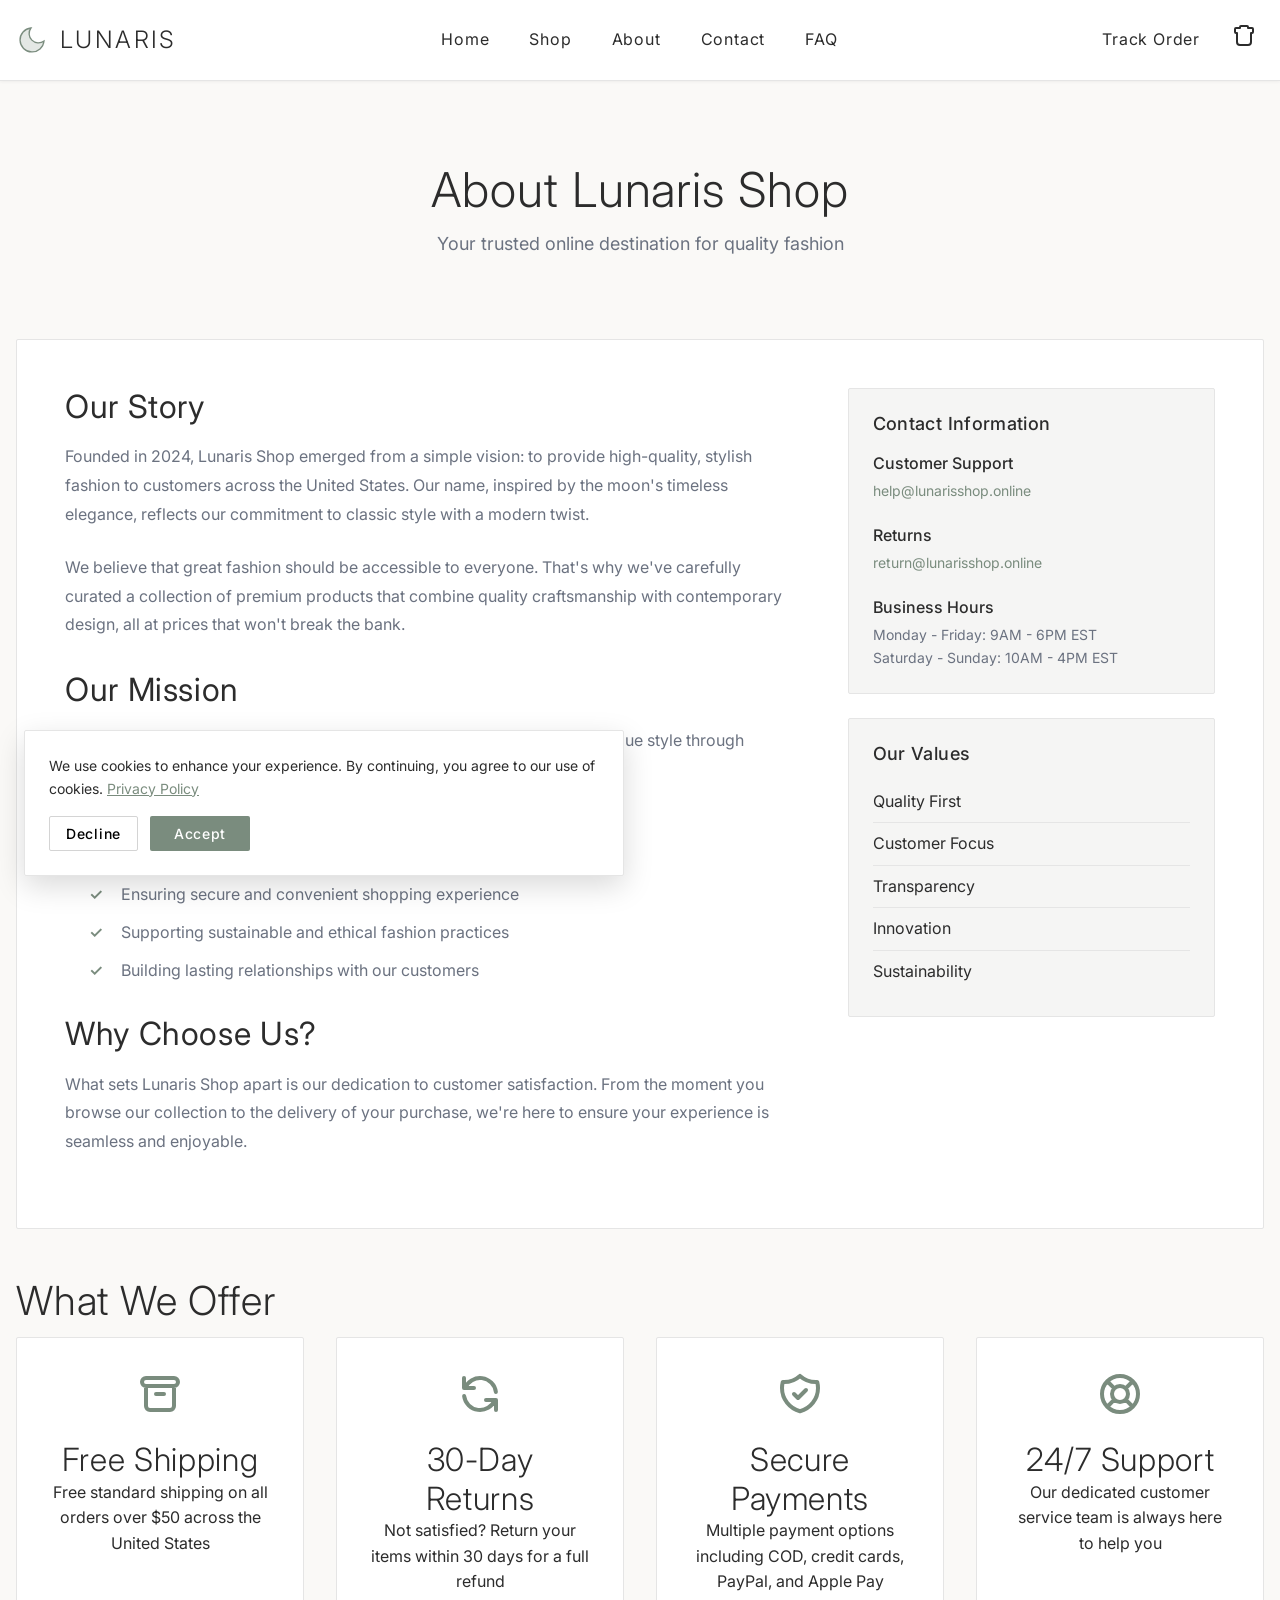
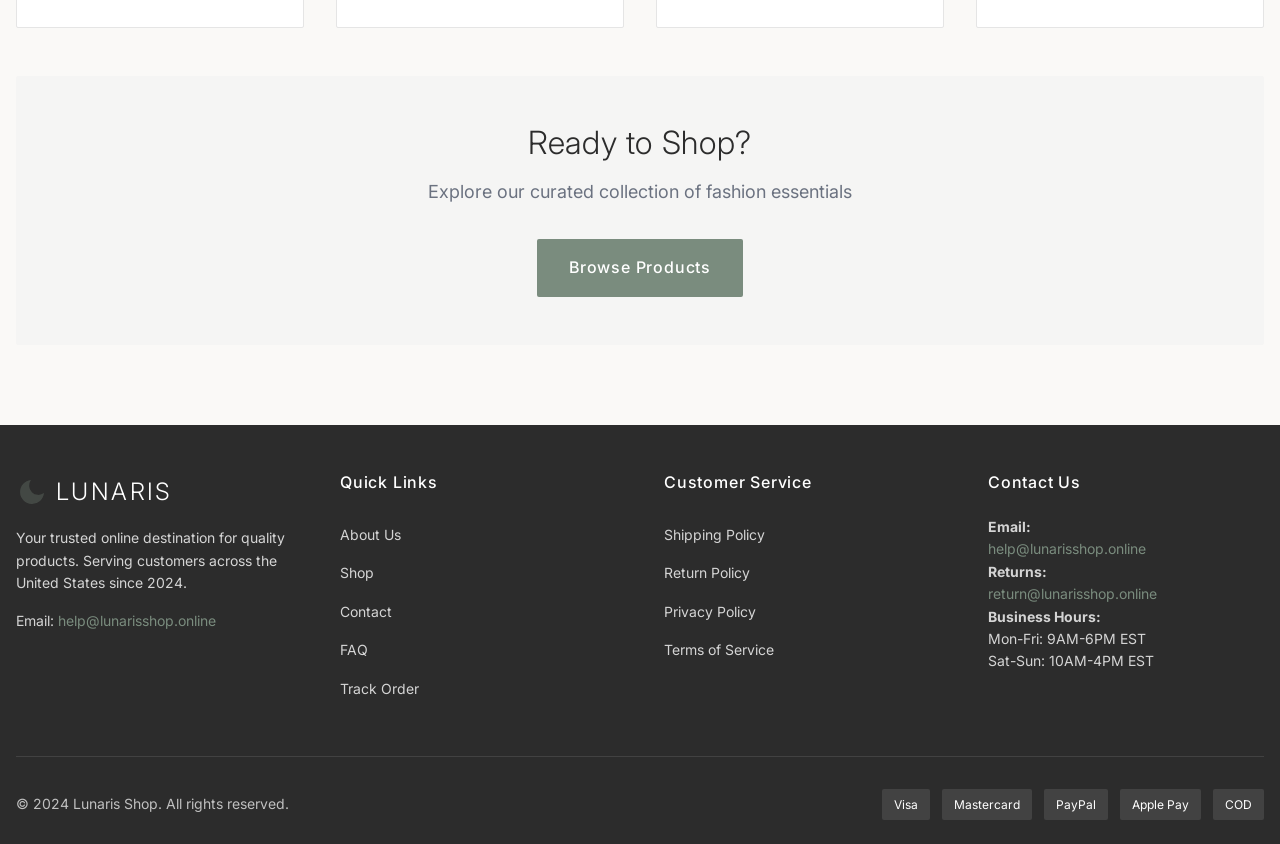
<file: about.html>
<!DOCTYPE html>
<html lang="en">
<head>
    <meta charset="UTF-8">
    <meta name="viewport" content="width=device-width, initial-scale=1.0">
    <meta name="description" content="Learn about Lunaris Shop - Your trusted online fashion destination">
    <title>About Us - Lunaris Shop</title>
    <link rel="stylesheet" href="css/styles.css">
    <link rel="stylesheet" href="css/theme.css">
    <link rel="stylesheet" href="css/pages.css">
    <link href="https://fonts.googleapis.com/css2?family=Inter:wght@300;400;500;600;700&display=swap" rel="stylesheet">
</head>
<body>
    <header id="main-header"></header>

    <main class="page-content">
        <div class="container">
            <!-- Page Header -->
            <div class="page-header">
                <h1 class="page-title">About Lunaris Shop</h1>
                <p class="page-subtitle">Your trusted online destination for quality fashion</p>
            </div>

            <!-- Main Content -->
            <div class="content-section">
                <div class="content-grid">
                    <div class="content-text">
                        <h2>Our Story</h2>
                        <p>Founded in 2024, Lunaris Shop emerged from a simple vision: to provide high-quality, stylish fashion to customers across the United States. Our name, inspired by the moon's timeless elegance, reflects our commitment to classic style with a modern twist.</p>
                        
                        <p>We believe that great fashion should be accessible to everyone. That's why we've carefully curated a collection of premium products that combine quality craftsmanship with contemporary design, all at prices that won't break the bank.</p>

                        <h2>Our Mission</h2>
                        <p>At Lunaris Shop, our mission is to empower individuals to express their unique style through carefully selected fashion pieces. We're committed to:</p>
                        <ul class="check-list">
                            <li>Providing exceptional quality products</li>
                            <li>Offering outstanding customer service</li>
                            <li>Ensuring secure and convenient shopping experience</li>
                            <li>Supporting sustainable and ethical fashion practices</li>
                            <li>Building lasting relationships with our customers</li>
                        </ul>

                        <h2>Why Choose Us?</h2>
                        <p>What sets Lunaris Shop apart is our dedication to customer satisfaction. From the moment you browse our collection to the delivery of your purchase, we're here to ensure your experience is seamless and enjoyable.</p>
                    </div>

                    <div class="content-sidebar">
                        <div class="info-card">
                            <h3>Contact Information</h3>
                            <div class="info-item">
                                <strong>Customer Support</strong>
                                <p><a href="mailto:help@lunarisshop.online">help@lunarisshop.online</a></p>
                            </div>
                            <div class="info-item">
                                <strong>Returns</strong>
                                <p><a href="mailto:return@lunarisshop.online">return@lunarisshop.online</a></p>
                            </div>
                            <div class="info-item">
                                <strong>Business Hours</strong>
                                <p>Monday - Friday: 9AM - 6PM EST<br>
                                Saturday - Sunday: 10AM - 4PM EST</p>
                            </div>
                        </div>

                        <div class="info-card">
                            <h3>Our Values</h3>
                            <ul class="values-list">
                                <li>Quality First</li>
                                <li>Customer Focus</li>
                                <li>Transparency</li>
                                <li>Innovation</li>
                                <li>Sustainability</li>
                            </ul>
                        </div>
                    </div>
                </div>
            </div>

            <!-- Features Section -->
            <div class="features-section">
                <h2 class="section-title">What We Offer</h2>
                <div class="features-grid">
                    <div class="feature-box">
                        <svg class="feature-icon" fill="none" stroke="currentColor" viewBox="0 0 24 24">
                            <path stroke-linecap="round" stroke-linejoin="round" stroke-width="2" d="M5 8h14M5 8a2 2 0 110-4h14a2 2 0 110 4M5 8v10a2 2 0 002 2h10a2 2 0 002-2V8m-9 4h4"></path>
                        </svg>
                        <h3>Free Shipping</h3>
                        <p>Free standard shipping on all orders over $50 across the United States</p>
                    </div>
                    <div class="feature-box">
                        <svg class="feature-icon" fill="none" stroke="currentColor" viewBox="0 0 24 24">
                            <path stroke-linecap="round" stroke-linejoin="round" stroke-width="2" d="M4 4v5h.582m15.356 2A8.001 8.001 0 004.582 9m0 0H9m11 11v-5h-.581m0 0a8.003 8.003 0 01-15.357-2m15.357 2H15"></path>
                        </svg>
                        <h3>30-Day Returns</h3>
                        <p>Not satisfied? Return your items within 30 days for a full refund</p>
                    </div>
                    <div class="feature-box">
                        <svg class="feature-icon" fill="none" stroke="currentColor" viewBox="0 0 24 24">
                            <path stroke-linecap="round" stroke-linejoin="round" stroke-width="2" d="M9 12l2 2 4-4m5.618-4.016A11.955 11.955 0 0112 2.944a11.955 11.955 0 01-8.618 3.04A12.02 12.02 0 003 9c0 5.591 3.824 10.29 9 11.622 5.176-1.332 9-6.03 9-11.622 0-1.042-.133-2.052-.382-3.016z"></path>
                        </svg>
                        <h3>Secure Payments</h3>
                        <p>Multiple payment options including COD, credit cards, PayPal, and Apple Pay</p>
                    </div>
                    <div class="feature-box">
                        <svg class="feature-icon" fill="none" stroke="currentColor" viewBox="0 0 24 24">
                            <path stroke-linecap="round" stroke-linejoin="round" stroke-width="2" d="M18.364 5.636l-3.536 3.536m0 5.656l3.536 3.536M9.172 9.172L5.636 5.636m3.536 9.192l-3.536 3.536M21 12a9 9 0 11-18 0 9 9 0 0118 0zm-5 0a4 4 0 11-8 0 4 4 0 018 0z"></path>
                        </svg>
                        <h3>24/7 Support</h3>
                        <p>Our dedicated customer service team is always here to help you</p>
                    </div>
                </div>
            </div>

            <!-- CTA Section -->
            <div class="cta-section">
                <h2>Ready to Shop?</h2>
                <p>Explore our curated collection of fashion essentials</p>
                <a href="shop.html" class="btn btn-primary">Browse Products</a>
            </div>
        </div>
    </main>

    <footer id="main-footer"></footer>

    <div id="cookie-consent" class="cookie-consent hidden">
        <div class="cookie-content">
            <p class="cookie-text">
                We use cookies to enhance your experience. By continuing, you agree to our use of cookies.
                <a href="privacy-policy.html" class="cookie-link">Privacy Policy</a>
            </p>
            <div class="cookie-buttons">
                <button class="btn btn-outline-sm" id="cookie-decline">Decline</button>
                <button class="btn btn-primary-sm" id="cookie-accept">Accept</button>
            </div>
        </div>
    </div>

    <button id="scroll-to-top" class="scroll-to-top hidden">
        <svg fill="none" stroke="currentColor" viewBox="0 0 24 24" class="scroll-icon">
            <path stroke-linecap="round" stroke-linejoin="round" stroke-width="2" d="M5 10l7-7m0 0l7 7m-7-7v18"></path>
        </svg>
    </button>

    <div id="toast-container" class="toast-container"></div>

    <script src="js/data/products.js"></script>
    <script src="js/cart.js"></script>
    <script src="js/components.js"></script>
    <script src="js/main.js"></script>
</body>
</html>
</file>
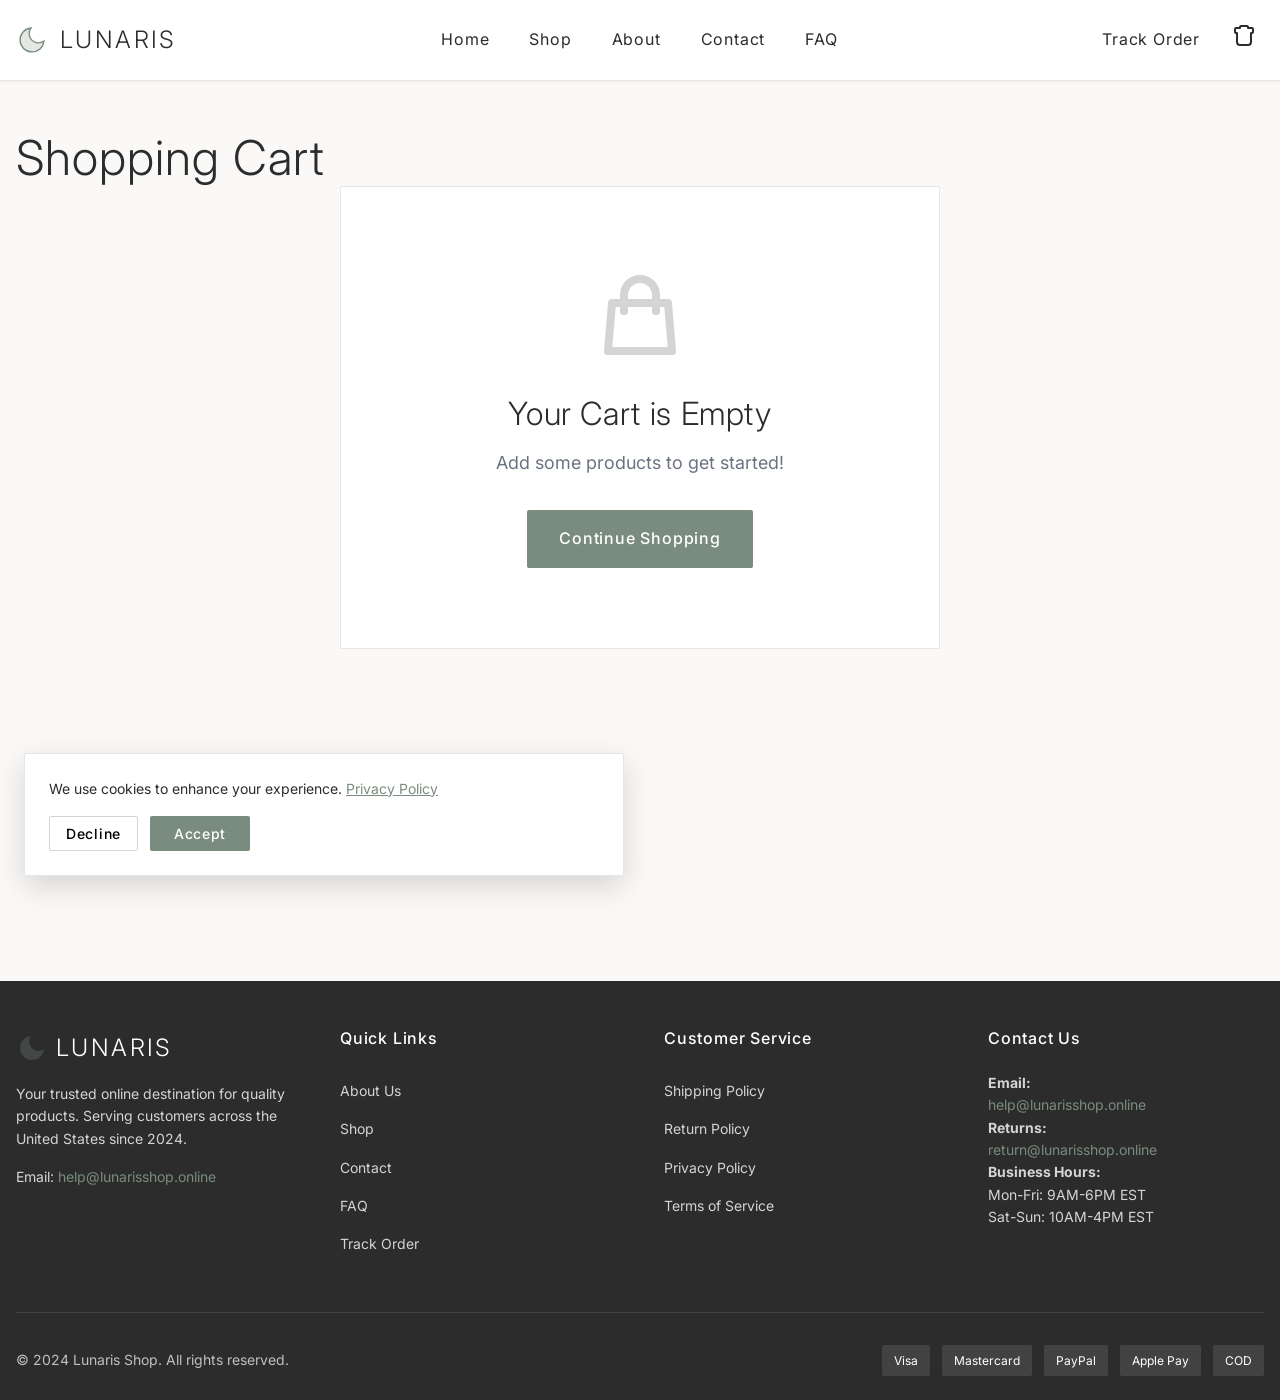
<file: cart.html>
<!DOCTYPE html>
<html lang="en">
<head>
    <meta charset="UTF-8">
    <meta name="viewport" content="width=device-width, initial-scale=1.0">
    <title>Shopping Cart - Lunaris Shop</title>
    <link rel="stylesheet" href="css/styles.css">
    <link rel="stylesheet" href="css/theme.css">
    <link rel="stylesheet" href="css/cart.css">
    <link href="https://fonts.googleapis.com/css2?family=Inter:wght@300;400;500;600;700&display=swap" rel="stylesheet">
</head>
<body>
    <header id="main-header"></header>

    <main class="cart-page">
        <div class="container">
            <h1 class="page-title">Shopping Cart</h1>
            
            <div id="empty-cart" class="empty-cart hidden">
                <svg class="empty-icon" viewBox="0 0 24 24" fill="none" stroke="currentColor">
                    <path stroke-linecap="round" stroke-linejoin="round" stroke-width="2" d="M16 11V7a4 4 0 00-8 0v4M5 9h14l1 12H4L5 9z"></path>
                </svg>
                <h2>Your Cart is Empty</h2>
                <p>Add some products to get started!</p>
                <a href="shop.html" class="btn btn-primary">Continue Shopping</a>
            </div>

            <div id="cart-content" class="cart-layout">
                <!-- Cart Items -->
                <div class="cart-items">
                    <div id="cart-items-list" class="cart-list"></div>
                    <a href="shop.html" class="continue-shopping">← Continue Shopping</a>
                </div>

                <!-- Order Summary -->
                <div class="order-summary-container">
                    <div class="order-summary">
                        <h2>Order Summary</h2>
                        <div class="summary-row">
                            <span>Subtotal</span>
                            <span id="subtotal">$0.00</span>
                        </div>
                        <div class="summary-row">
                            <span>Shipping</span>
                            <span id="shipping">$0.00</span>
                        </div>
                        <div id="shipping-message" class="shipping-message"></div>
                        <div class="summary-row total-row">
                            <span>Total</span>
                            <span id="total">$0.00</span>
                        </div>
                        <a href="checkout.html" class="btn btn-primary checkout-btn">Proceed to Checkout</a>
                        
                        <div class="payment-methods-box">
                            <h3>We Accept</h3>
                            <div class="payment-methods">
                                <span class="payment-badge">Visa</span>
                                <span class="payment-badge">Mastercard</span>
                                <span class="payment-badge">PayPal</span>
                                <span class="payment-badge">Apple Pay</span>
                                <span class="payment-badge">COD</span>
                            </div>
                        </div>
                    </div>
                </div>
            </div>
        </div>
    </main>

    <footer id="main-footer"></footer>
    <div id="cookie-consent" class="cookie-consent hidden">
        <div class="cookie-content">
            <p class="cookie-text">We use cookies to enhance your experience. <a href="privacy-policy.html" class="cookie-link">Privacy Policy</a></p>
            <div class="cookie-buttons">
                <button class="btn btn-outline-sm" id="cookie-decline">Decline</button>
                <button class="btn btn-primary-sm" id="cookie-accept">Accept</button>
            </div>
        </div>
    </div>
    <button id="scroll-to-top" class="scroll-to-top hidden">
        <svg fill="none" stroke="currentColor" viewBox="0 0 24 24" class="scroll-icon">
            <path stroke-linecap="round" stroke-linejoin="round" stroke-width="2" d="M5 10l7-7m0 0l7 7m-7-7v18"></path>
        </svg>
    </button>
    <div id="toast-container" class="toast-container"></div>

    <script src="js/data/products.js"></script>
    <script src="js/cart.js"></script>
    <script src="js/components.js"></script>
    <script src="js/main.js"></script>
    <script src="js/cart-page.js"></script>
</body>
</html>
</file>
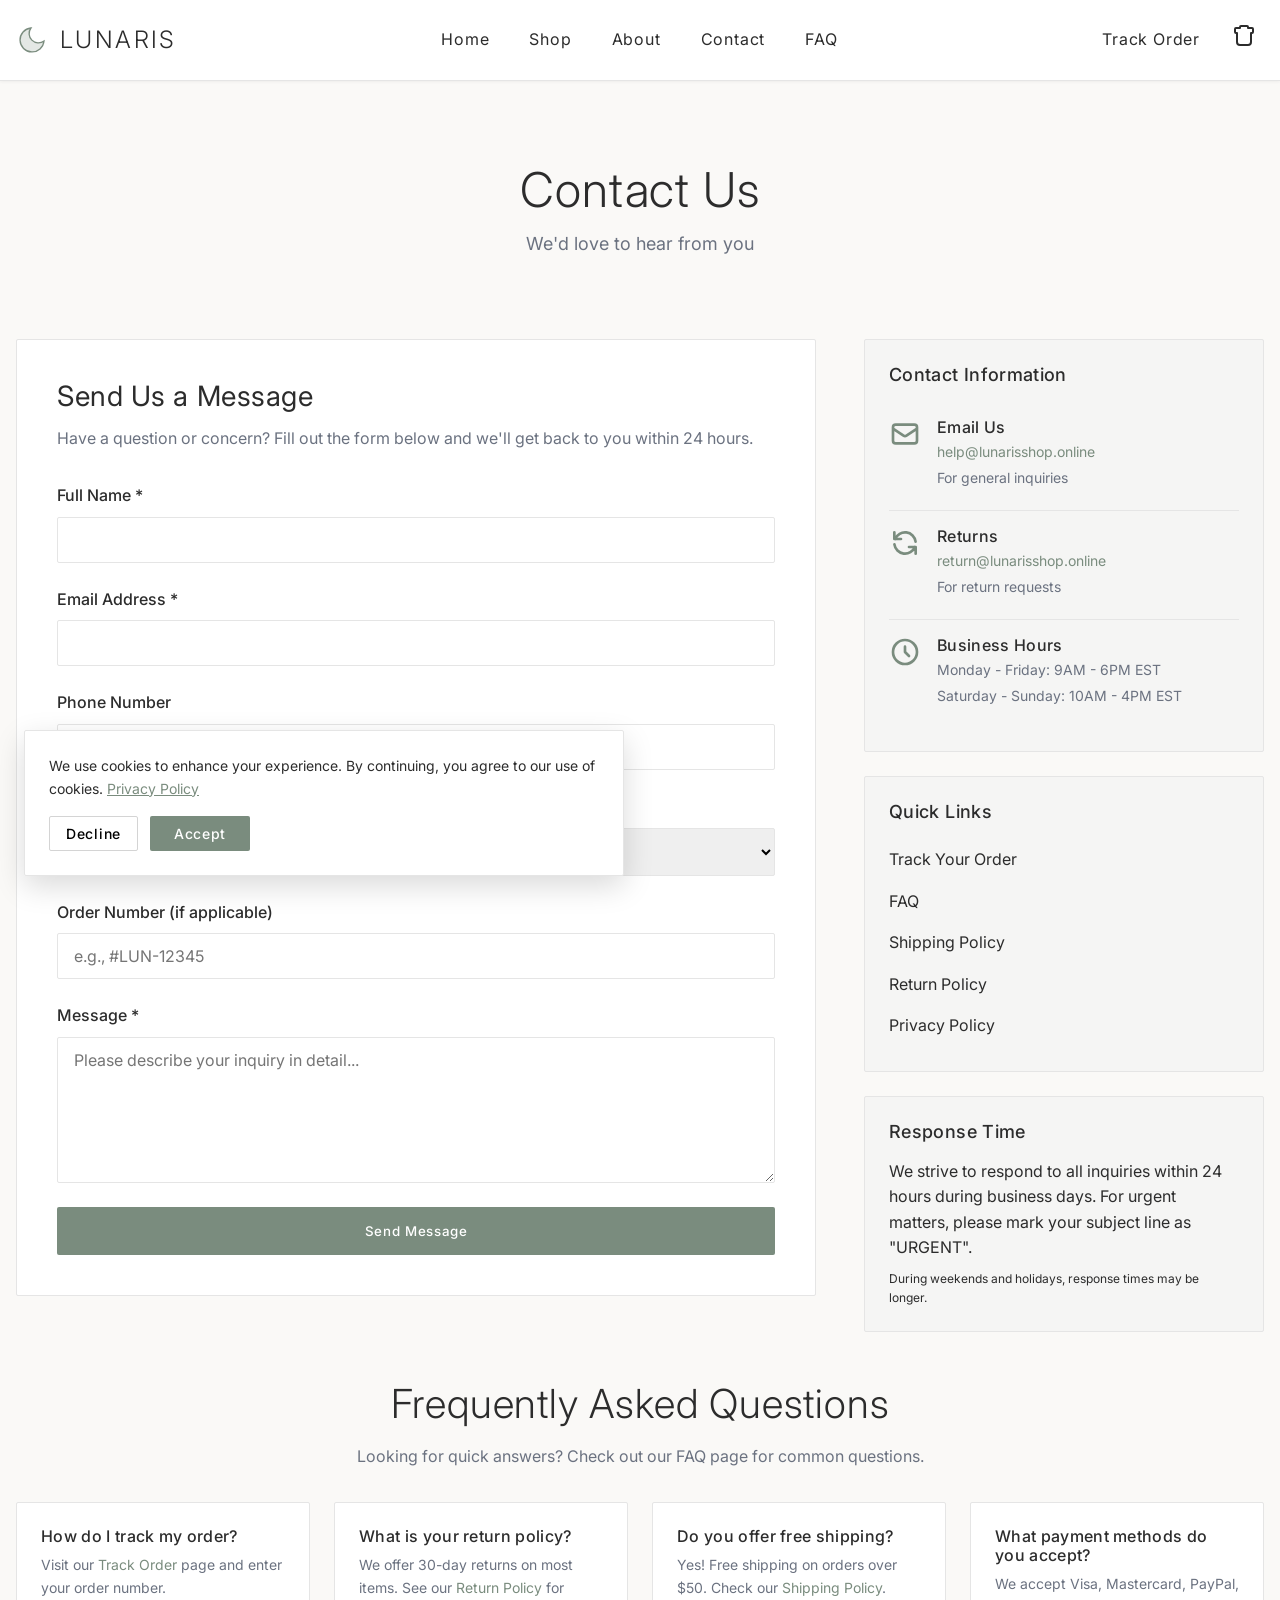
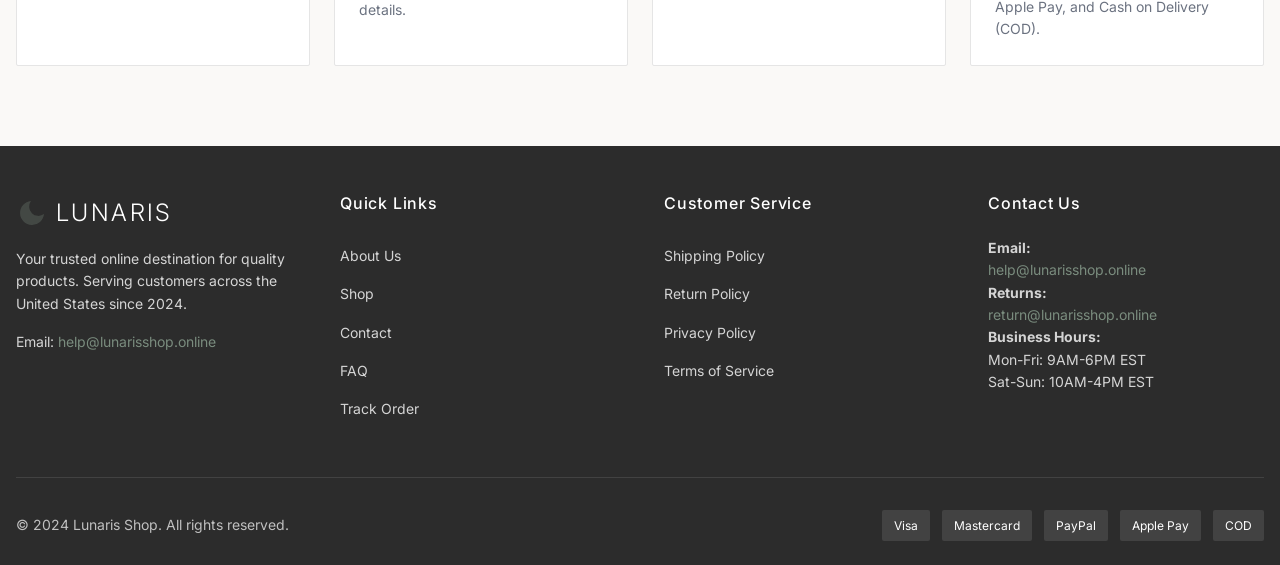
<file: contact.html>
<!DOCTYPE html>
<html lang="en">
<head>
    <meta charset="UTF-8">
    <meta name="viewport" content="width=device-width, initial-scale=1.0">
    <meta name="description" content="Contact Lunaris Shop - We're here to help">
    <title>Contact Us - Lunaris Shop</title>
    <link rel="stylesheet" href="css/styles.css">
    <link rel="stylesheet" href="css/theme.css">
    <link rel="stylesheet" href="css/pages.css">
    <link href="https://fonts.googleapis.com/css2?family=Inter:wght@300;400;500;600;700&display=swap" rel="stylesheet">
</head>
<body>
    <header id="main-header"></header>

    <main class="page-content">
        <div class="container">
            <!-- Page Header -->
            <div class="page-header">
                <h1 class="page-title">Contact Us</h1>
                <p class="page-subtitle">We'd love to hear from you</p>
            </div>

            <!-- Contact Layout -->
            <div class="contact-layout">
                <!-- Contact Form -->
                <div class="contact-form-section">
                    <div class="form-card">
                        <h2>Send Us a Message</h2>
                        <p class="form-description">Have a question or concern? Fill out the form below and we'll get back to you within 24 hours.</p>
                        
                        <form id="contact-form" class="contact-form">
                            <div class="form-group">
                                <label for="name">Full Name *</label>
                                <input type="text" id="name" name="name" required class="form-input">
                            </div>

                            <div class="form-group">
                                <label for="email">Email Address *</label>
                                <input type="email" id="email" name="email" required class="form-input">
                            </div>

                            <div class="form-group">
                                <label for="phone">Phone Number</label>
                                <input type="tel" id="phone" name="phone" class="form-input">
                            </div>

                            <div class="form-group">
                                <label for="subject">Subject *</label>
                                <select id="subject" name="subject" required class="form-input">
                                    <option value="">Select a subject</option>
                                    <option value="order">Order Inquiry</option>
                                    <option value="product">Product Question</option>
                                    <option value="return">Return/Exchange</option>
                                    <option value="shipping">Shipping Question</option>
                                    <option value="technical">Technical Issue</option>
                                    <option value="feedback">Feedback</option>
                                    <option value="other">Other</option>
                                </select>
                            </div>

                            <div class="form-group">
                                <label for="order-number">Order Number (if applicable)</label>
                                <input type="text" id="order-number" name="order-number" class="form-input" placeholder="e.g., #LUN-12345">
                            </div>

                            <div class="form-group">
                                <label for="message">Message *</label>
                                <textarea id="message" name="message" required class="form-textarea" rows="6" placeholder="Please describe your inquiry in detail..."></textarea>
                            </div>

                            <button type="submit" class="btn btn-primary form-submit">Send Message</button>
                        </form>
                    </div>
                </div>

                <!-- Contact Information -->
                <div class="contact-info-section">
                    <div class="info-card">
                        <h3>Contact Information</h3>
                        
                        <div class="contact-method">
                            <svg class="contact-icon" fill="none" stroke="currentColor" viewBox="0 0 24 24">
                                <path stroke-linecap="round" stroke-linejoin="round" stroke-width="2" d="M3 8l7.89 5.26a2 2 0 002.22 0L21 8M5 19h14a2 2 0 002-2V7a2 2 0 00-2-2H5a2 2 0 00-2 2v10a2 2 0 002 2z"></path>
                            </svg>
                            <div>
                                <h4>Email Us</h4>
                                <p><a href="mailto:help@lunarisshop.online">help@lunarisshop.online</a></p>
                                <p class="text-small">For general inquiries</p>
                            </div>
                        </div>

                        <div class="contact-method">
                            <svg class="contact-icon" fill="none" stroke="currentColor" viewBox="0 0 24 24">
                                <path stroke-linecap="round" stroke-linejoin="round" stroke-width="2" d="M4 4v5h.582m15.356 2A8.001 8.001 0 004.582 9m0 0H9m11 11v-5h-.581m0 0a8.003 8.003 0 01-15.357-2m15.357 2H15"></path>
                            </svg>
                            <div>
                                <h4>Returns</h4>
                                <p><a href="mailto:return@lunarisshop.online">return@lunarisshop.online</a></p>
                                <p class="text-small">For return requests</p>
                            </div>
                        </div>

                        <div class="contact-method">
                            <svg class="contact-icon" fill="none" stroke="currentColor" viewBox="0 0 24 24">
                                <path stroke-linecap="round" stroke-linejoin="round" stroke-width="2" d="M12 8v4l3 3m6-3a9 9 0 11-18 0 9 9 0 0118 0z"></path>
                            </svg>
                            <div>
                                <h4>Business Hours</h4>
                                <p>Monday - Friday: 9AM - 6PM EST</p>
                                <p>Saturday - Sunday: 10AM - 4PM EST</p>
                            </div>
                        </div>
                    </div>

                    <div class="info-card">
                        <h3>Quick Links</h3>
                        <ul class="quick-links">
                            <li><a href="track-order.html">Track Your Order</a></li>
                            <li><a href="faq.html">FAQ</a></li>
                            <li><a href="shipping-policy.html">Shipping Policy</a></li>
                            <li><a href="return-policy.html">Return Policy</a></li>
                            <li><a href="privacy-policy.html">Privacy Policy</a></li>
                        </ul>
                    </div>

                    <div class="info-card">
                        <h3>Response Time</h3>
                        <p>We strive to respond to all inquiries within 24 hours during business days. For urgent matters, please mark your subject line as "URGENT".</p>
                        <p class="text-small mt-2">During weekends and holidays, response times may be longer.</p>
                    </div>
                </div>
            </div>

            <!-- FAQ Quick Access -->
            <div class="faq-quick-section">
                <h2>Frequently Asked Questions</h2>
                <p>Looking for quick answers? Check out our FAQ page for common questions.</p>
                <div class="faq-grid">
                    <div class="faq-quick-card">
                        <h4>How do I track my order?</h4>
                        <p>Visit our <a href="track-order.html">Track Order</a> page and enter your order number.</p>
                    </div>
                    <div class="faq-quick-card">
                        <h4>What is your return policy?</h4>
                        <p>We offer 30-day returns on most items. See our <a href="return-policy.html">Return Policy</a> for details.</p>
                    </div>
                    <div class="faq-quick-card">
                        <h4>Do you offer free shipping?</h4>
                        <p>Yes! Free shipping on orders over $50. Check our <a href="shipping-policy.html">Shipping Policy</a>.</p>
                    </div>
                    <div class="faq-quick-card">
                        <h4>What payment methods do you accept?</h4>
                        <p>We accept Visa, Mastercard, PayPal, Apple Pay, and Cash on Delivery (COD).</p>
                    </div>
                </div>
            </div>
        </div>
    </main>

    <footer id="main-footer"></footer>

    <div id="cookie-consent" class="cookie-consent hidden">
        <div class="cookie-content">
            <p class="cookie-text">
                We use cookies to enhance your experience. By continuing, you agree to our use of cookies.
                <a href="privacy-policy.html" class="cookie-link">Privacy Policy</a>
            </p>
            <div class="cookie-buttons">
                <button class="btn btn-outline-sm" id="cookie-decline">Decline</button>
                <button class="btn btn-primary-sm" id="cookie-accept">Accept</button>
            </div>
        </div>
    </div>

    <button id="scroll-to-top" class="scroll-to-top hidden">
        <svg fill="none" stroke="currentColor" viewBox="0 0 24 24" class="scroll-icon">
            <path stroke-linecap="round" stroke-linejoin="round" stroke-width="2" d="M5 10l7-7m0 0l7 7m-7-7v18"></path>
        </svg>
    </button>

    <div id="toast-container" class="toast-container"></div>

    <script src="js/data/products.js"></script>
    <script src="js/cart.js"></script>
    <script src="js/components.js"></script>
    <script src="js/main.js"></script>
    <script src="js/contact.js"></script>
</body>
</html>
</file>
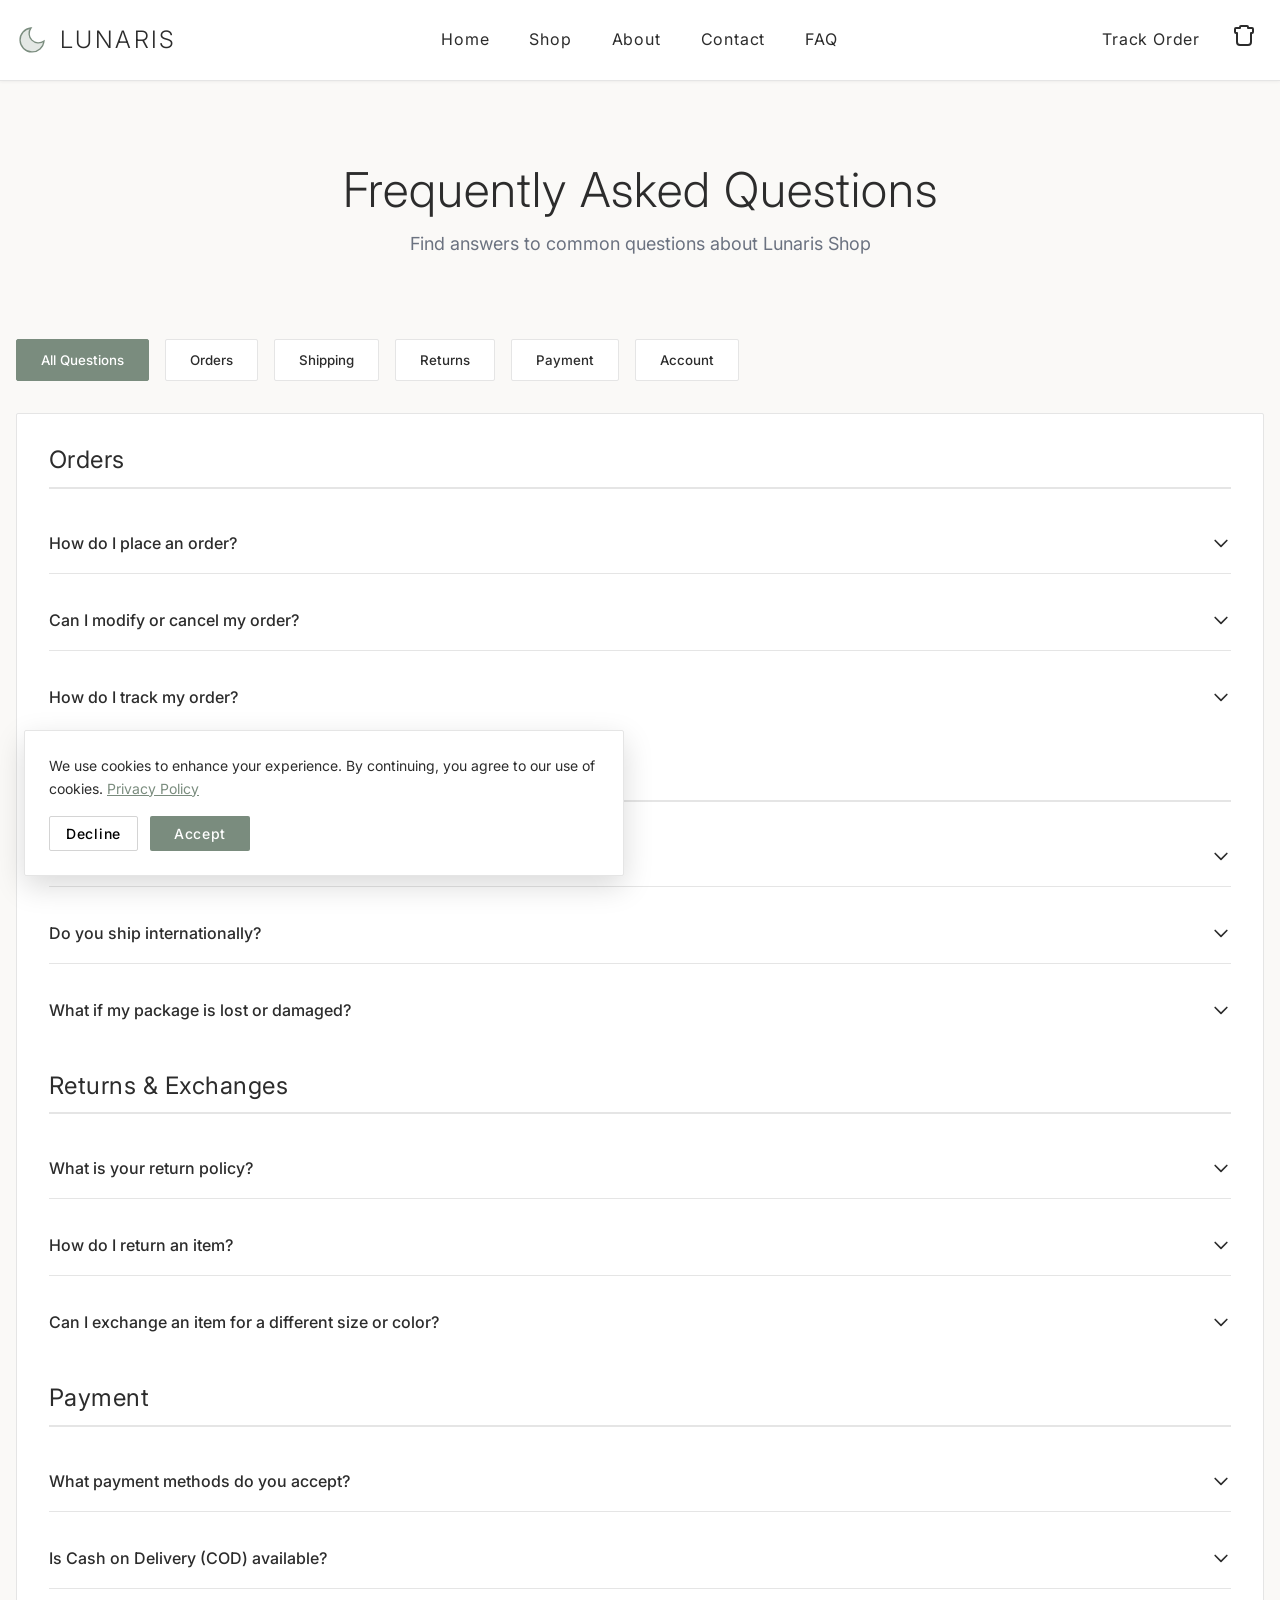
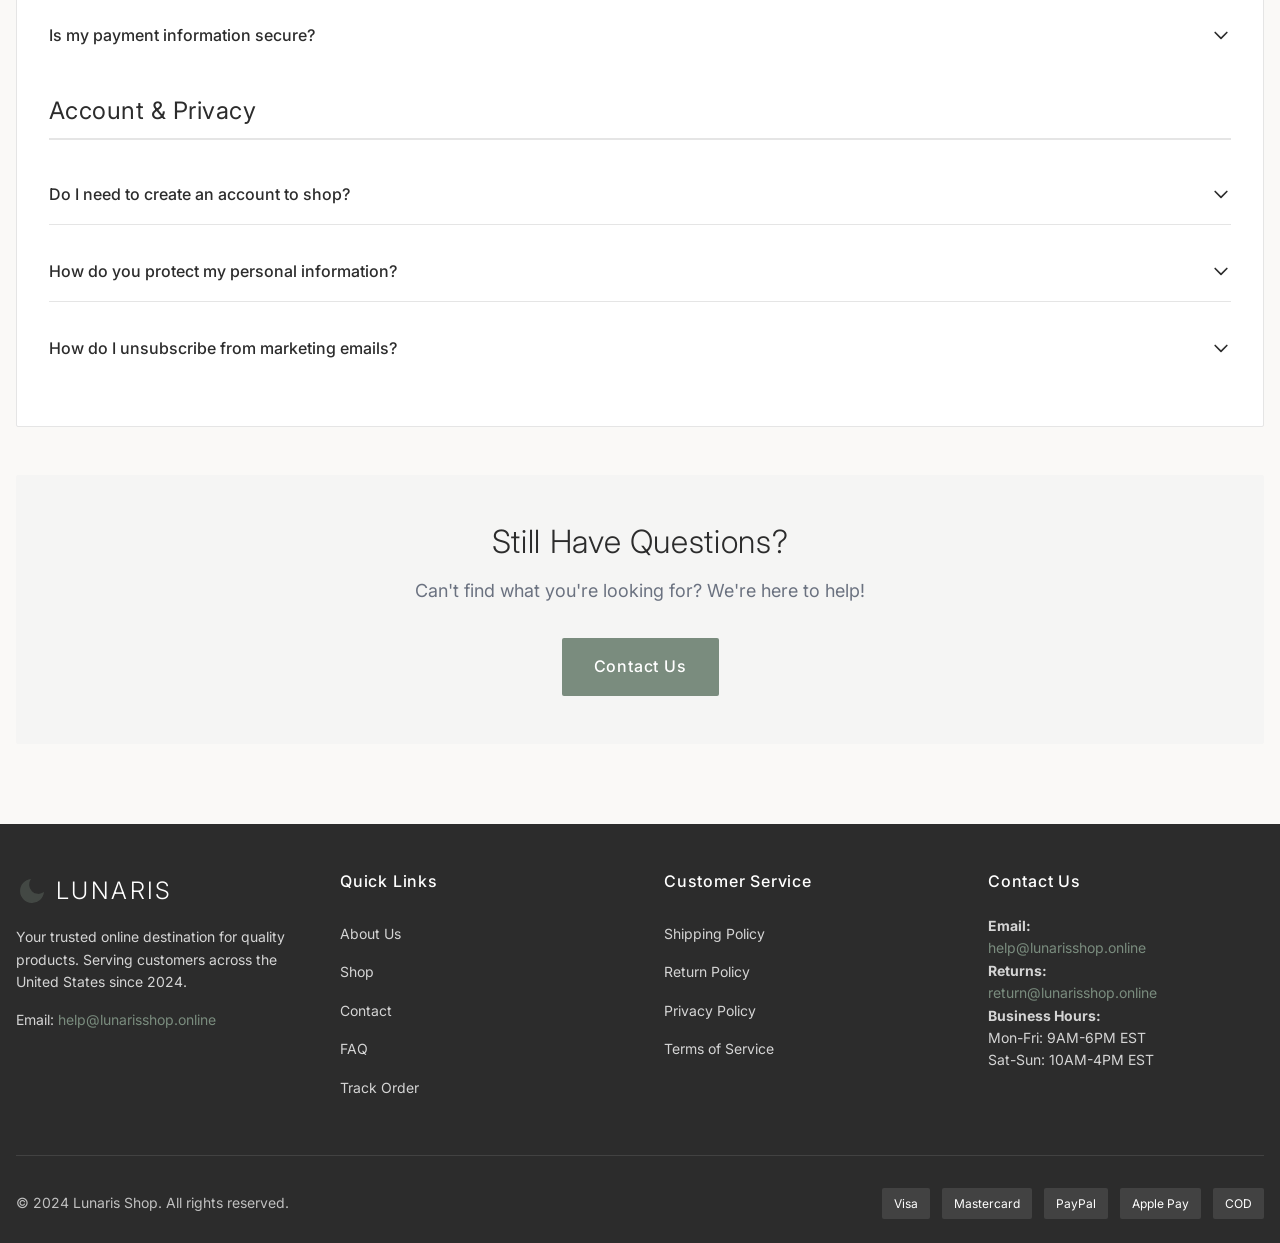
<file: faq.html>
<!DOCTYPE html>
<html lang="en">
<head>
    <meta charset="UTF-8">
    <meta name="viewport" content="width=device-width, initial-scale=1.0">
    <meta name="description" content="Frequently Asked Questions - Lunaris Shop">
    <title>FAQ - Lunaris Shop</title>
    <link rel="stylesheet" href="css/styles.css">
    <link rel="stylesheet" href="css/theme.css">
    <link rel="stylesheet" href="css/pages.css">
    <link href="https://fonts.googleapis.com/css2?family=Inter:wght@300;400;500;600;700&display=swap" rel="stylesheet">
</head>
<body>
    <header id="main-header"></header>

    <main class="page-content">
        <div class="container">
            <!-- Page Header -->
            <div class="page-header">
                <h1 class="page-title">Frequently Asked Questions</h1>
                <p class="page-subtitle">Find answers to common questions about Lunaris Shop</p>
            </div>

            <!-- FAQ Categories -->
            <div class="faq-categories">
                <button class="faq-category-btn active" data-category="all">All Questions</button>
                <button class="faq-category-btn" data-category="orders">Orders</button>
                <button class="faq-category-btn" data-category="shipping">Shipping</button>
                <button class="faq-category-btn" data-category="returns">Returns</button>
                <button class="faq-category-btn" data-category="payment">Payment</button>
                <button class="faq-category-btn" data-category="account">Account</button>
            </div>

            <!-- FAQ Content -->
            <div class="faq-content">
                <!-- Orders -->
                <div class="faq-section" data-category="orders">
                    <h2 class="faq-section-title">Orders</h2>
                    
                    <div class="faq-item">
                        <button class="faq-question">
                            <span>How do I place an order?</span>
                            <svg class="faq-icon" fill="none" stroke="currentColor" viewBox="0 0 24 24">
                                <path stroke-linecap="round" stroke-linejoin="round" stroke-width="2" d="M19 9l-7 7-7-7"></path>
                            </svg>
                        </button>
                        <div class="faq-answer">
                            <p>To place an order on Lunaris Shop:</p>
                            <ol>
                                <li>Browse our products and click "Add to Cart" on items you want</li>
                                <li>Click the cart icon in the header to review your items</li>
                                <li>Click "Proceed to Checkout"</li>
                                <li>Fill in your shipping and payment information</li>
                                <li>Review your order and click "Place Order"</li>
                                <li>You'll receive an order confirmation email immediately</li>
                            </ol>
                        </div>
                    </div>

                    <div class="faq-item">
                        <button class="faq-question">
                            <span>Can I modify or cancel my order?</span>
                            <svg class="faq-icon" fill="none" stroke="currentColor" viewBox="0 0 24 24">
                                <path stroke-linecap="round" stroke-linejoin="round" stroke-width="2" d="M19 9l-7 7-7-7"></path>
                            </svg>
                        </button>
                        <div class="faq-answer">
                            <p>Orders can be modified or cancelled within 2 hours of placement. Please contact us immediately at <a href="mailto:help@lunarisshop.online">help@lunarisshop.online</a> with your order number. After this window, orders are processed for shipping and cannot be changed.</p>
                        </div>
                    </div>

                    <div class="faq-item">
                        <button class="faq-question">
                            <span>How do I track my order?</span>
                            <svg class="faq-icon" fill="none" stroke="currentColor" viewBox="0 0 24 24">
                                <path stroke-linecap="round" stroke-linejoin="round" stroke-width="2" d="M19 9l-7 7-7-7"></path>
                            </svg>
                        </button>
                        <div class="faq-answer">
                            <p>You can track your order by:</p>
                            <ul>
                                <li>Visiting our <a href="track-order.html">Track Order</a> page and entering your order number</li>
                                <li>Clicking the tracking link in your shipping confirmation email</li>
                                <li>Contacting our support team at <a href="mailto:help@lunarisshop.online">help@lunarisshop.online</a></li>
                            </ul>
                        </div>
                    </div>
                </div>

                <!-- Shipping -->
                <div class="faq-section" data-category="shipping">
                    <h2 class="faq-section-title">Shipping</h2>
                    
                    <div class="faq-item">
                        <button class="faq-question">
                            <span>What are your shipping rates and delivery times?</span>
                            <svg class="faq-icon" fill="none" stroke="currentColor" viewBox="0 0 24 24">
                                <path stroke-linecap="round" stroke-linejoin="round" stroke-width="2" d="M19 9l-7 7-7-7"></path>
                            </svg>
                        </button>
                        <div class="faq-answer">
                            <p><strong>Standard Shipping (Free on orders over $50):</strong></p>
                            <ul>
                                <li>Delivery: 3-7 business days</li>
                                <li>Cost: $4.99 for orders under $50</li>
                            </ul>
                            <p><strong>Express Shipping:</strong></p>
                            <ul>
                                <li>Delivery: 2-3 business days</li>
                                <li>Cost: $14.99</li>
                            </ul>
                            <p>All orders are shipped from our facilities across the United States.</p>
                        </div>
                    </div>

                    <div class="faq-item">
                        <button class="faq-question">
                            <span>Do you ship internationally?</span>
                            <svg class="faq-icon" fill="none" stroke="currentColor" viewBox="0 0 24 24">
                                <path stroke-linecap="round" stroke-linejoin="round" stroke-width="2" d="M19 9l-7 7-7-7"></path>
                            </svg>
                        </button>
                        <div class="faq-answer">
                            <p>Currently, we only ship within the United States and its territories. We're working on expanding our shipping options and hope to offer international shipping soon!</p>
                        </div>
                    </div>

                    <div class="faq-item">
                        <button class="faq-question">
                            <span>What if my package is lost or damaged?</span>
                            <svg class="faq-icon" fill="none" stroke="currentColor" viewBox="0 0 24 24">
                                <path stroke-linecap="round" stroke-linejoin="round" stroke-width="2" d="M19 9l-7 7-7-7"></path>
                            </svg>
                        </button>
                        <div class="faq-answer">
                            <p>We take full responsibility for lost or damaged packages. If your order arrives damaged or doesn't arrive at all, please contact us at <a href="mailto:help@lunarisshop.online">help@lunarisshop.online</a> within 48 hours of expected delivery. We'll send a replacement or issue a full refund immediately.</p>
                        </div>
                    </div>
                </div>

                <!-- Returns -->
                <div class="faq-section" data-category="returns">
                    <h2 class="faq-section-title">Returns & Exchanges</h2>
                    
                    <div class="faq-item">
                        <button class="faq-question">
                            <span>What is your return policy?</span>
                            <svg class="faq-icon" fill="none" stroke="currentColor" viewBox="0 0 24 24">
                                <path stroke-linecap="round" stroke-linejoin="round" stroke-width="2" d="M19 9l-7 7-7-7"></path>
                            </svg>
                        </button>
                        <div class="faq-answer">
                            <p>We offer a 30-day money-back guarantee on all products. Items must be:</p>
                            <ul>
                                <li>Returned within 30 days of delivery</li>
                                <li>In original condition with tags attached</li>
                                <li>Unworn and unwashed</li>
                                <li>In original packaging</li>
                            </ul>
                            <p>For full details, see our <a href="return-policy.html">Return Policy</a> page.</p>
                        </div>
                    </div>

                    <div class="faq-item">
                        <button class="faq-question">
                            <span>How do I return an item?</span>
                            <svg class="faq-icon" fill="none" stroke="currentColor" viewBox="0 0 24 24">
                                <path stroke-linecap="round" stroke-linejoin="round" stroke-width="2" d="M19 9l-7 7-7-7"></path>
                            </svg>
                        </button>
                        <div class="faq-answer">
                            <p>To return an item:</p>
                            <ol>
                                <li>Email <a href="mailto:return@lunarisshop.online">return@lunarisshop.online</a> with your order number</li>
                                <li>We'll send you a prepaid return label within 24 hours</li>
                                <li>Pack the item securely in its original packaging</li>
                                <li>Attach the return label and drop off at any authorized carrier</li>
                                <li>You'll receive your refund within 5-7 business days after we receive the item</li>
                            </ol>
                        </div>
                    </div>

                    <div class="faq-item">
                        <button class="faq-question">
                            <span>Can I exchange an item for a different size or color?</span>
                            <svg class="faq-icon" fill="none" stroke="currentColor" viewBox="0 0 24 24">
                                <path stroke-linecap="round" stroke-linejoin="round" stroke-width="2" d="M19 9l-7 7-7-7"></path>
                            </svg>
                        </button>
                        <div class="faq-answer">
                            <p>Yes! We offer free exchanges for different sizes or colors. Contact us at <a href="mailto:return@lunarisshop.online">return@lunarisshop.online</a> and we'll arrange the exchange for you. The replacement item will ship as soon as we receive your return.</p>
                        </div>
                    </div>
                </div>

                <!-- Payment -->
                <div class="faq-section" data-category="payment">
                    <h2 class="faq-section-title">Payment</h2>
                    
                    <div class="faq-item">
                        <button class="faq-question">
                            <span>What payment methods do you accept?</span>
                            <svg class="faq-icon" fill="none" stroke="currentColor" viewBox="0 0 24 24">
                                <path stroke-linecap="round" stroke-linejoin="round" stroke-width="2" d="M19 9l-7 7-7-7"></path>
                            </svg>
                        </button>
                        <div class="faq-answer">
                            <p>We accept the following payment methods:</p>
                            <ul>
                                <li>Visa, Mastercard, American Express, Discover</li>
                                <li>PayPal</li>
                                <li>Apple Pay</li>
                                <li>Google Pay</li>
                                <li>Cash on Delivery (COD) - Available after entering shipping address</li>
                            </ul>
                            <p>All transactions are encrypted and secure.</p>
                        </div>
                    </div>

                    <div class="faq-item">
                        <button class="faq-question">
                            <span>Is Cash on Delivery (COD) available?</span>
                            <svg class="faq-icon" fill="none" stroke="currentColor" viewBox="0 0 24 24">
                                <path stroke-linecap="round" stroke-linejoin="round" stroke-width="2" d="M19 9l-7 7-7-7"></path>
                            </svg>
                        </button>
                        <div class="faq-answer">
                            <p>Yes, we offer Cash on Delivery for select locations. The COD option will appear during checkout after you enter your shipping address. If available, you can choose to pay in cash when your order is delivered.</p>
                        </div>
                    </div>

                    <div class="faq-item">
                        <button class="faq-question">
                            <span>Is my payment information secure?</span>
                            <svg class="faq-icon" fill="none" stroke="currentColor" viewBox="0 0 24 24">
                                <path stroke-linecap="round" stroke-linejoin="round" stroke-width="2" d="M19 9l-7 7-7-7"></path>
                            </svg>
                        </button>
                        <div class="faq-answer">
                            <p>Absolutely! We use industry-standard SSL encryption to protect all payment transactions. We never store your full credit card information on our servers. All payments are processed through secure, PCI-compliant payment gateways.</p>
                        </div>
                    </div>
                </div>

                <!-- Account -->
                <div class="faq-section" data-category="account">
                    <h2 class="faq-section-title">Account & Privacy</h2>
                    
                    <div class="faq-item">
                        <button class="faq-question">
                            <span>Do I need to create an account to shop?</span>
                            <svg class="faq-icon" fill="none" stroke="currentColor" viewBox="0 0 24 24">
                                <path stroke-linecap="round" stroke-linejoin="round" stroke-width="2" d="M19 9l-7 7-7-7"></path>
                            </svg>
                        </button>
                        <div class="faq-answer">
                            <p>No, you can checkout as a guest. However, creating an account allows you to track orders, save addresses, view order history, and enjoy a faster checkout experience.</p>
                        </div>
                    </div>

                    <div class="faq-item">
                        <button class="faq-question">
                            <span>How do you protect my personal information?</span>
                            <svg class="faq-icon" fill="none" stroke="currentColor" viewBox="0 0 24 24">
                                <path stroke-linecap="round" stroke-linejoin="round" stroke-width="2" d="M19 9l-7 7-7-7"></path>
                            </svg>
                        </button>
                        <div class="faq-answer">
                            <p>We take your privacy seriously. We never sell or share your personal information with third parties. All data is encrypted and stored securely. For more information, please read our <a href="privacy-policy.html">Privacy Policy</a>.</p>
                        </div>
                    </div>

                    <div class="faq-item">
                        <button class="faq-question">
                            <span>How do I unsubscribe from marketing emails?</span>
                            <svg class="faq-icon" fill="none" stroke="currentColor" viewBox="0 0 24 24">
                                <path stroke-linecap="round" stroke-linejoin="round" stroke-width="2" d="M19 9l-7 7-7-7"></path>
                            </svg>
                        </button>
                        <div class="faq-answer">
                            <p>You can unsubscribe from marketing emails at any time by clicking the "Unsubscribe" link at the bottom of any promotional email. You'll still receive important order-related emails (confirmations, shipping updates, etc.).</p>
                        </div>
                    </div>
                </div>
            </div>

            <!-- Still Have Questions -->
            <div class="cta-section">
                <h2>Still Have Questions?</h2>
                <p>Can't find what you're looking for? We're here to help!</p>
                <a href="contact.html" class="btn btn-primary">Contact Us</a>
            </div>
        </div>
    </main>

    <footer id="main-footer"></footer>

    <div id="cookie-consent" class="cookie-consent hidden">
        <div class="cookie-content">
            <p class="cookie-text">
                We use cookies to enhance your experience. By continuing, you agree to our use of cookies.
                <a href="privacy-policy.html" class="cookie-link">Privacy Policy</a>
            </p>
            <div class="cookie-buttons">
                <button class="btn btn-outline-sm" id="cookie-decline">Decline</button>
                <button class="btn btn-primary-sm" id="cookie-accept">Accept</button>
            </div>
        </div>
    </div>

    <button id="scroll-to-top" class="scroll-to-top hidden">
        <svg fill="none" stroke="currentColor" viewBox="0 0 24 24" class="scroll-icon">
            <path stroke-linecap="round" stroke-linejoin="round" stroke-width="2" d="M5 10l7-7m0 0l7 7m-7-7v18"></path>
        </svg>
    </button>

    <div id="toast-container" class="toast-container"></div>

    <script src="js/data/products.js"></script>
    <script src="js/cart.js"></script>
    <script src="js/components.js"></script>
    <script src="js/main.js"></script>
    <script src="js/faq.js"></script>
</body>
</html>
</file>
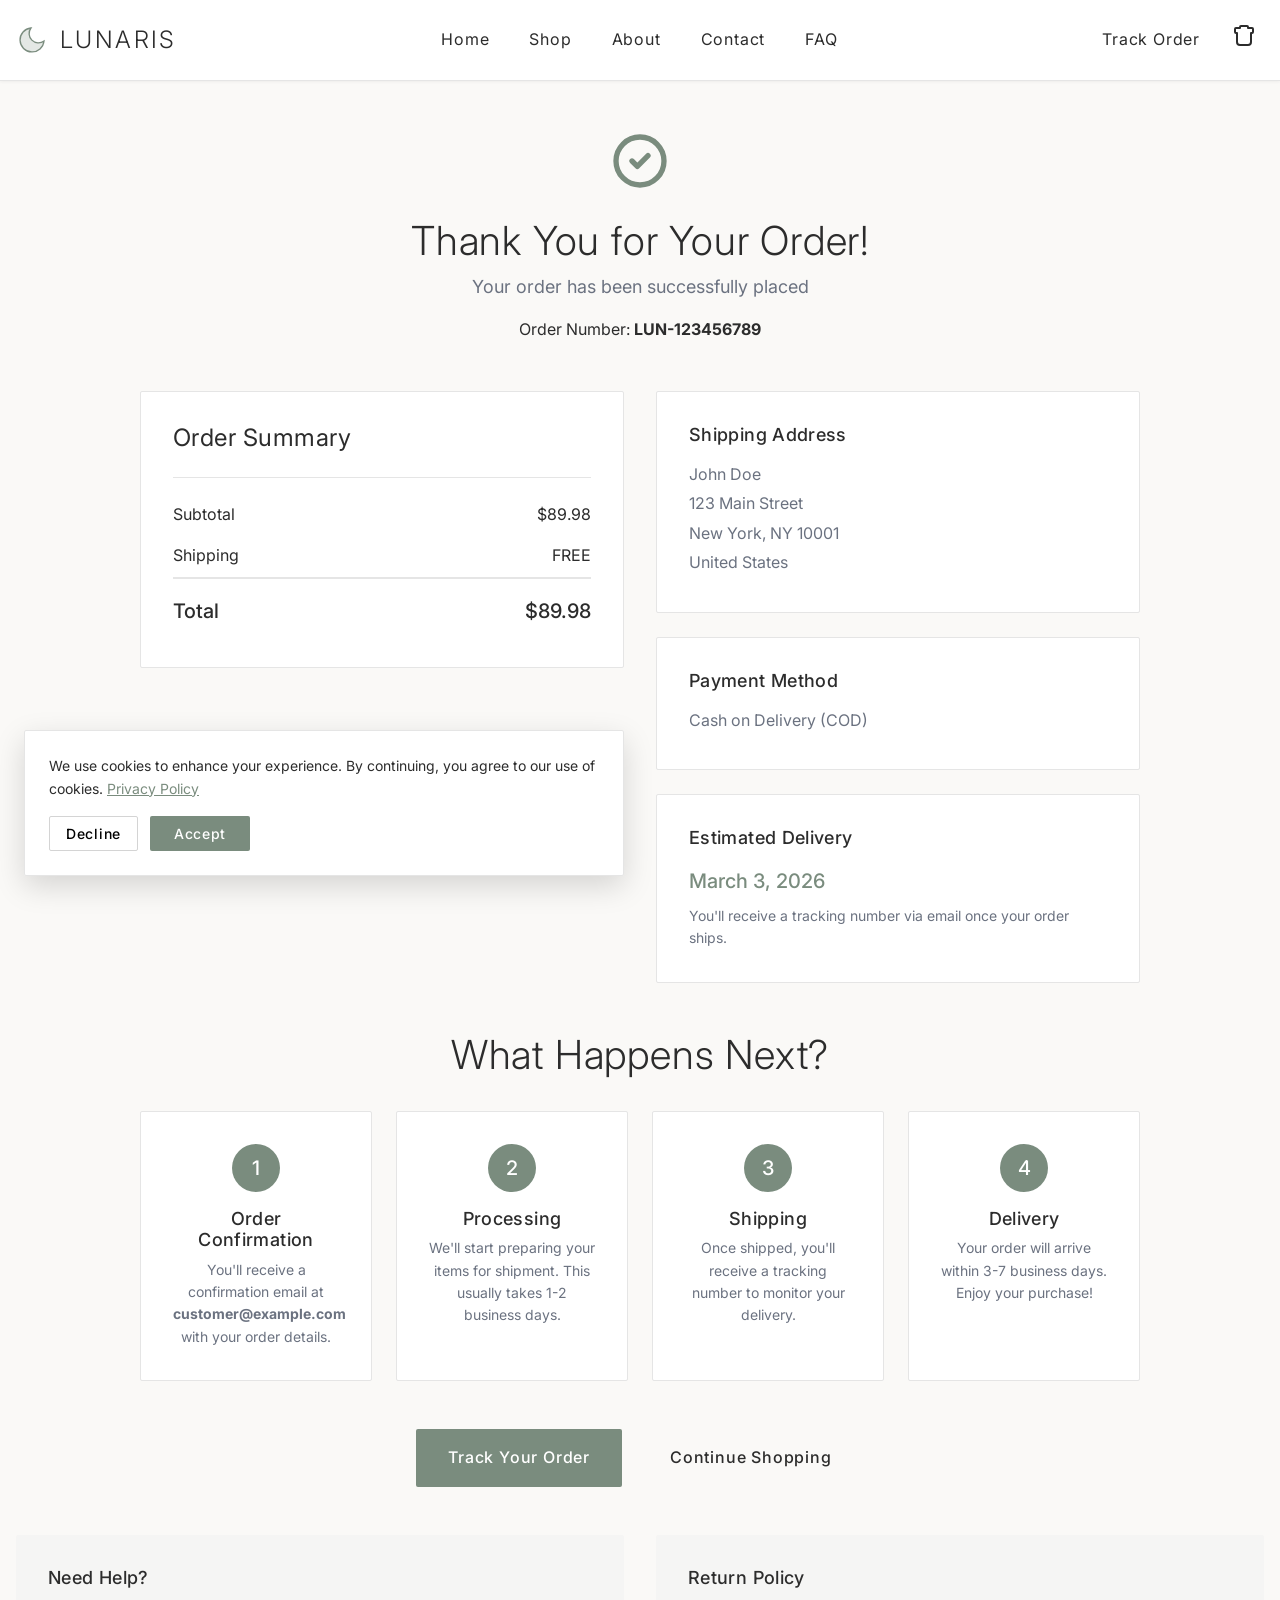
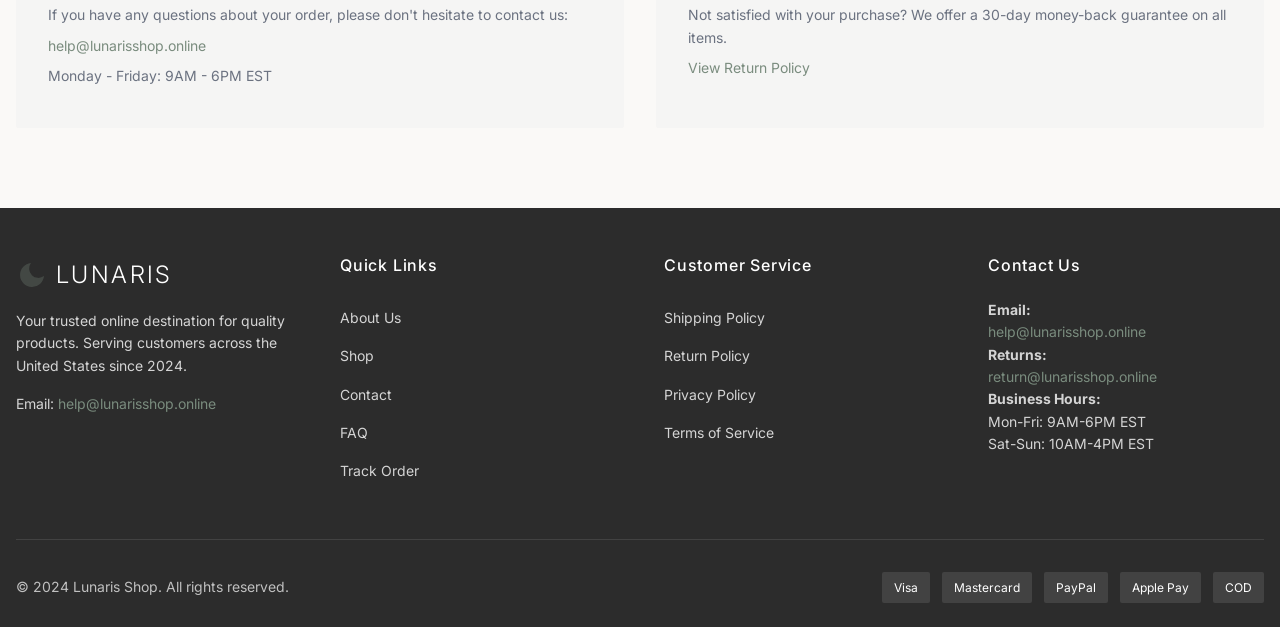
<file: order-confirmation.html>
<!DOCTYPE html>
<html lang="en">
<head>
    <meta charset="UTF-8">
    <meta name="viewport" content="width=device-width, initial-scale=1.0">
    <meta name="description" content="Order Confirmation - Lunaris Shop">
    <title>Order Confirmation - Lunaris Shop</title>
    <link rel="stylesheet" href="css/styles.css">
    <link rel="stylesheet" href="css/theme.css">
    <link rel="stylesheet" href="css/pages.css">
    <link href="https://fonts.googleapis.com/css2?family=Inter:wght@300;400;500;600;700&display=swap" rel="stylesheet">
</head>
<body>
    <header id="main-header"></header>

    <main class="page-content">
        <div class="container">
            <!-- Success Message -->
            <div class="confirmation-header">
                <div class="success-icon">
                    <svg fill="none" stroke="currentColor" viewBox="0 0 24 24">
                        <path stroke-linecap="round" stroke-linejoin="round" stroke-width="2" d="M9 12l2 2 4-4m6 2a9 9 0 11-18 0 9 9 0 0118 0z"></path>
                    </svg>
                </div>
                <h1 class="confirmation-title">Thank You for Your Order!</h1>
                <p class="confirmation-subtitle">Your order has been successfully placed</p>
                <p class="order-number">Order Number: <strong id="order-number-display">LUN-123456789</strong></p>
            </div>

            <!-- Order Details -->
            <div class="confirmation-content">
                <div class="confirmation-grid">
                    <!-- Order Summary -->
                    <div class="confirmation-section">
                        <div class="section-card">
                            <h2>Order Summary</h2>
                            <div id="order-items" class="order-summary-items"></div>
                            
                            <div class="order-totals">
                                <div class="total-row">
                                    <span>Subtotal</span>
                                    <span id="subtotal-display">$0.00</span>
                                </div>
                                <div class="total-row">
                                    <span>Shipping</span>
                                    <span id="shipping-display">$0.00</span>
                                </div>
                                <div class="total-row grand-total">
                                    <span>Total</span>
                                    <span id="total-display">$0.00</span>
                                </div>
                            </div>
                        </div>
                    </div>

                    <!-- Order Info -->
                    <div class="confirmation-section">
                        <!-- Shipping Info -->
                        <div class="section-card">
                            <h3>Shipping Address</h3>
                            <div id="shipping-address" class="address-display">
                                <p id="ship-name">John Doe</p>
                                <p id="ship-address1">123 Main Street</p>
                                <p id="ship-address2"></p>
                                <p id="ship-city-state">New York, NY 10001</p>
                                <p id="ship-country">United States</p>
                            </div>
                        </div>

                        <!-- Payment Info -->
                        <div class="section-card">
                            <h3>Payment Method</h3>
                            <div id="payment-method" class="payment-display">
                                <p id="payment-type">Cash on Delivery (COD)</p>
                            </div>
                        </div>

                        <!-- Delivery Info -->
                        <div class="section-card">
                            <h3>Estimated Delivery</h3>
                            <p class="delivery-date" id="delivery-date">March 3, 2026</p>
                            <p class="delivery-note">You'll receive a tracking number via email once your order ships.</p>
                        </div>
                    </div>
                </div>

                <!-- What's Next -->
                <div class="next-steps-section">
                    <h2>What Happens Next?</h2>
                    <div class="steps-grid">
                        <div class="step-card">
                            <div class="step-number">1</div>
                            <h3>Order Confirmation</h3>
                            <p>You'll receive a confirmation email at <strong id="customer-email">your email</strong> with your order details.</p>
                        </div>
                        <div class="step-card">
                            <div class="step-number">2</div>
                            <h3>Processing</h3>
                            <p>We'll start preparing your items for shipment. This usually takes 1-2 business days.</p>
                        </div>
                        <div class="step-card">
                            <div class="step-number">3</div>
                            <h3>Shipping</h3>
                            <p>Once shipped, you'll receive a tracking number to monitor your delivery.</p>
                        </div>
                        <div class="step-card">
                            <div class="step-number">4</div>
                            <h3>Delivery</h3>
                            <p>Your order will arrive within 3-7 business days. Enjoy your purchase!</p>
                        </div>
                    </div>
                </div>

                <!-- Action Buttons -->
                <div class="confirmation-actions">
                    <a href="track-order.html" class="btn btn-primary">Track Your Order</a>
                    <a href="shop.html" class="btn btn-outline">Continue Shopping</a>
                </div>
            </div>

            <!-- Additional Info -->
            <div class="additional-info">
                <div class="info-box">
                    <h3>Need Help?</h3>
                    <p>If you have any questions about your order, please don't hesitate to contact us:</p>
                    <p><a href="mailto:help@lunarisshop.online">help@lunarisshop.online</a></p>
                    <p>Monday - Friday: 9AM - 6PM EST</p>
                </div>

                <div class="info-box">
                    <h3>Return Policy</h3>
                    <p>Not satisfied with your purchase? We offer a 30-day money-back guarantee on all items.</p>
                    <p><a href="return-policy.html">View Return Policy</a></p>
                </div>
            </div>
        </div>
    </main>

    <footer id="main-footer"></footer>

    <div id="cookie-consent" class="cookie-consent hidden">
        <div class="cookie-content">
            <p class="cookie-text">
                We use cookies to enhance your experience. By continuing, you agree to our use of cookies.
                <a href="privacy-policy.html" class="cookie-link">Privacy Policy</a>
            </p>
            <div class="cookie-buttons">
                <button class="btn btn-outline-sm" id="cookie-decline">Decline</button>
                <button class="btn btn-primary-sm" id="cookie-accept">Accept</button>
            </div>
        </div>
    </div>

    <button id="scroll-to-top" class="scroll-to-top hidden">
        <svg fill="none" stroke="currentColor" viewBox="0 0 24 24" class="scroll-icon">
            <path stroke-linecap="round" stroke-linejoin="round" stroke-width="2" d="M5 10l7-7m0 0l7 7m-7-7v18"></path>
        </svg>
    </button>

    <div id="toast-container" class="toast-container"></div>

    <script src="js/data/products.js"></script>
    <script src="js/cart.js"></script>
    <script src="js/components.js"></script>
    <script src="js/main.js"></script>
    <script src="js/order-confirmation.js"></script>
</body>
</html>
</file>
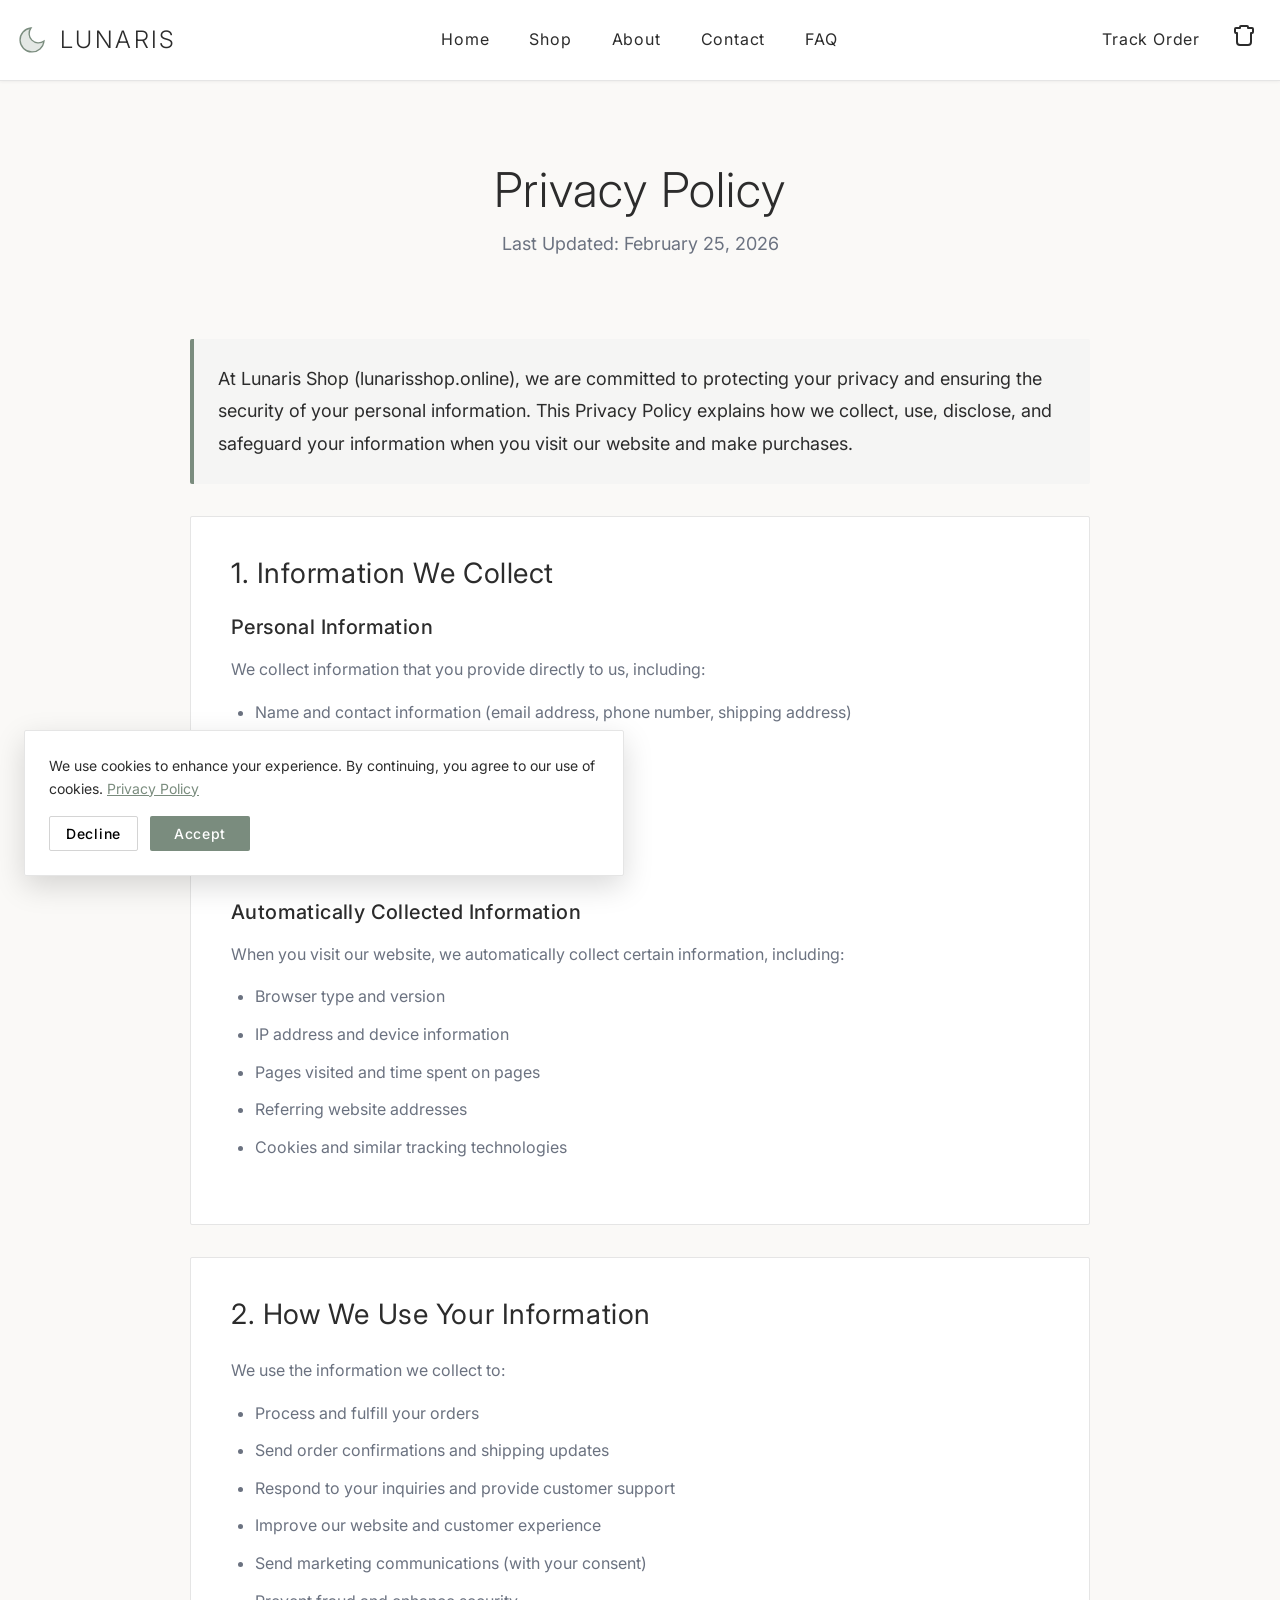
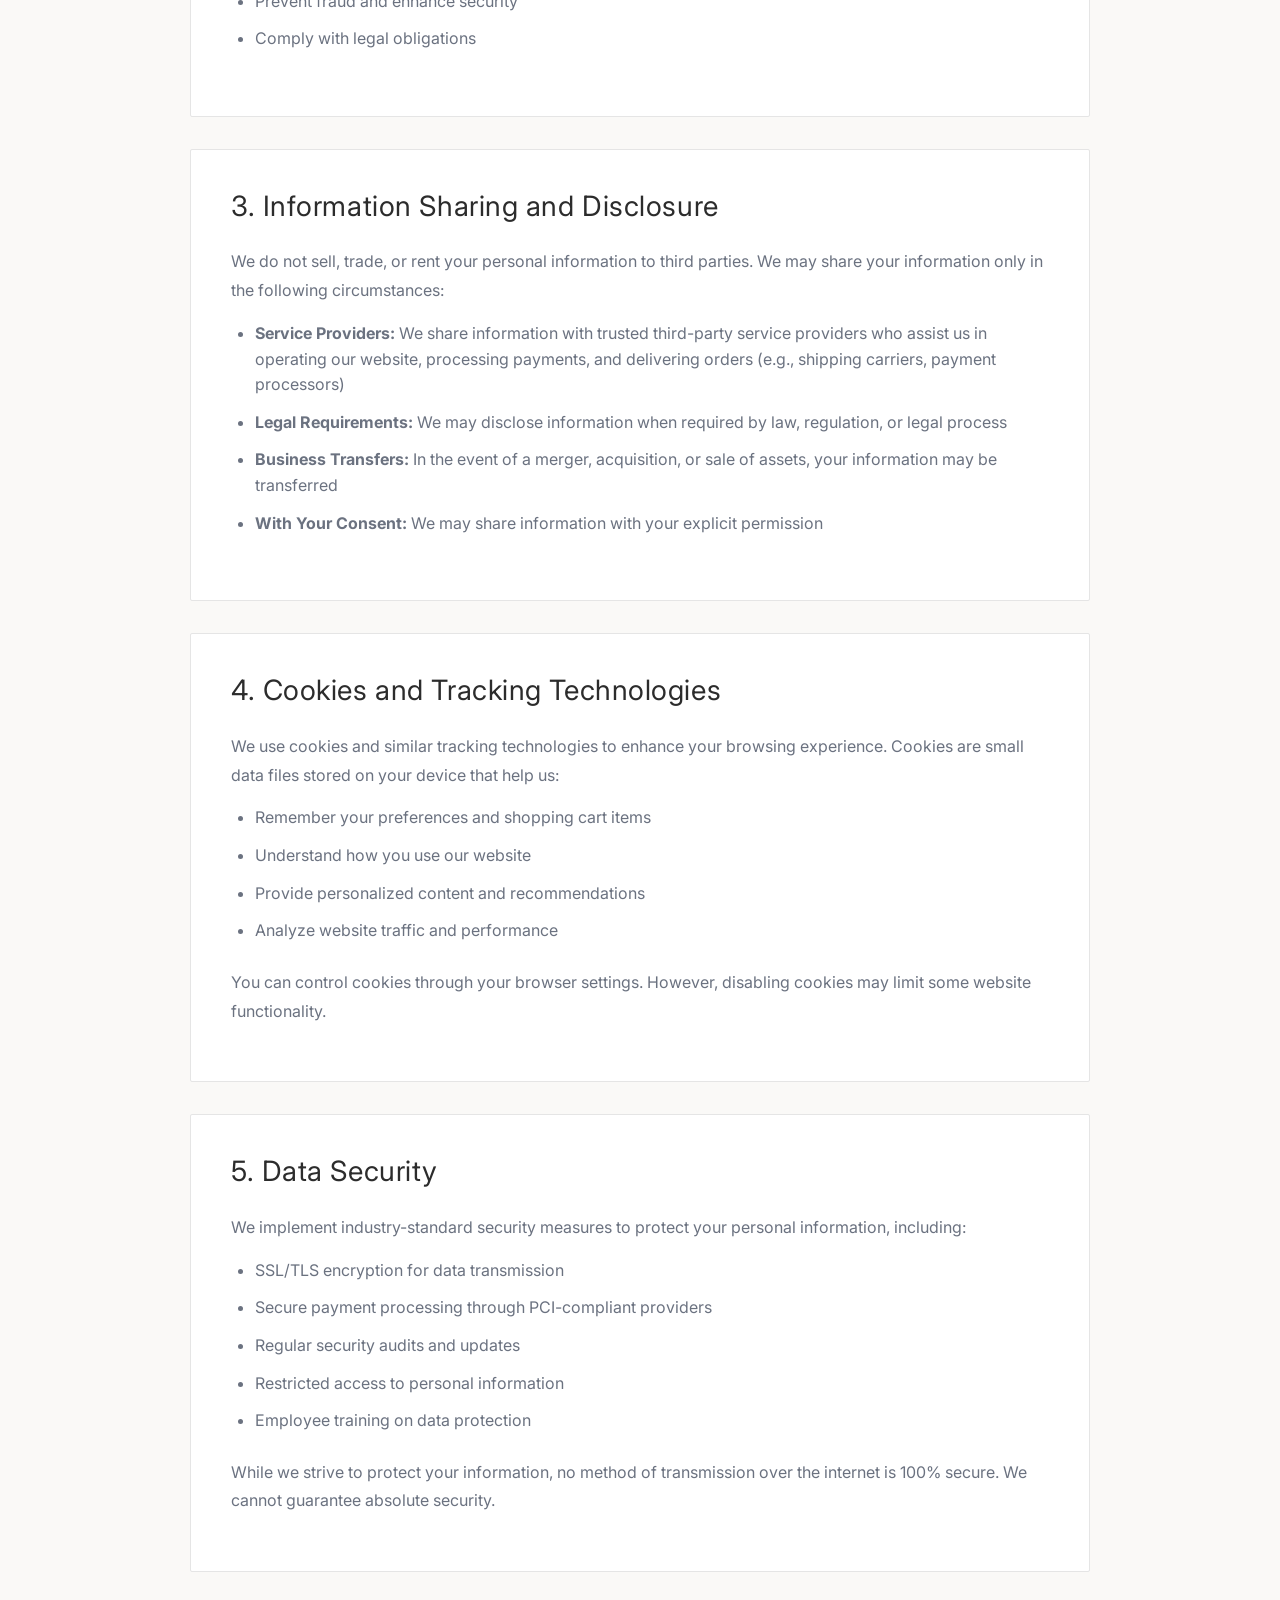
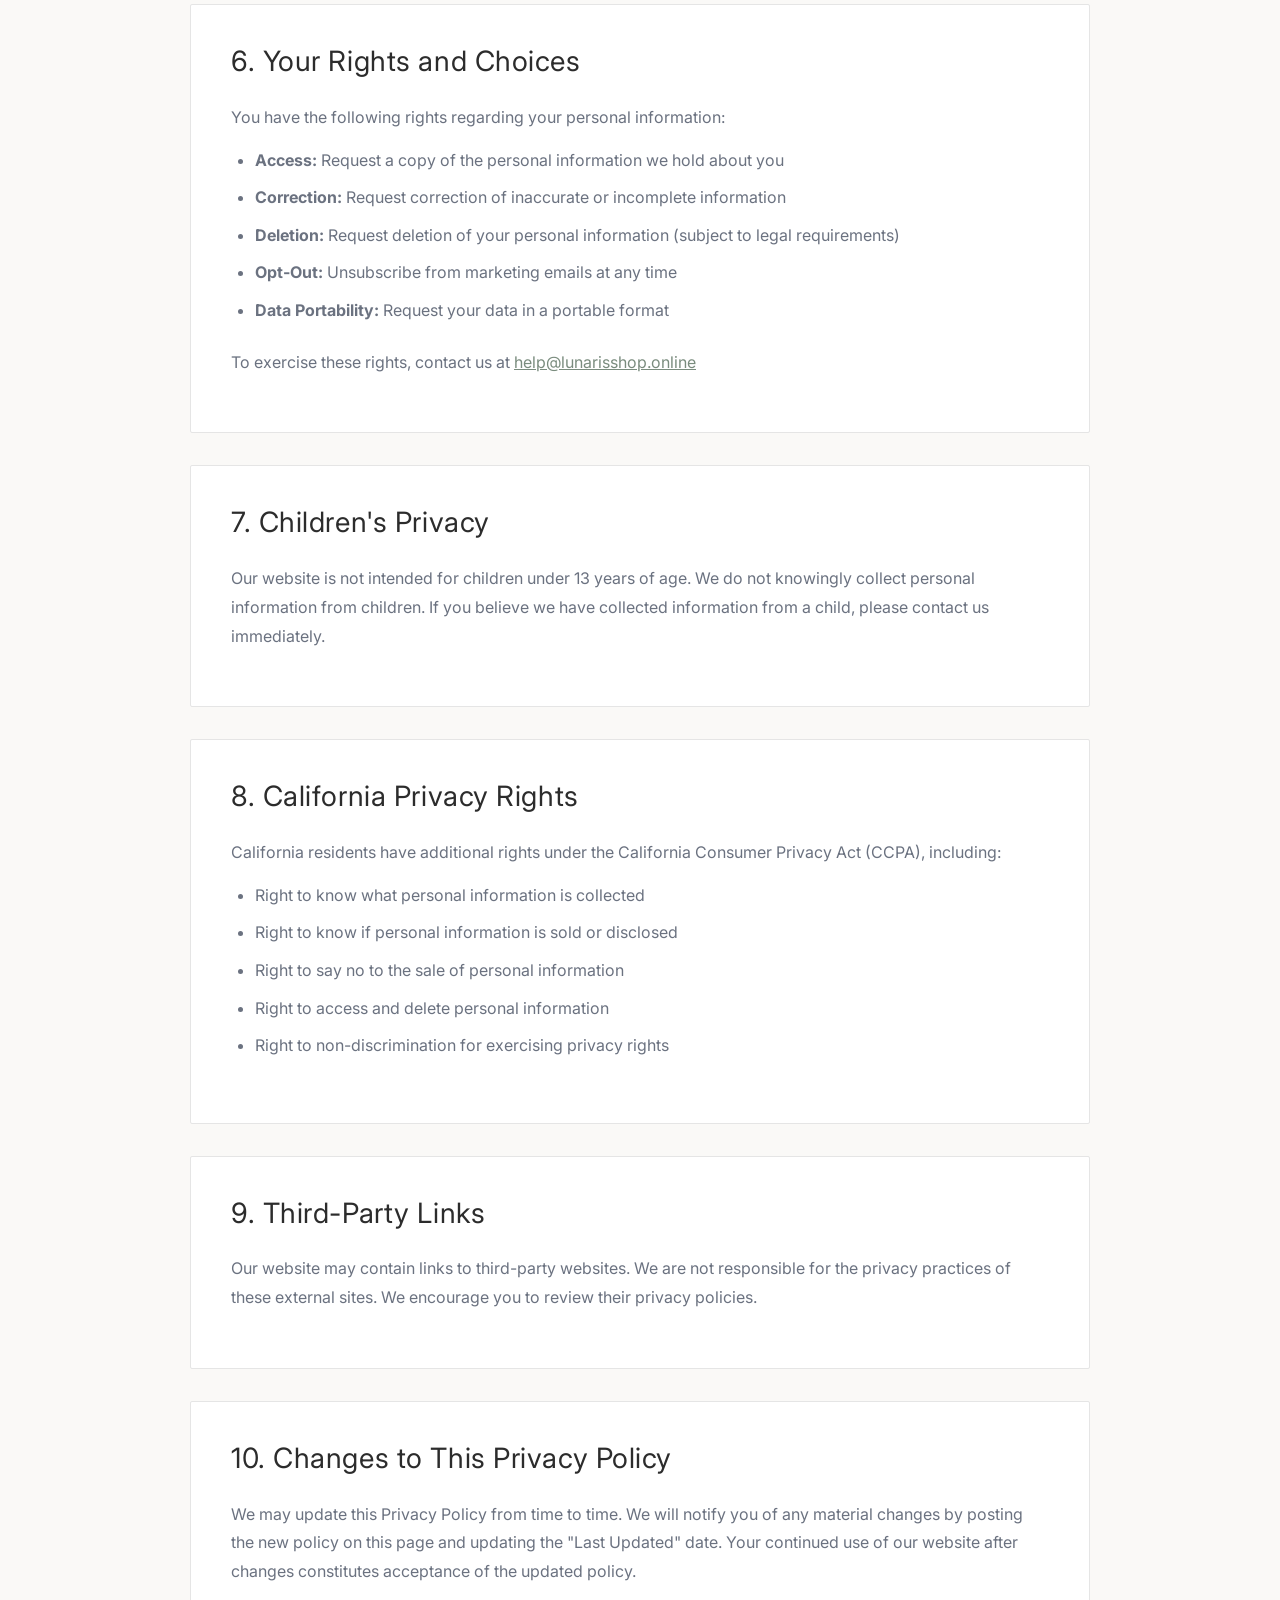
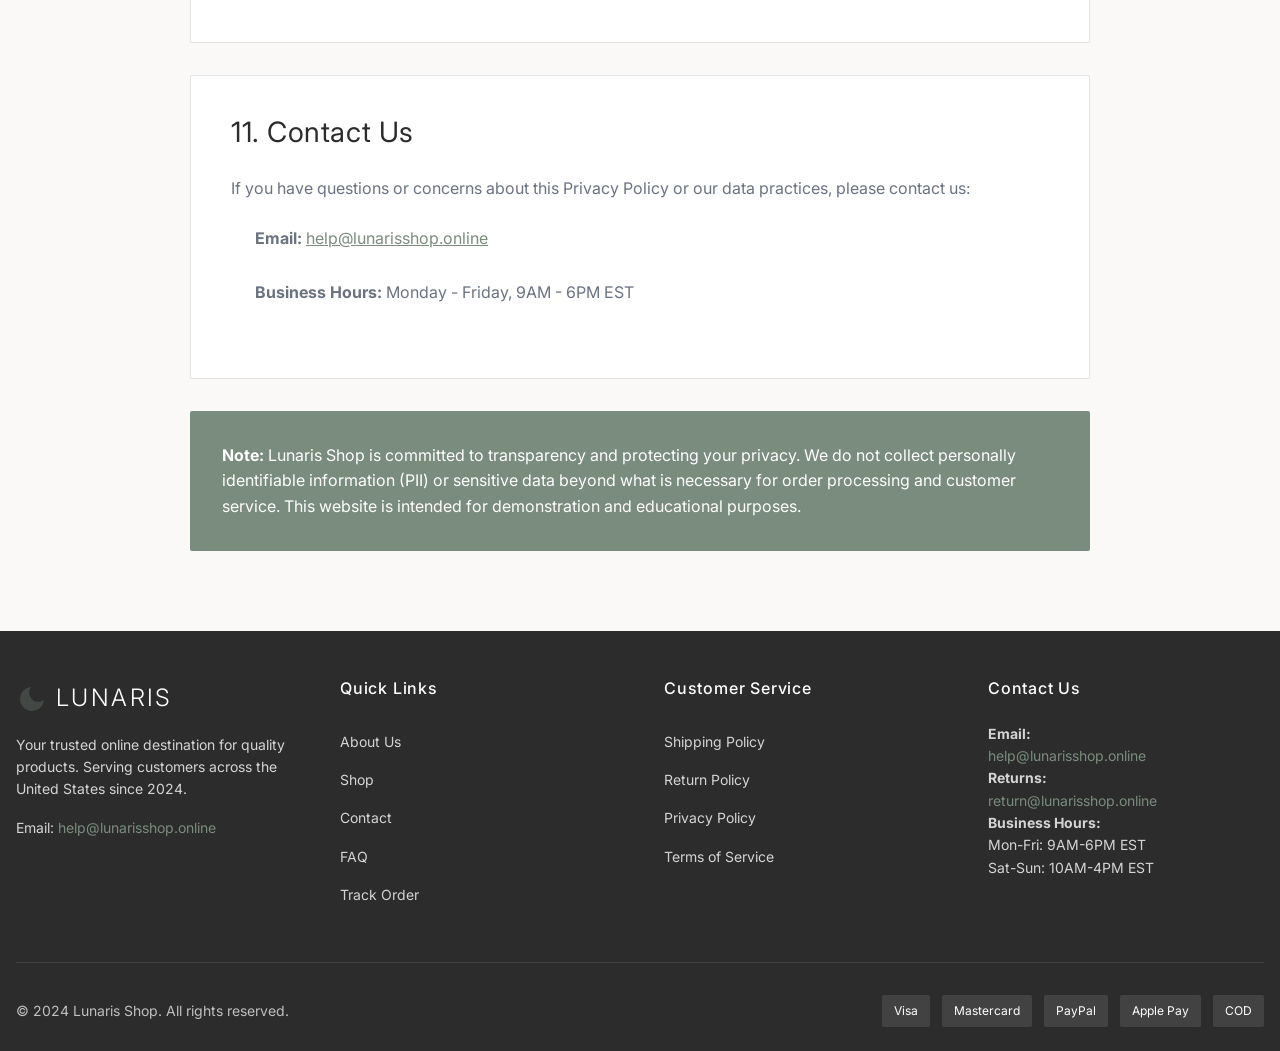
<file: privacy-policy.html>
<!DOCTYPE html>
<html lang="en">
<head>
    <meta charset="UTF-8">
    <meta name="viewport" content="width=device-width, initial-scale=1.0">
    <meta name="description" content="Privacy Policy - Lunaris Shop">
    <title>Privacy Policy - Lunaris Shop</title>
    <link rel="stylesheet" href="css/styles.css">
    <link rel="stylesheet" href="css/theme.css">
    <link rel="stylesheet" href="css/pages.css">
    <link href="https://fonts.googleapis.com/css2?family=Inter:wght@300;400;500;600;700&display=swap" rel="stylesheet">
</head>
<body>
    <header id="main-header"></header>

    <main class="page-content">
        <div class="container">
            <div class="page-header">
                <h1 class="page-title">Privacy Policy</h1>
                <p class="page-subtitle">Last Updated: February 25, 2026</p>
            </div>

            <div class="legal-content">
                <p class="intro-text">At Lunaris Shop (lunarisshop.online), we are committed to protecting your privacy and ensuring the security of your personal information. This Privacy Policy explains how we collect, use, disclose, and safeguard your information when you visit our website and make purchases.</p>

                <div class="legal-section">
                    <h2>1. Information We Collect</h2>
                    
                    <h3>Personal Information</h3>
                    <p>We collect information that you provide directly to us, including:</p>
                    <ul>
                        <li>Name and contact information (email address, phone number, shipping address)</li>
                        <li>Billing information and payment details</li>
                        <li>Order history and purchase information</li>
                        <li>Account credentials (if you create an account)</li>
                        <li>Communications with our customer service team</li>
                    </ul>

                    <h3>Automatically Collected Information</h3>
                    <p>When you visit our website, we automatically collect certain information, including:</p>
                    <ul>
                        <li>Browser type and version</li>
                        <li>IP address and device information</li>
                        <li>Pages visited and time spent on pages</li>
                        <li>Referring website addresses</li>
                        <li>Cookies and similar tracking technologies</li>
                    </ul>
                </div>

                <div class="legal-section">
                    <h2>2. How We Use Your Information</h2>
                    <p>We use the information we collect to:</p>
                    <ul>
                        <li>Process and fulfill your orders</li>
                        <li>Send order confirmations and shipping updates</li>
                        <li>Respond to your inquiries and provide customer support</li>
                        <li>Improve our website and customer experience</li>
                        <li>Send marketing communications (with your consent)</li>
                        <li>Prevent fraud and enhance security</li>
                        <li>Comply with legal obligations</li>
                    </ul>
                </div>

                <div class="legal-section">
                    <h2>3. Information Sharing and Disclosure</h2>
                    <p>We do not sell, trade, or rent your personal information to third parties. We may share your information only in the following circumstances:</p>
                    <ul>
                        <li><strong>Service Providers:</strong> We share information with trusted third-party service providers who assist us in operating our website, processing payments, and delivering orders (e.g., shipping carriers, payment processors)</li>
                        <li><strong>Legal Requirements:</strong> We may disclose information when required by law, regulation, or legal process</li>
                        <li><strong>Business Transfers:</strong> In the event of a merger, acquisition, or sale of assets, your information may be transferred</li>
                        <li><strong>With Your Consent:</strong> We may share information with your explicit permission</li>
                    </ul>
                </div>

                <div class="legal-section">
                    <h2>4. Cookies and Tracking Technologies</h2>
                    <p>We use cookies and similar tracking technologies to enhance your browsing experience. Cookies are small data files stored on your device that help us:</p>
                    <ul>
                        <li>Remember your preferences and shopping cart items</li>
                        <li>Understand how you use our website</li>
                        <li>Provide personalized content and recommendations</li>
                        <li>Analyze website traffic and performance</li>
                    </ul>
                    <p>You can control cookies through your browser settings. However, disabling cookies may limit some website functionality.</p>
                </div>

                <div class="legal-section">
                    <h2>5. Data Security</h2>
                    <p>We implement industry-standard security measures to protect your personal information, including:</p>
                    <ul>
                        <li>SSL/TLS encryption for data transmission</li>
                        <li>Secure payment processing through PCI-compliant providers</li>
                        <li>Regular security audits and updates</li>
                        <li>Restricted access to personal information</li>
                        <li>Employee training on data protection</li>
                    </ul>
                    <p>While we strive to protect your information, no method of transmission over the internet is 100% secure. We cannot guarantee absolute security.</p>
                </div>

                <div class="legal-section">
                    <h2>6. Your Rights and Choices</h2>
                    <p>You have the following rights regarding your personal information:</p>
                    <ul>
                        <li><strong>Access:</strong> Request a copy of the personal information we hold about you</li>
                        <li><strong>Correction:</strong> Request correction of inaccurate or incomplete information</li>
                        <li><strong>Deletion:</strong> Request deletion of your personal information (subject to legal requirements)</li>
                        <li><strong>Opt-Out:</strong> Unsubscribe from marketing emails at any time</li>
                        <li><strong>Data Portability:</strong> Request your data in a portable format</li>
                    </ul>
                    <p>To exercise these rights, contact us at <a href="mailto:help@lunarisshop.online">help@lunarisshop.online</a></p>
                </div>

                <div class="legal-section">
                    <h2>7. Children's Privacy</h2>
                    <p>Our website is not intended for children under 13 years of age. We do not knowingly collect personal information from children. If you believe we have collected information from a child, please contact us immediately.</p>
                </div>

                <div class="legal-section">
                    <h2>8. California Privacy Rights</h2>
                    <p>California residents have additional rights under the California Consumer Privacy Act (CCPA), including:</p>
                    <ul>
                        <li>Right to know what personal information is collected</li>
                        <li>Right to know if personal information is sold or disclosed</li>
                        <li>Right to say no to the sale of personal information</li>
                        <li>Right to access and delete personal information</li>
                        <li>Right to non-discrimination for exercising privacy rights</li>
                    </ul>
                </div>

                <div class="legal-section">
                    <h2>9. Third-Party Links</h2>
                    <p>Our website may contain links to third-party websites. We are not responsible for the privacy practices of these external sites. We encourage you to review their privacy policies.</p>
                </div>

                <div class="legal-section">
                    <h2>10. Changes to This Privacy Policy</h2>
                    <p>We may update this Privacy Policy from time to time. We will notify you of any material changes by posting the new policy on this page and updating the "Last Updated" date. Your continued use of our website after changes constitutes acceptance of the updated policy.</p>
                </div>

                <div class="legal-section">
                    <h2>11. Contact Us</h2>
                    <p>If you have questions or concerns about this Privacy Policy or our data practices, please contact us:</p>
                    <ul class="contact-list">
                        <li><strong>Email:</strong> <a href="mailto:help@lunarisshop.online">help@lunarisshop.online</a></li>
                        <li><strong>Business Hours:</strong> Monday - Friday, 9AM - 6PM EST</li>
                    </ul>
                </div>

                <div class="legal-notice">
                    <p><strong>Note:</strong> Lunaris Shop is committed to transparency and protecting your privacy. We do not collect personally identifiable information (PII) or sensitive data beyond what is necessary for order processing and customer service. This website is intended for demonstration and educational purposes.</p>
                </div>
            </div>
        </div>
    </main>

    <footer id="main-footer"></footer>

    <div id="cookie-consent" class="cookie-consent hidden">
        <div class="cookie-content">
            <p class="cookie-text">
                We use cookies to enhance your experience. By continuing, you agree to our use of cookies.
                <a href="privacy-policy.html" class="cookie-link">Privacy Policy</a>
            </p>
            <div class="cookie-buttons">
                <button class="btn btn-outline-sm" id="cookie-decline">Decline</button>
                <button class="btn btn-primary-sm" id="cookie-accept">Accept</button>
            </div>
        </div>
    </div>

    <button id="scroll-to-top" class="scroll-to-top hidden">
        <svg fill="none" stroke="currentColor" viewBox="0 0 24 24" class="scroll-icon">
            <path stroke-linecap="round" stroke-linejoin="round" stroke-width="2" d="M5 10l7-7m0 0l7 7m-7-7v18"></path>
        </svg>
    </button>

    <div id="toast-container" class="toast-container"></div>

    <script src="js/data/products.js"></script>
    <script src="js/cart.js"></script>
    <script src="js/components.js"></script>
    <script src="js/main.js"></script>
</body>
</html>
</file>
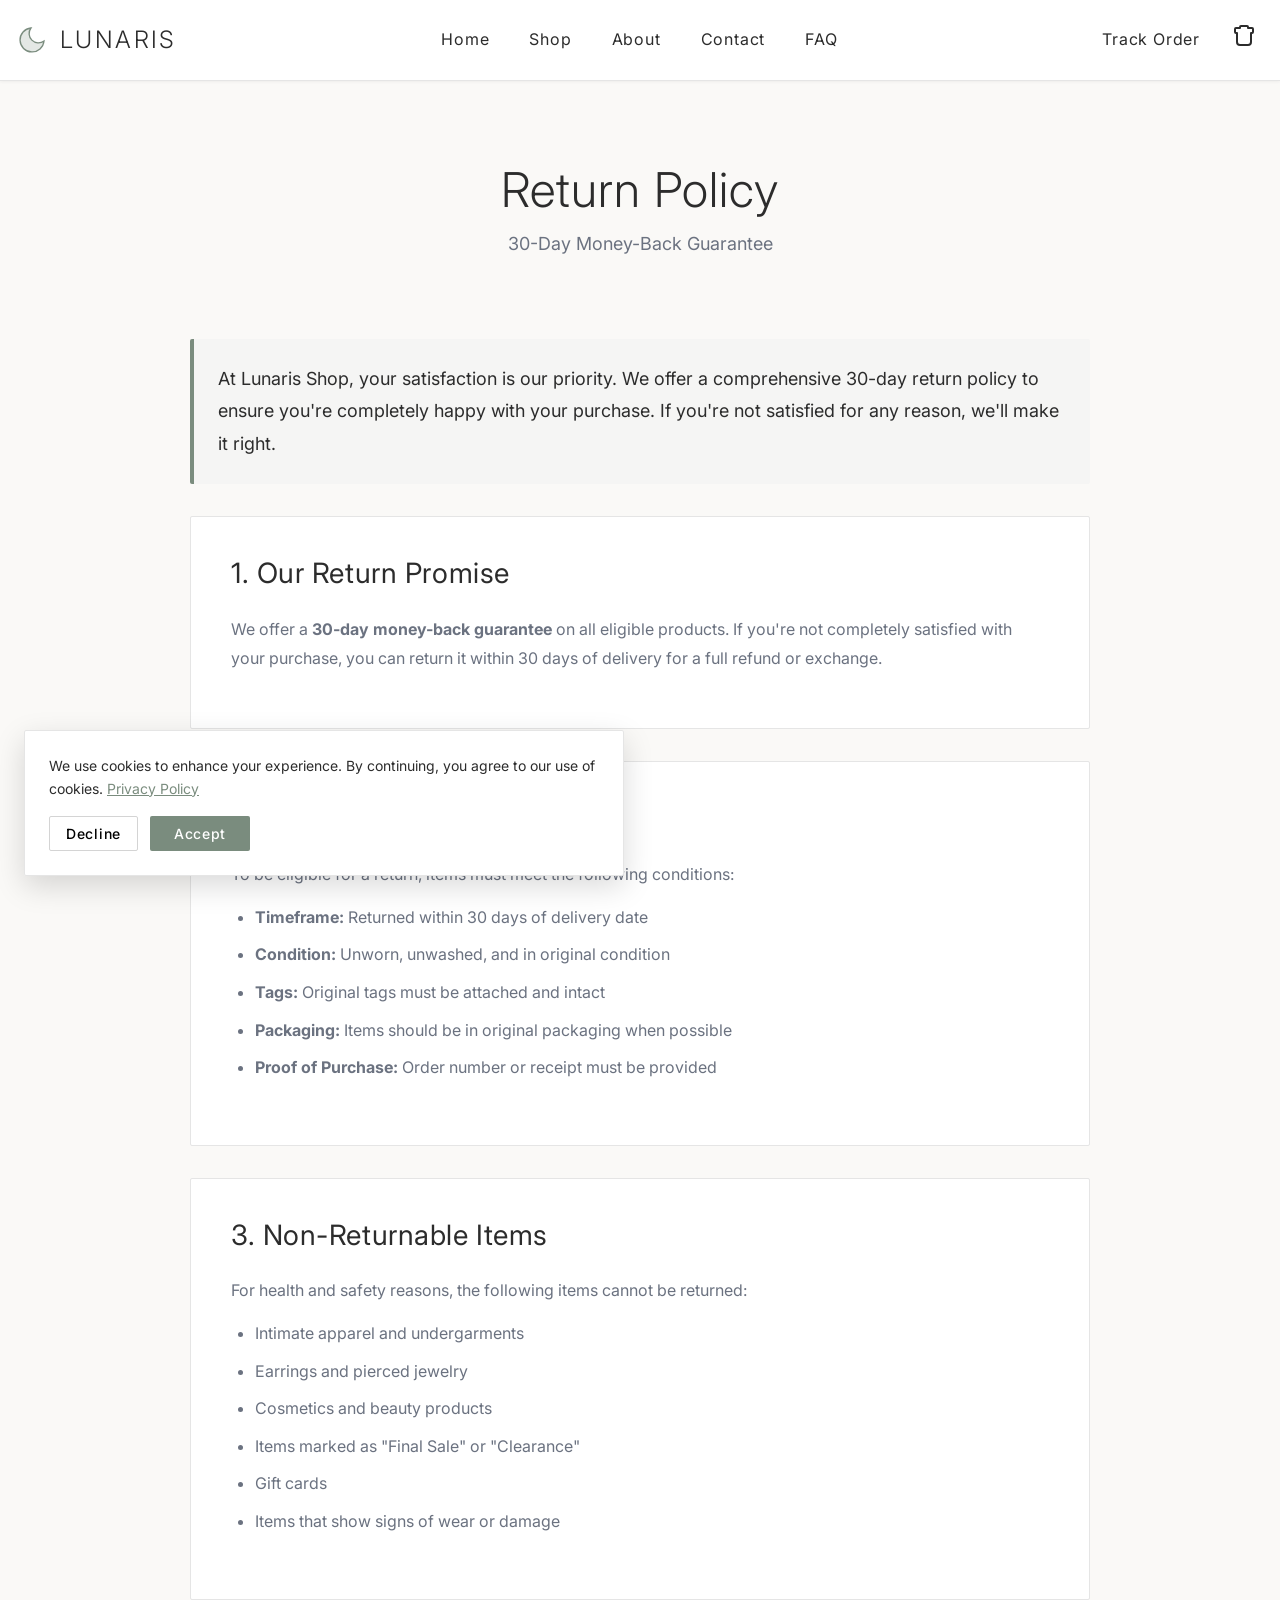
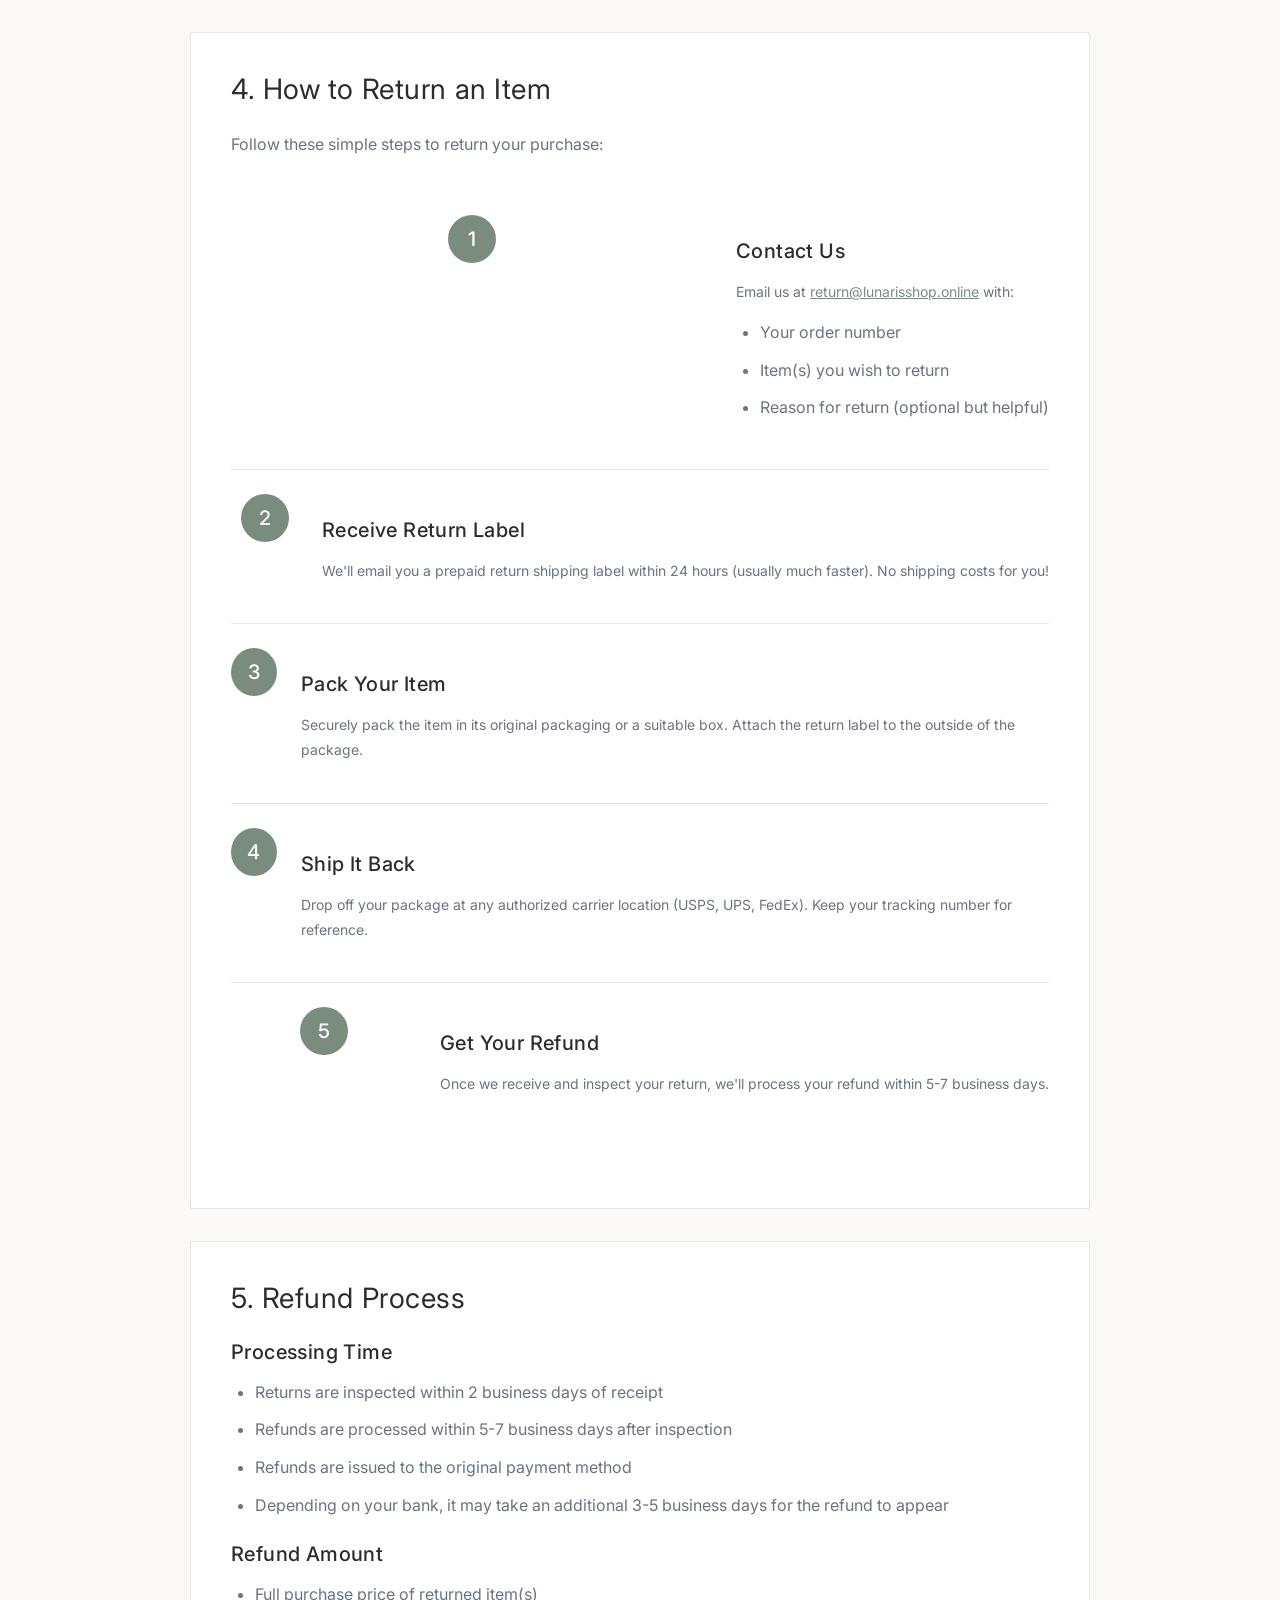
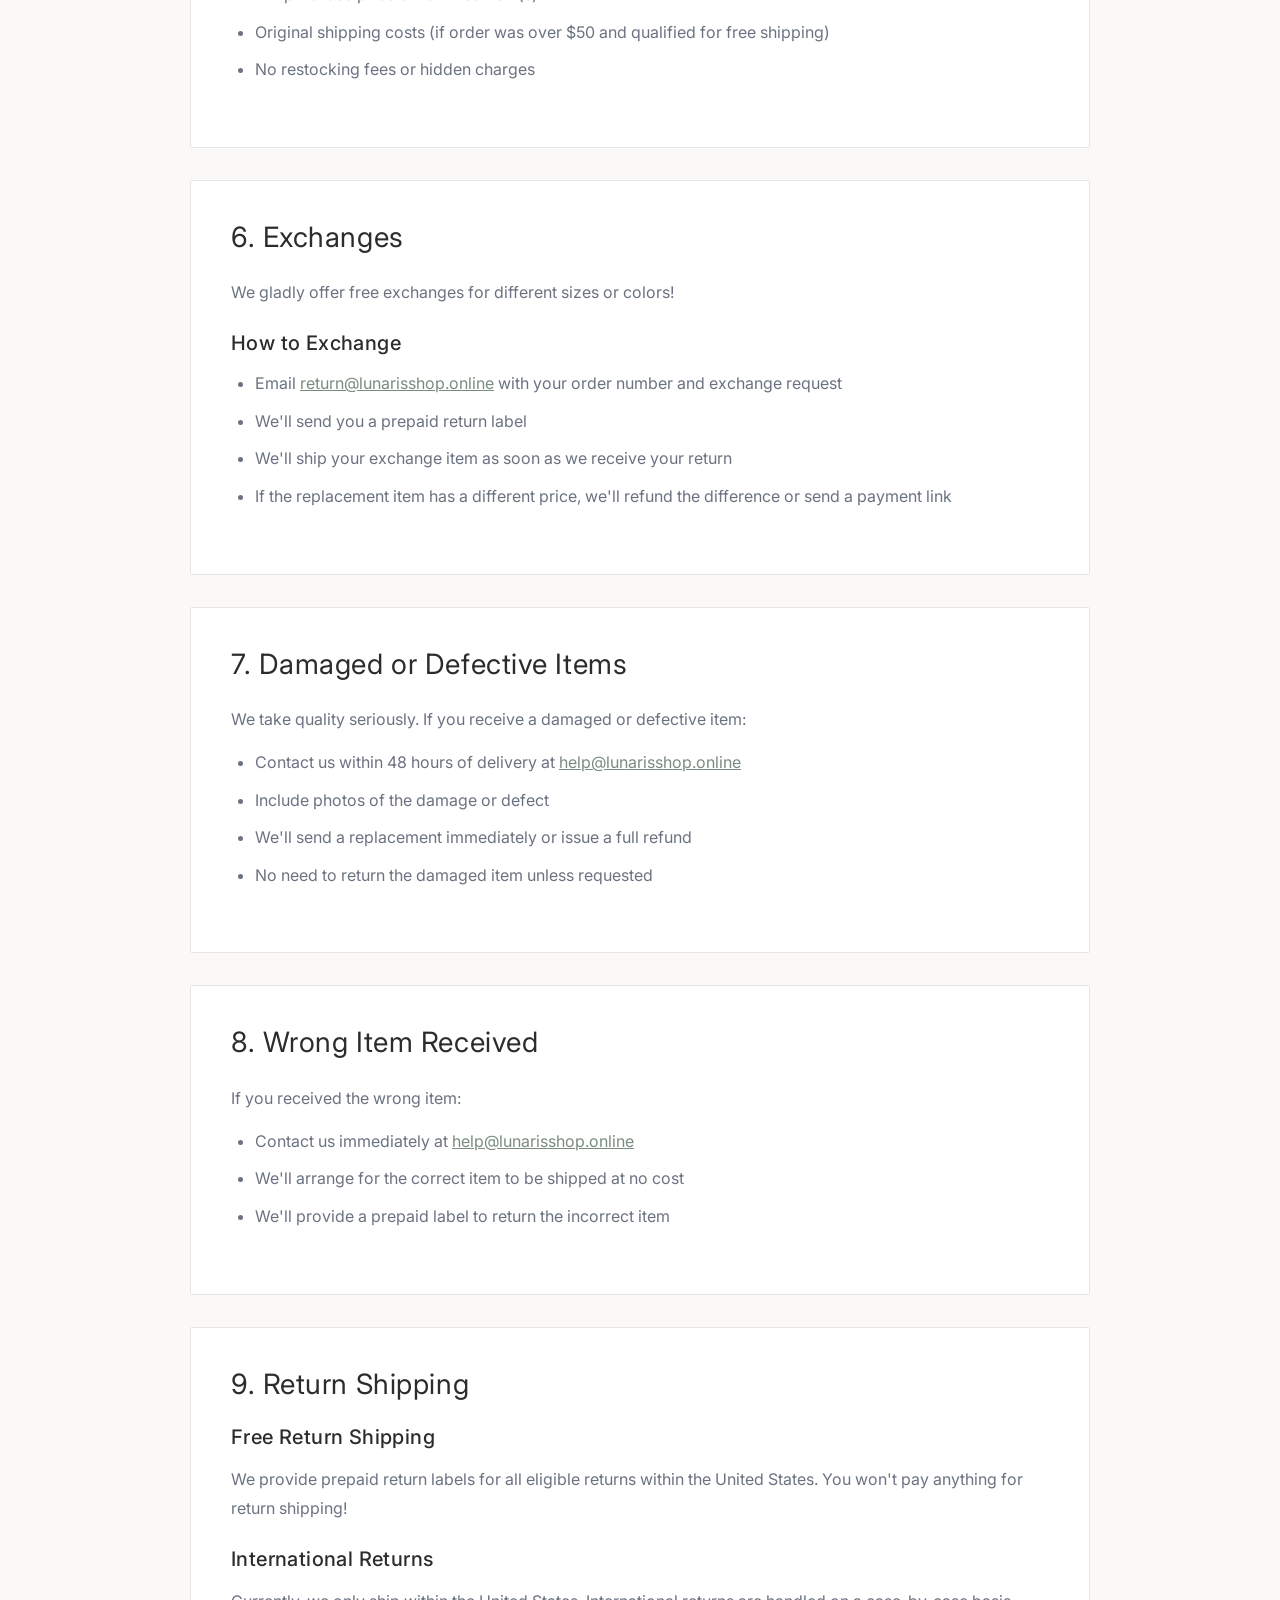
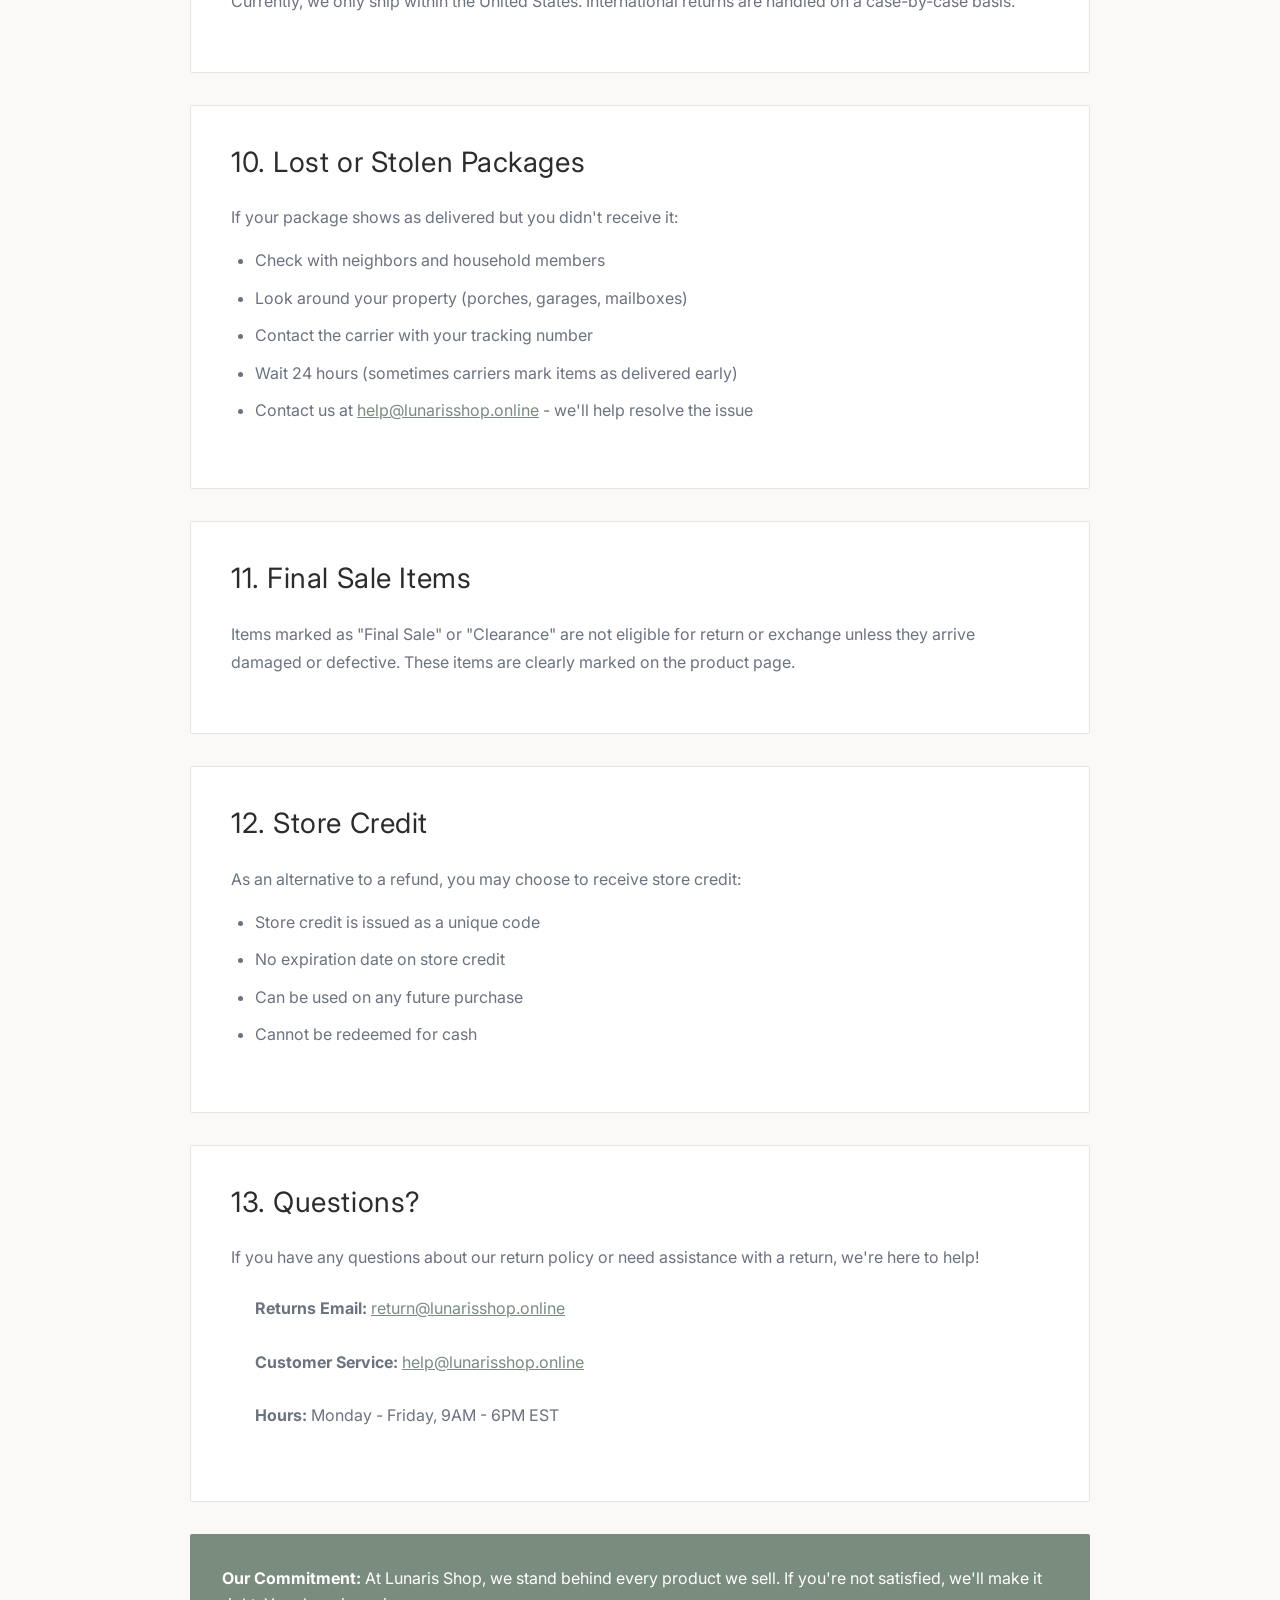
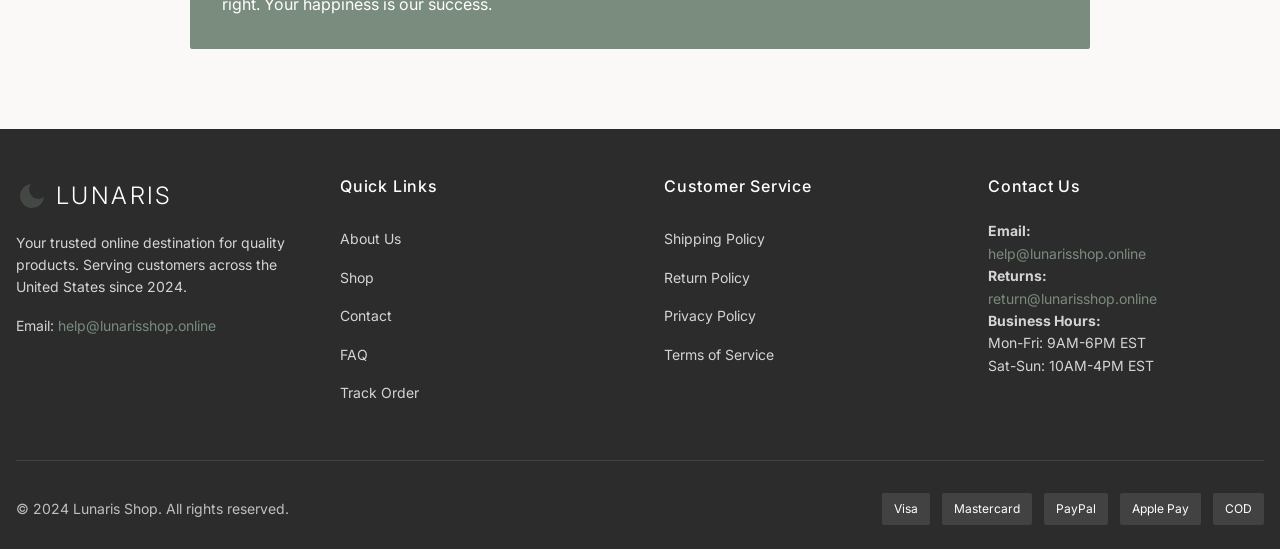
<file: return-policy.html>
<!DOCTYPE html>
<html lang="en">
<head>
    <meta charset="UTF-8">
    <meta name="viewport" content="width=device-width, initial-scale=1.0">
    <meta name="description" content="Return Policy - Lunaris Shop">
    <title>Return Policy - Lunaris Shop</title>
    <link rel="stylesheet" href="css/styles.css">
    <link rel="stylesheet" href="css/theme.css">
    <link rel="stylesheet" href="css/pages.css">
    <link href="https://fonts.googleapis.com/css2?family=Inter:wght@300;400;500;600;700&display=swap" rel="stylesheet">
</head>
<body>
    <header id="main-header"></header>

    <main class="page-content">
        <div class="container">
            <div class="page-header">
                <h1 class="page-title">Return Policy</h1>
                <p class="page-subtitle">30-Day Money-Back Guarantee</p>
            </div>

            <div class="legal-content">
                <p class="intro-text">At Lunaris Shop, your satisfaction is our priority. We offer a comprehensive 30-day return policy to ensure you're completely happy with your purchase. If you're not satisfied for any reason, we'll make it right.</p>

                <div class="legal-section">
                    <h2>1. Our Return Promise</h2>
                    <p>We offer a <strong>30-day money-back guarantee</strong> on all eligible products. If you're not completely satisfied with your purchase, you can return it within 30 days of delivery for a full refund or exchange.</p>
                </div>

                <div class="legal-section">
                    <h2>2. Return Eligibility</h2>
                    <p>To be eligible for a return, items must meet the following conditions:</p>
                    <ul>
                        <li><strong>Timeframe:</strong> Returned within 30 days of delivery date</li>
                        <li><strong>Condition:</strong> Unworn, unwashed, and in original condition</li>
                        <li><strong>Tags:</strong> Original tags must be attached and intact</li>
                        <li><strong>Packaging:</strong> Items should be in original packaging when possible</li>
                        <li><strong>Proof of Purchase:</strong> Order number or receipt must be provided</li>
                    </ul>
                </div>

                <div class="legal-section">
                    <h2>3. Non-Returnable Items</h2>
                    <p>For health and safety reasons, the following items cannot be returned:</p>
                    <ul>
                        <li>Intimate apparel and undergarments</li>
                        <li>Earrings and pierced jewelry</li>
                        <li>Cosmetics and beauty products</li>
                        <li>Items marked as "Final Sale" or "Clearance"</li>
                        <li>Gift cards</li>
                        <li>Items that show signs of wear or damage</li>
                    </ul>
                </div>

                <div class="legal-section">
                    <h2>4. How to Return an Item</h2>
                    <p>Follow these simple steps to return your purchase:</p>
                    
                    <div class="steps-container">
                        <div class="return-step">
                            <div class="step-number">1</div>
                            <div class="step-content">
                                <h3>Contact Us</h3>
                                <p>Email us at <a href="mailto:return@lunarisshop.online">return@lunarisshop.online</a> with:</p>
                                <ul>
                                    <li>Your order number</li>
                                    <li>Item(s) you wish to return</li>
                                    <li>Reason for return (optional but helpful)</li>
                                </ul>
                            </div>
                        </div>

                        <div class="return-step">
                            <div class="step-number">2</div>
                            <div class="step-content">
                                <h3>Receive Return Label</h3>
                                <p>We'll email you a prepaid return shipping label within 24 hours (usually much faster). No shipping costs for you!</p>
                            </div>
                        </div>

                        <div class="return-step">
                            <div class="step-number">3</div>
                            <div class="step-content">
                                <h3>Pack Your Item</h3>
                                <p>Securely pack the item in its original packaging or a suitable box. Attach the return label to the outside of the package.</p>
                            </div>
                        </div>

                        <div class="return-step">
                            <div class="step-number">4</div>
                            <div class="step-content">
                                <h3>Ship It Back</h3>
                                <p>Drop off your package at any authorized carrier location (USPS, UPS, FedEx). Keep your tracking number for reference.</p>
                            </div>
                        </div>

                        <div class="return-step">
                            <div class="step-number">5</div>
                            <div class="step-content">
                                <h3>Get Your Refund</h3>
                                <p>Once we receive and inspect your return, we'll process your refund within 5-7 business days.</p>
                            </div>
                        </div>
                    </div>
                </div>

                <div class="legal-section">
                    <h2>5. Refund Process</h2>
                    <h3>Processing Time</h3>
                    <ul>
                        <li>Returns are inspected within 2 business days of receipt</li>
                        <li>Refunds are processed within 5-7 business days after inspection</li>
                        <li>Refunds are issued to the original payment method</li>
                        <li>Depending on your bank, it may take an additional 3-5 business days for the refund to appear</li>
                    </ul>

                    <h3>Refund Amount</h3>
                    <ul>
                        <li>Full purchase price of returned item(s)</li>
                        <li>Original shipping costs (if order was over $50 and qualified for free shipping)</li>
                        <li>No restocking fees or hidden charges</li>
                    </ul>
                </div>

                <div class="legal-section">
                    <h2>6. Exchanges</h2>
                    <p>We gladly offer free exchanges for different sizes or colors!</p>
                    
                    <h3>How to Exchange</h3>
                    <ul>
                        <li>Email <a href="mailto:return@lunarisshop.online">return@lunarisshop.online</a> with your order number and exchange request</li>
                        <li>We'll send you a prepaid return label</li>
                        <li>We'll ship your exchange item as soon as we receive your return</li>
                        <li>If the replacement item has a different price, we'll refund the difference or send a payment link</li>
                    </ul>
                </div>

                <div class="legal-section">
                    <h2>7. Damaged or Defective Items</h2>
                    <p>We take quality seriously. If you receive a damaged or defective item:</p>
                    <ul>
                        <li>Contact us within 48 hours of delivery at <a href="mailto:help@lunarisshop.online">help@lunarisshop.online</a></li>
                        <li>Include photos of the damage or defect</li>
                        <li>We'll send a replacement immediately or issue a full refund</li>
                        <li>No need to return the damaged item unless requested</li>
                    </ul>
                </div>

                <div class="legal-section">
                    <h2>8. Wrong Item Received</h2>
                    <p>If you received the wrong item:</p>
                    <ul>
                        <li>Contact us immediately at <a href="mailto:help@lunarisshop.online">help@lunarisshop.online</a></li>
                        <li>We'll arrange for the correct item to be shipped at no cost</li>
                        <li>We'll provide a prepaid label to return the incorrect item</li>
                    </ul>
                </div>

                <div class="legal-section">
                    <h2>9. Return Shipping</h2>
                    <h3>Free Return Shipping</h3>
                    <p>We provide prepaid return labels for all eligible returns within the United States. You won't pay anything for return shipping!</p>

                    <h3>International Returns</h3>
                    <p>Currently, we only ship within the United States. International returns are handled on a case-by-case basis.</p>
                </div>

                <div class="legal-section">
                    <h2>10. Lost or Stolen Packages</h2>
                    <p>If your package shows as delivered but you didn't receive it:</p>
                    <ul>
                        <li>Check with neighbors and household members</li>
                        <li>Look around your property (porches, garages, mailboxes)</li>
                        <li>Contact the carrier with your tracking number</li>
                        <li>Wait 24 hours (sometimes carriers mark items as delivered early)</li>
                        <li>Contact us at <a href="mailto:help@lunarisshop.online">help@lunarisshop.online</a> - we'll help resolve the issue</li>
                    </ul>
                </div>

                <div class="legal-section">
                    <h2>11. Final Sale Items</h2>
                    <p>Items marked as "Final Sale" or "Clearance" are not eligible for return or exchange unless they arrive damaged or defective. These items are clearly marked on the product page.</p>
                </div>

                <div class="legal-section">
                    <h2>12. Store Credit</h2>
                    <p>As an alternative to a refund, you may choose to receive store credit:</p>
                    <ul>
                        <li>Store credit is issued as a unique code</li>
                        <li>No expiration date on store credit</li>
                        <li>Can be used on any future purchase</li>
                        <li>Cannot be redeemed for cash</li>
                    </ul>
                </div>

                <div class="legal-section">
                    <h2>13. Questions?</h2>
                    <p>If you have any questions about our return policy or need assistance with a return, we're here to help!</p>
                    <ul class="contact-list">
                        <li><strong>Returns Email:</strong> <a href="mailto:return@lunarisshop.online">return@lunarisshop.online</a></li>
                        <li><strong>Customer Service:</strong> <a href="mailto:help@lunarisshop.online">help@lunarisshop.online</a></li>
                        <li><strong>Hours:</strong> Monday - Friday, 9AM - 6PM EST</li>
                    </ul>
                </div>

                <div class="legal-notice">
                    <p><strong>Our Commitment:</strong> At Lunaris Shop, we stand behind every product we sell. If you're not satisfied, we'll make it right. Your happiness is our success.</p>
                </div>
            </div>
        </div>
    </main>

    <footer id="main-footer"></footer>

    <div id="cookie-consent" class="cookie-consent hidden">
        <div class="cookie-content">
            <p class="cookie-text">
                We use cookies to enhance your experience. By continuing, you agree to our use of cookies.
                <a href="privacy-policy.html" class="cookie-link">Privacy Policy</a>
            </p>
            <div class="cookie-buttons">
                <button class="btn btn-outline-sm" id="cookie-decline">Decline</button>
                <button class="btn btn-primary-sm" id="cookie-accept">Accept</button>
            </div>
        </div>
    </div>

    <button id="scroll-to-top" class="scroll-to-top hidden">
        <svg fill="none" stroke="currentColor" viewBox="0 0 24 24" class="scroll-icon">
            <path stroke-linecap="round" stroke-linejoin="round" stroke-width="2" d="M5 10l7-7m0 0l7 7m-7-7v18"></path>
        </svg>
    </button>

    <div id="toast-container" class="toast-container"></div>

    <script src="js/data/products.js"></script>
    <script src="js/cart.js"></script>
    <script src="js/components.js"></script>
    <script src="js/main.js"></script>
</body>
</html>
</file>
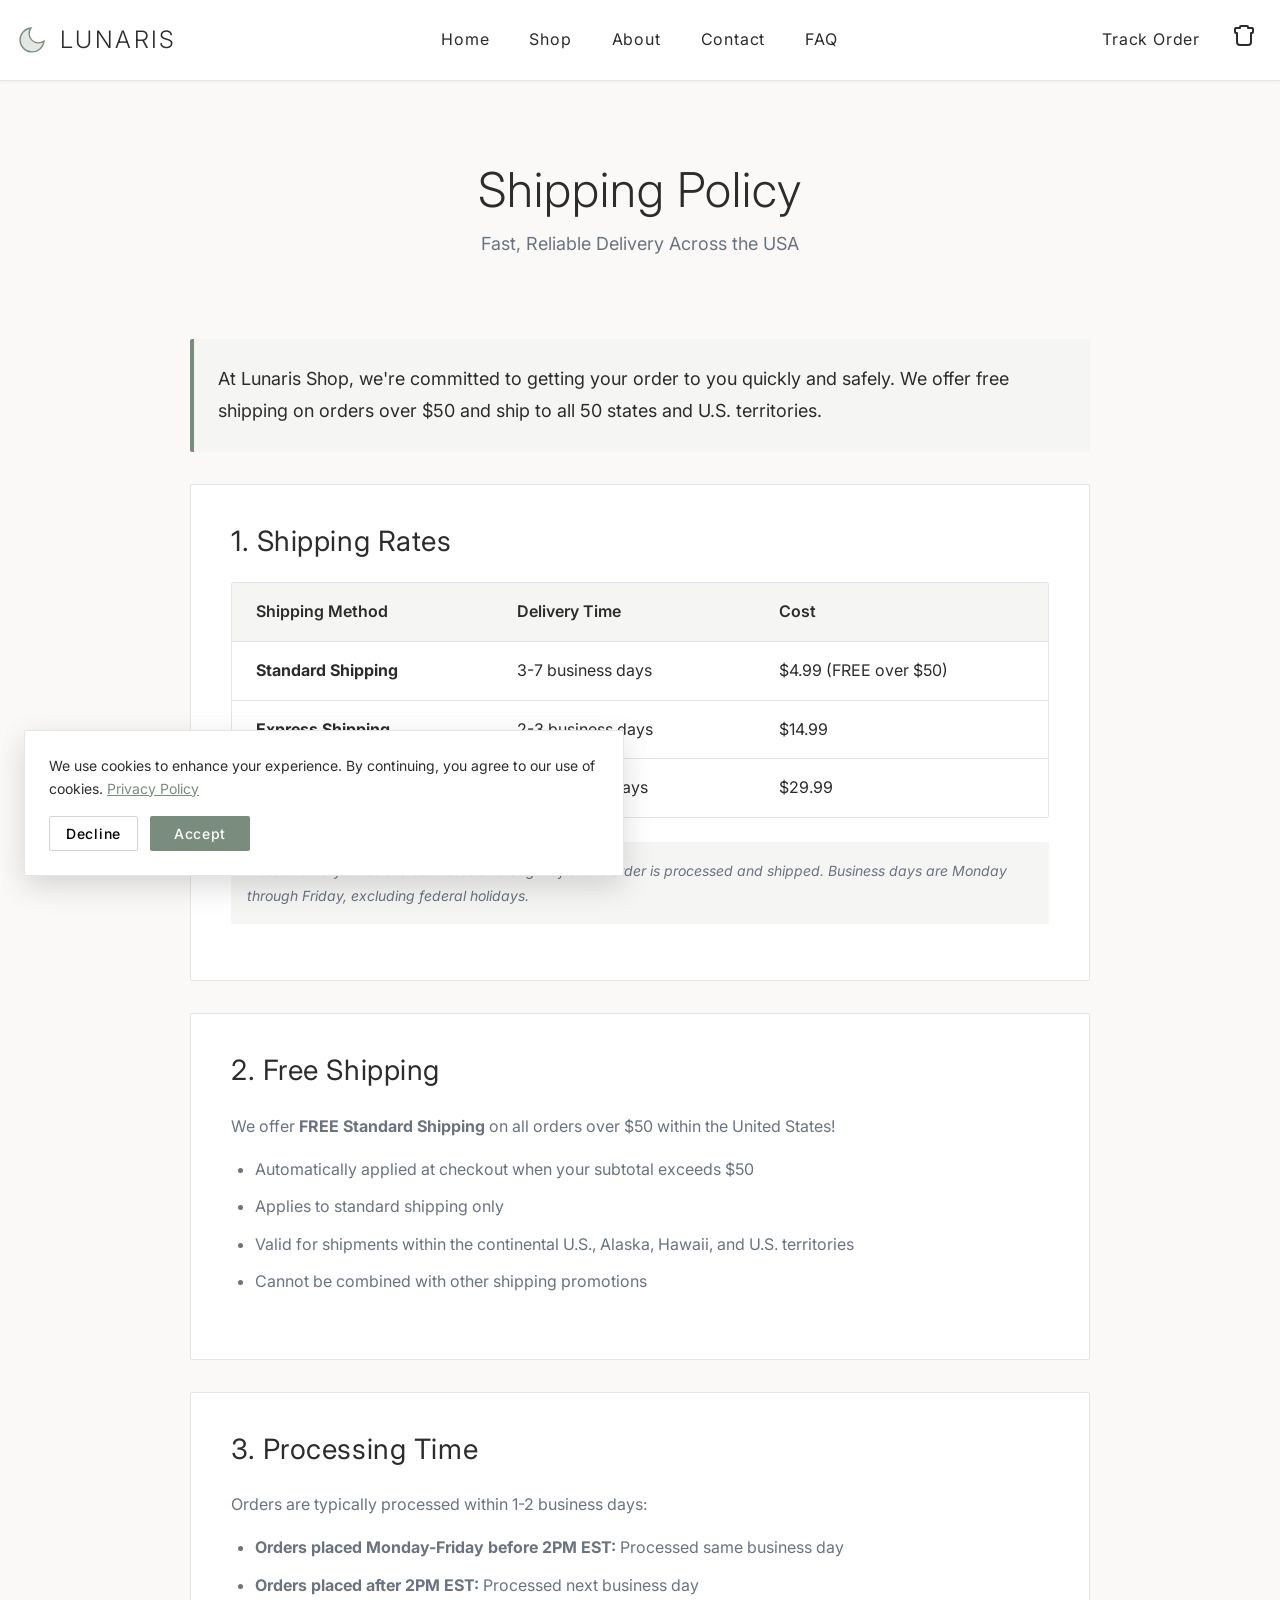
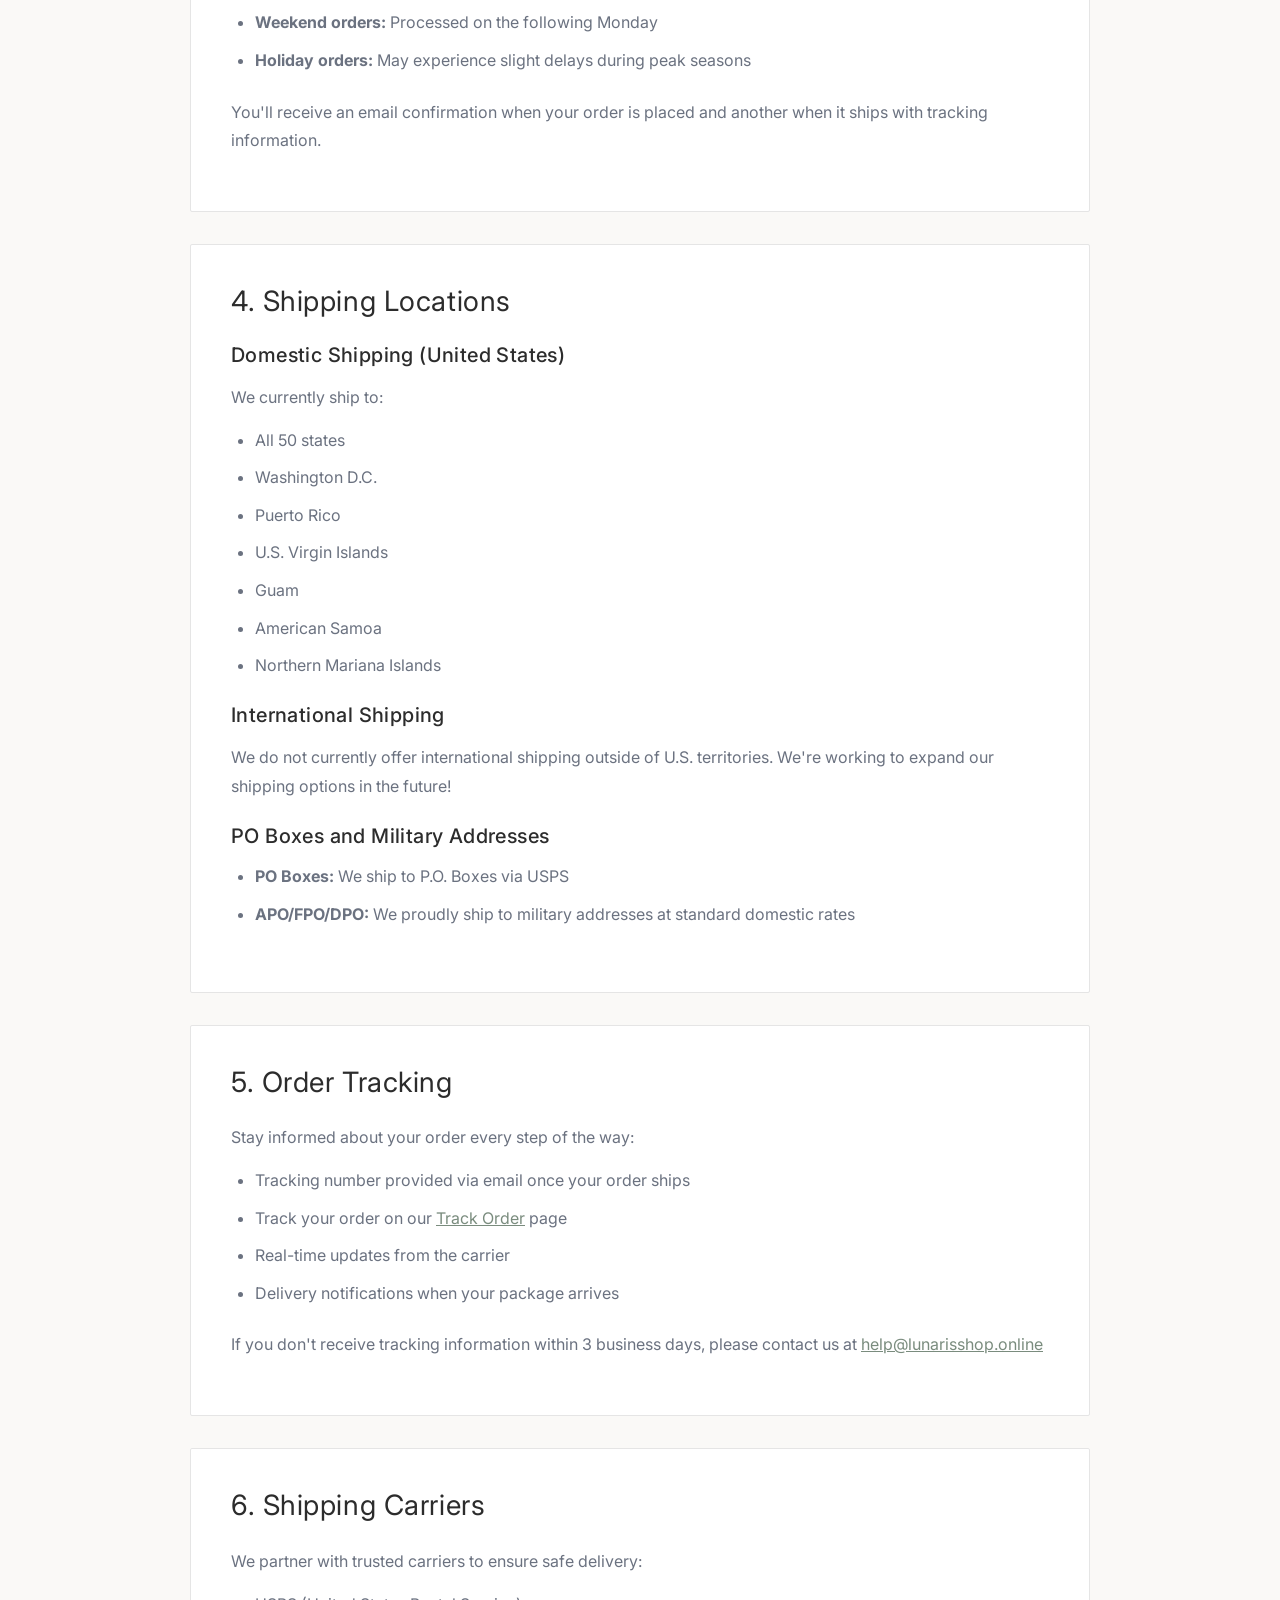
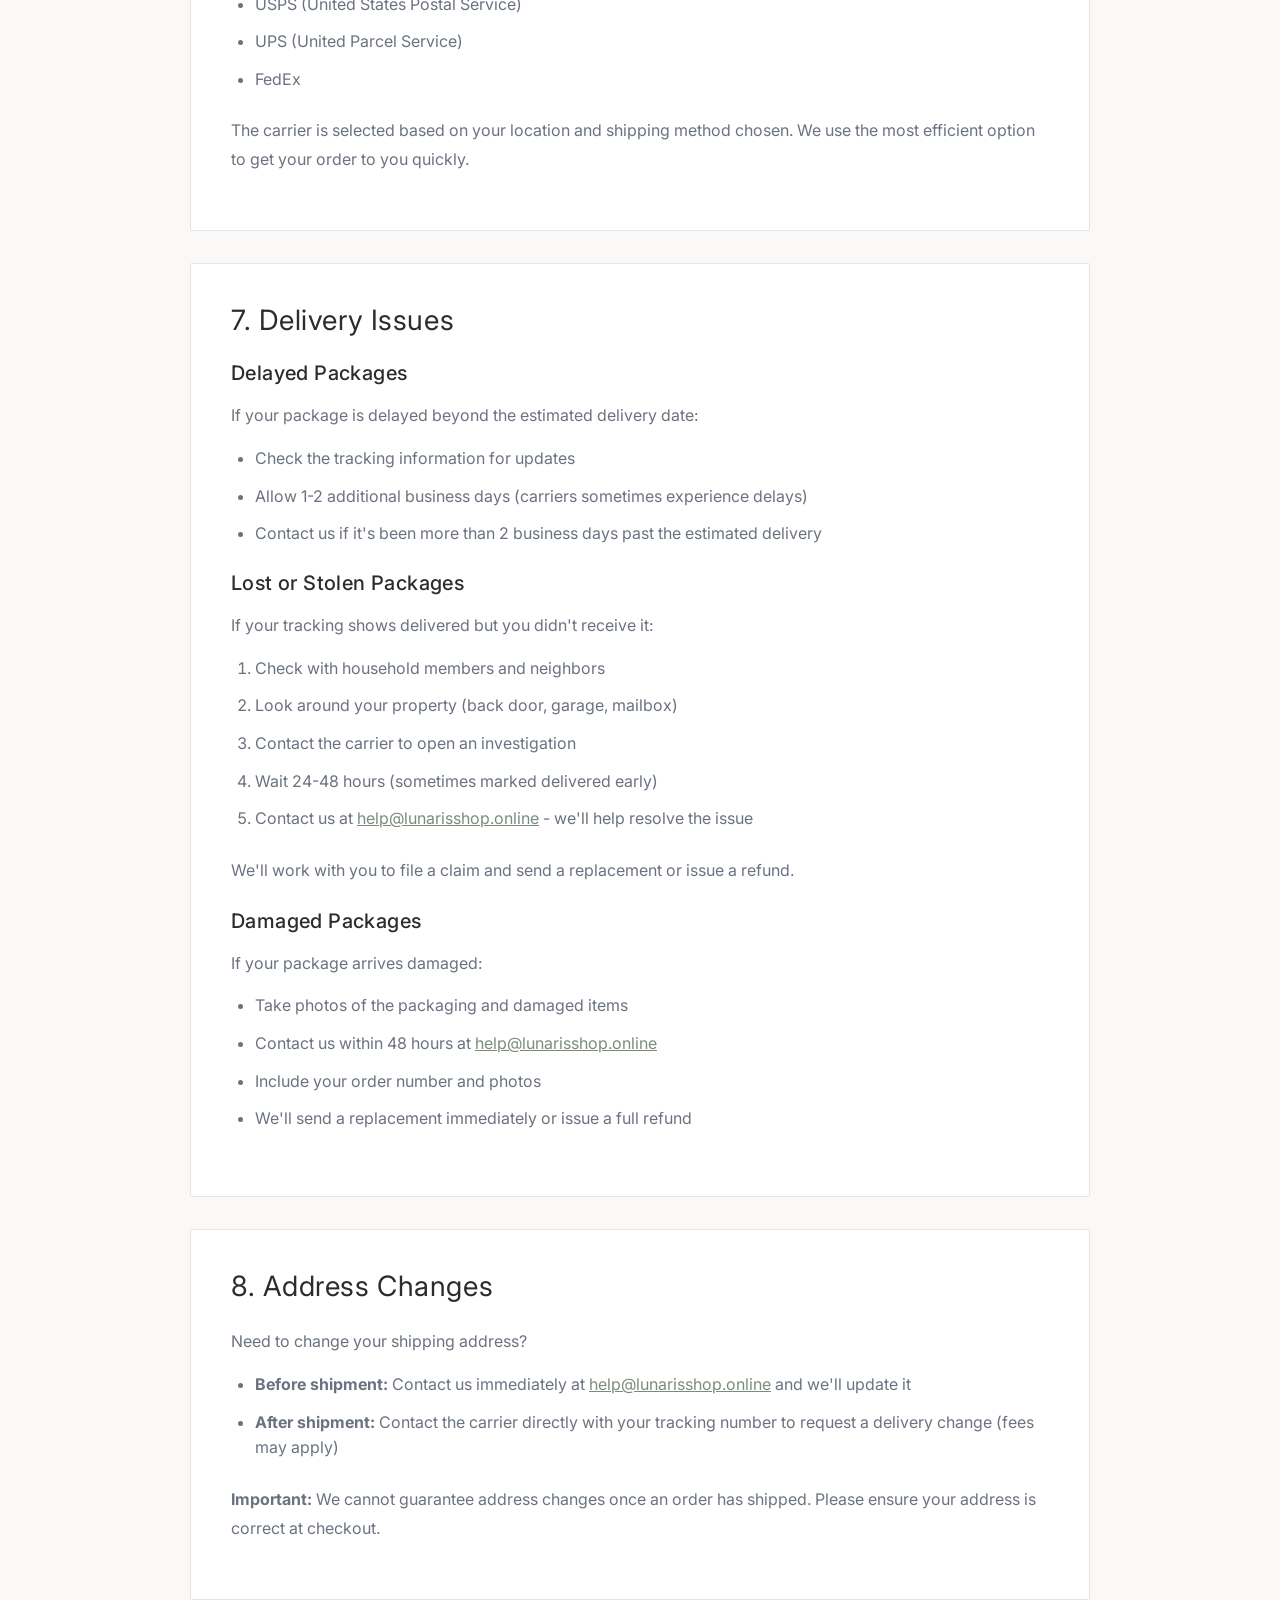
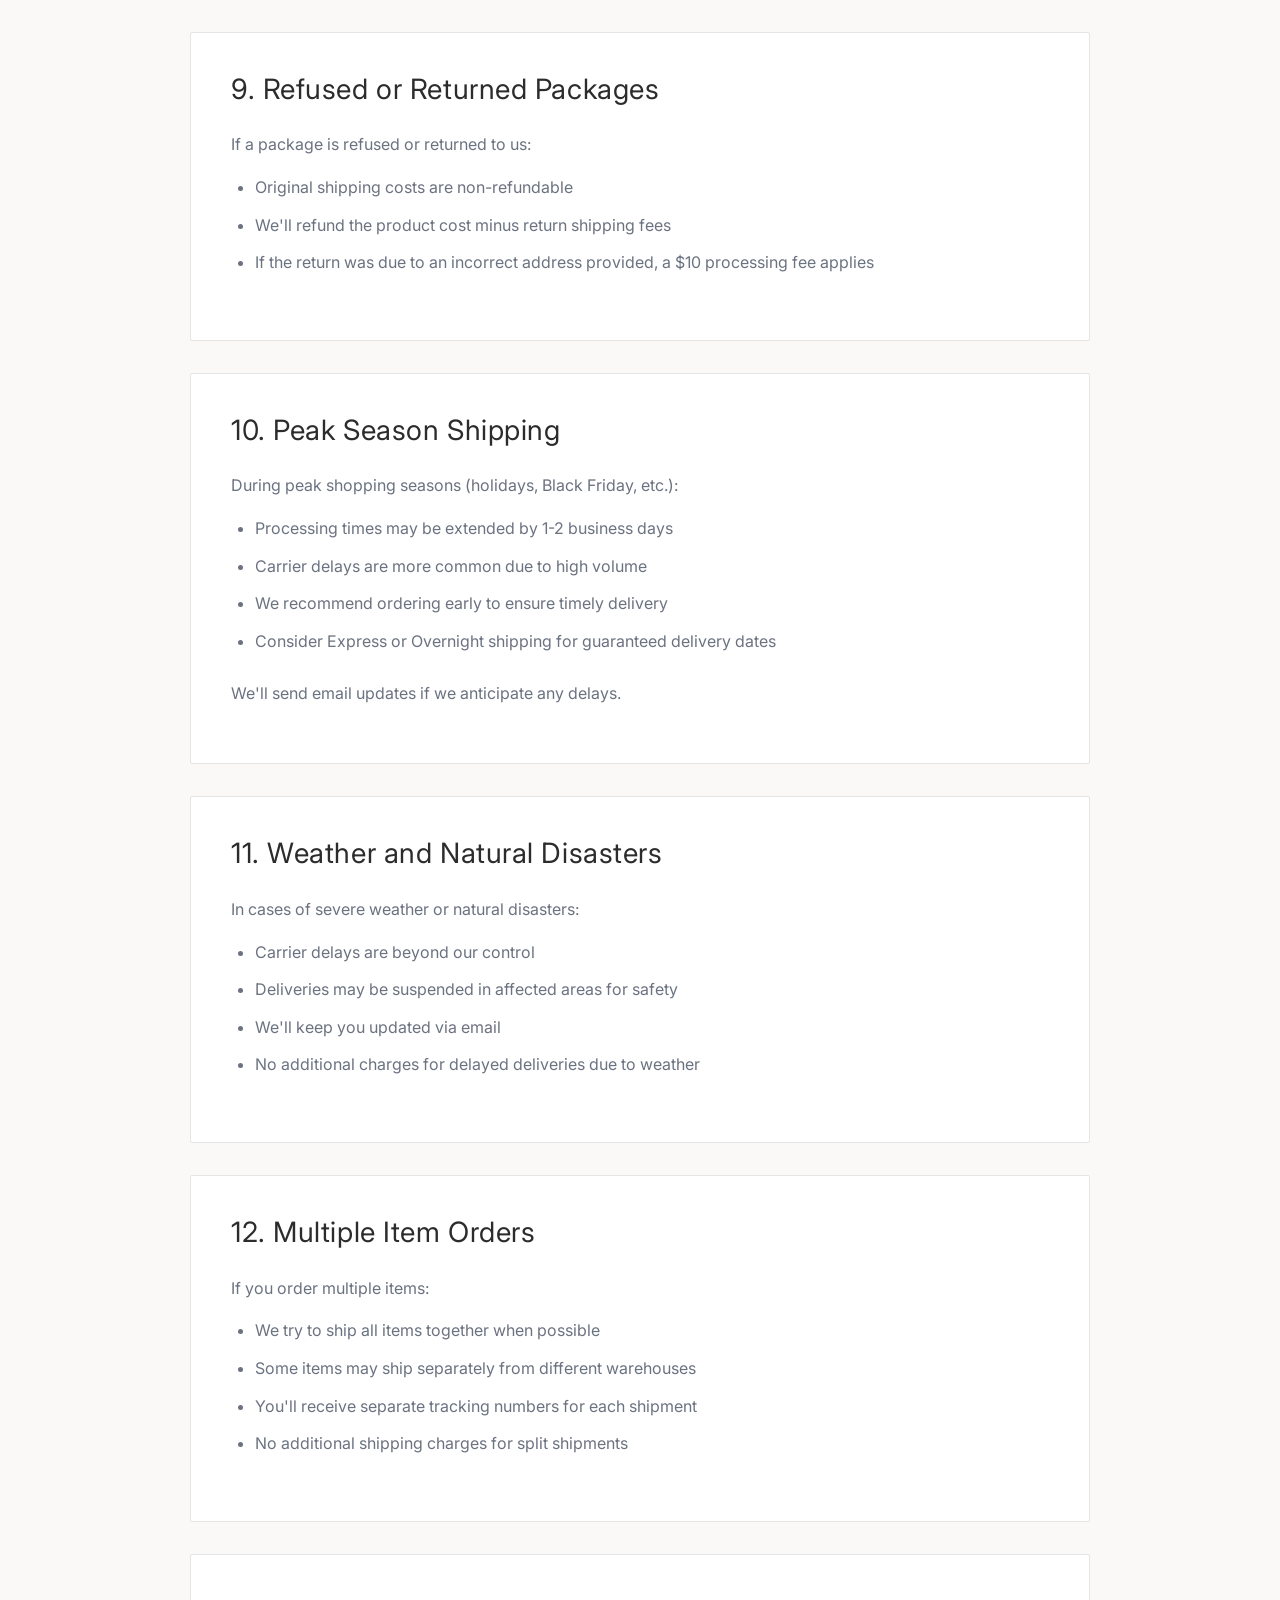
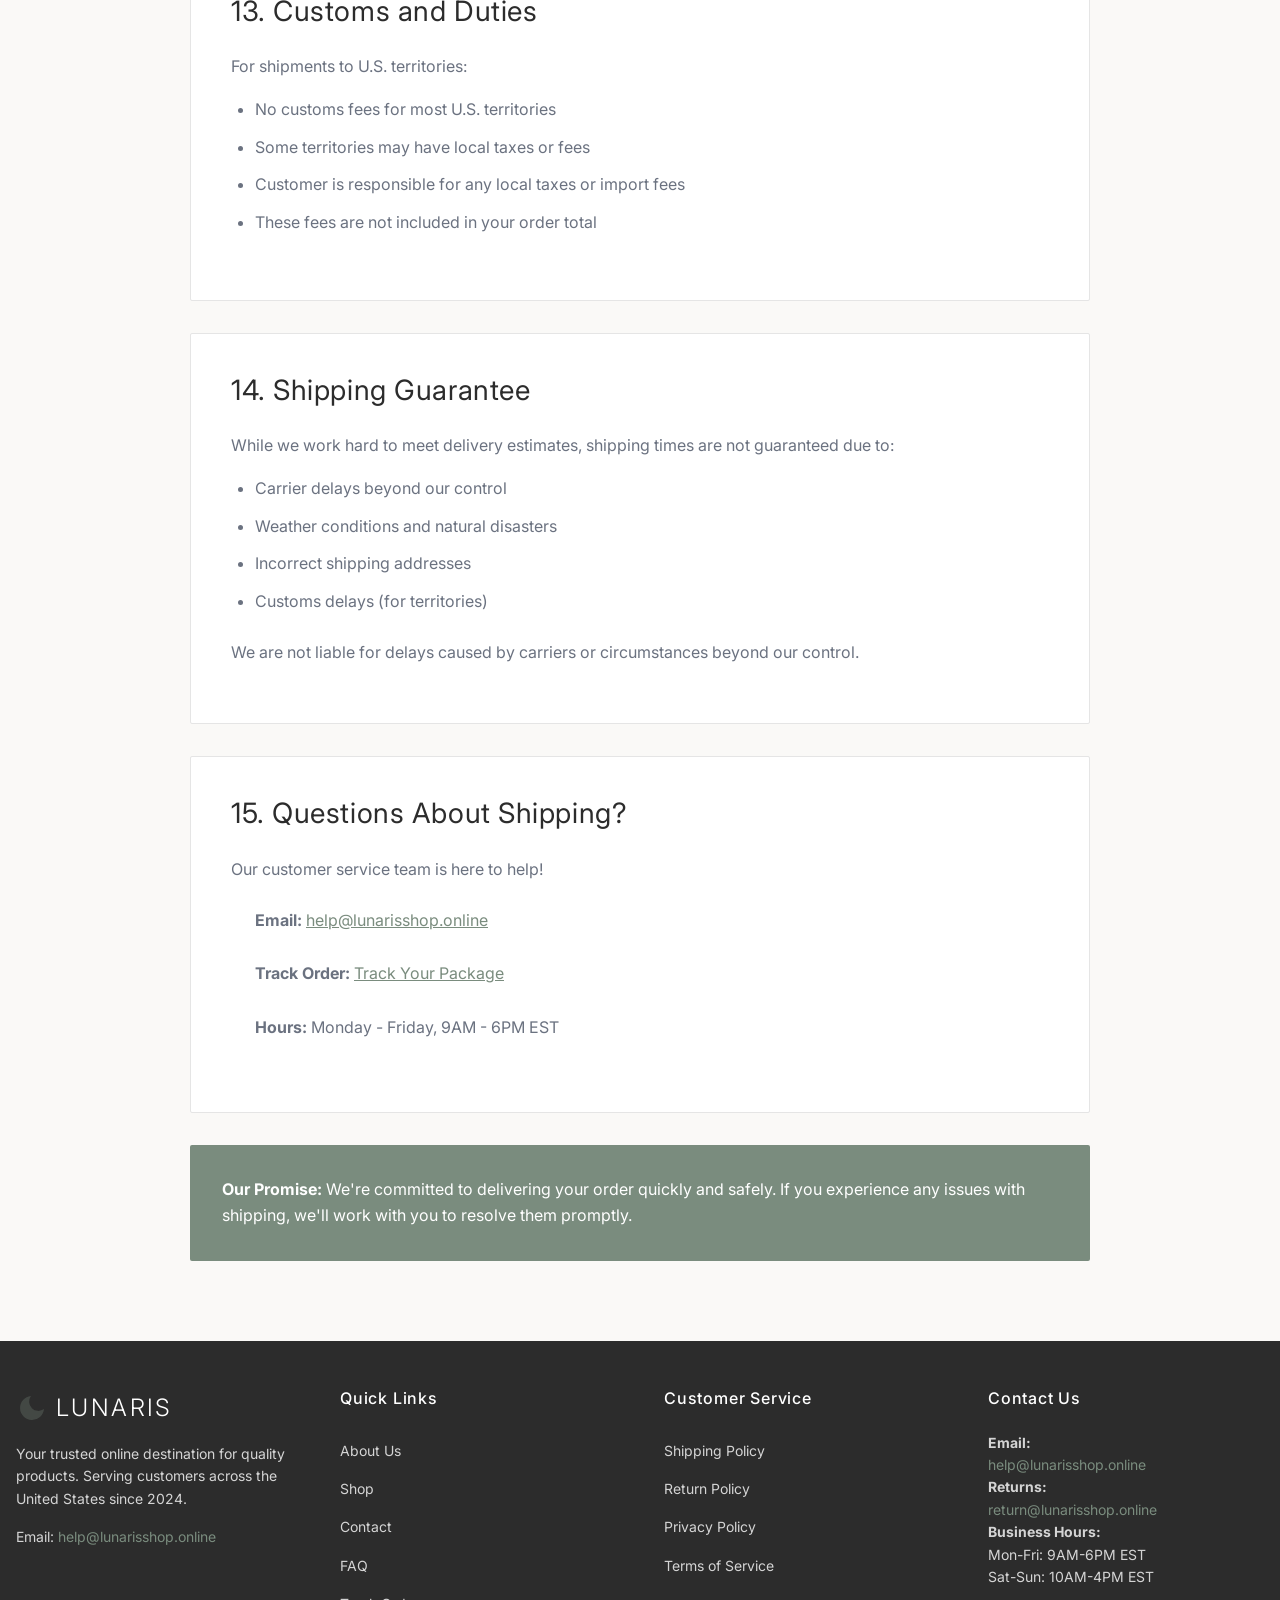
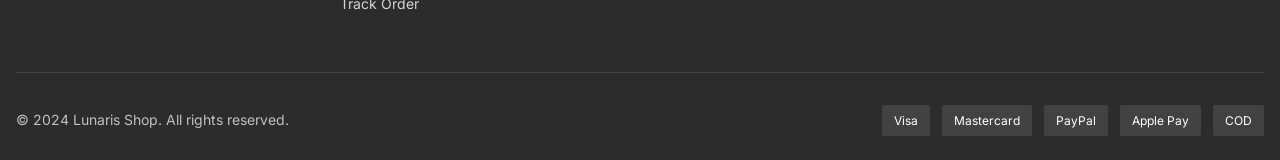
<file: shipping-policy.html>
<!DOCTYPE html>
<html lang="en">
<head>
    <meta charset="UTF-8">
    <meta name="viewport" content="width=device-width, initial-scale=1.0">
    <meta name="description" content="Shipping Policy - Lunaris Shop">
    <title>Shipping Policy - Lunaris Shop</title>
    <link rel="stylesheet" href="css/styles.css">
    <link rel="stylesheet" href="css/theme.css">
    <link rel="stylesheet" href="css/pages.css">
    <link href="https://fonts.googleapis.com/css2?family=Inter:wght@300;400;500;600;700&display=swap" rel="stylesheet">
</head>
<body>
    <header id="main-header"></header>

    <main class="page-content">
        <div class="container">
            <div class="page-header">
                <h1 class="page-title">Shipping Policy</h1>
                <p class="page-subtitle">Fast, Reliable Delivery Across the USA</p>
            </div>

            <div class="legal-content">
                <p class="intro-text">At Lunaris Shop, we're committed to getting your order to you quickly and safely. We offer free shipping on orders over $50 and ship to all 50 states and U.S. territories.</p>

                <div class="legal-section">
                    <h2>1. Shipping Rates</h2>
                    
                    <div class="shipping-table">
                        <div class="shipping-row header-row">
                            <div class="shipping-col">Shipping Method</div>
                            <div class="shipping-col">Delivery Time</div>
                            <div class="shipping-col">Cost</div>
                        </div>
                        <div class="shipping-row">
                            <div class="shipping-col"><strong>Standard Shipping</strong></div>
                            <div class="shipping-col">3-7 business days</div>
                            <div class="shipping-col">$4.99 (FREE over $50)</div>
                        </div>
                        <div class="shipping-row">
                            <div class="shipping-col"><strong>Express Shipping</strong></div>
                            <div class="shipping-col">2-3 business days</div>
                            <div class="shipping-col">$14.99</div>
                        </div>
                        <div class="shipping-row">
                            <div class="shipping-col"><strong>Overnight Shipping</strong></div>
                            <div class="shipping-col">1-2 business days</div>
                            <div class="shipping-col">$29.99</div>
                        </div>
                    </div>

                    <p class="note"><strong>Note:</strong> Delivery times are estimates and begin after the order is processed and shipped. Business days are Monday through Friday, excluding federal holidays.</p>
                </div>

                <div class="legal-section">
                    <h2>2. Free Shipping</h2>
                    <p>We offer <strong>FREE Standard Shipping</strong> on all orders over $50 within the United States!</p>
                    <ul>
                        <li>Automatically applied at checkout when your subtotal exceeds $50</li>
                        <li>Applies to standard shipping only</li>
                        <li>Valid for shipments within the continental U.S., Alaska, Hawaii, and U.S. territories</li>
                        <li>Cannot be combined with other shipping promotions</li>
                    </ul>
                </div>

                <div class="legal-section">
                    <h2>3. Processing Time</h2>
                    <p>Orders are typically processed within 1-2 business days:</p>
                    <ul>
                        <li><strong>Orders placed Monday-Friday before 2PM EST:</strong> Processed same business day</li>
                        <li><strong>Orders placed after 2PM EST:</strong> Processed next business day</li>
                        <li><strong>Weekend orders:</strong> Processed on the following Monday</li>
                        <li><strong>Holiday orders:</strong> May experience slight delays during peak seasons</li>
                    </ul>
                    <p>You'll receive an email confirmation when your order is placed and another when it ships with tracking information.</p>
                </div>

                <div class="legal-section">
                    <h2>4. Shipping Locations</h2>
                    <h3>Domestic Shipping (United States)</h3>
                    <p>We currently ship to:</p>
                    <ul>
                        <li>All 50 states</li>
                        <li>Washington D.C.</li>
                        <li>Puerto Rico</li>
                        <li>U.S. Virgin Islands</li>
                        <li>Guam</li>
                        <li>American Samoa</li>
                        <li>Northern Mariana Islands</li>
                    </ul>

                    <h3>International Shipping</h3>
                    <p>We do not currently offer international shipping outside of U.S. territories. We're working to expand our shipping options in the future!</p>

                    <h3>PO Boxes and Military Addresses</h3>
                    <ul>
                        <li><strong>PO Boxes:</strong> We ship to P.O. Boxes via USPS</li>
                        <li><strong>APO/FPO/DPO:</strong> We proudly ship to military addresses at standard domestic rates</li>
                    </ul>
                </div>

                <div class="legal-section">
                    <h2>5. Order Tracking</h2>
                    <p>Stay informed about your order every step of the way:</p>
                    <ul>
                        <li>Tracking number provided via email once your order ships</li>
                        <li>Track your order on our <a href="track-order.html">Track Order</a> page</li>
                        <li>Real-time updates from the carrier</li>
                        <li>Delivery notifications when your package arrives</li>
                    </ul>
                    <p>If you don't receive tracking information within 3 business days, please contact us at <a href="mailto:help@lunarisshop.online">help@lunarisshop.online</a></p>
                </div>

                <div class="legal-section">
                    <h2>6. Shipping Carriers</h2>
                    <p>We partner with trusted carriers to ensure safe delivery:</p>
                    <ul>
                        <li>USPS (United States Postal Service)</li>
                        <li>UPS (United Parcel Service)</li>
                        <li>FedEx</li>
                    </ul>
                    <p>The carrier is selected based on your location and shipping method chosen. We use the most efficient option to get your order to you quickly.</p>
                </div>

                <div class="legal-section">
                    <h2>7. Delivery Issues</h2>
                    
                    <h3>Delayed Packages</h3>
                    <p>If your package is delayed beyond the estimated delivery date:</p>
                    <ul>
                        <li>Check the tracking information for updates</li>
                        <li>Allow 1-2 additional business days (carriers sometimes experience delays)</li>
                        <li>Contact us if it's been more than 2 business days past the estimated delivery</li>
                    </ul>

                    <h3>Lost or Stolen Packages</h3>
                    <p>If your tracking shows delivered but you didn't receive it:</p>
                    <ol>
                        <li>Check with household members and neighbors</li>
                        <li>Look around your property (back door, garage, mailbox)</li>
                        <li>Contact the carrier to open an investigation</li>
                        <li>Wait 24-48 hours (sometimes marked delivered early)</li>
                        <li>Contact us at <a href="mailto:help@lunarisshop.online">help@lunarisshop.online</a> - we'll help resolve the issue</li>
                    </ol>
                    <p>We'll work with you to file a claim and send a replacement or issue a refund.</p>

                    <h3>Damaged Packages</h3>
                    <p>If your package arrives damaged:</p>
                    <ul>
                        <li>Take photos of the packaging and damaged items</li>
                        <li>Contact us within 48 hours at <a href="mailto:help@lunarisshop.online">help@lunarisshop.online</a></li>
                        <li>Include your order number and photos</li>
                        <li>We'll send a replacement immediately or issue a full refund</li>
                    </ul>
                </div>

                <div class="legal-section">
                    <h2>8. Address Changes</h2>
                    <p>Need to change your shipping address?</p>
                    <ul>
                        <li><strong>Before shipment:</strong> Contact us immediately at <a href="mailto:help@lunarisshop.online">help@lunarisshop.online</a> and we'll update it</li>
                        <li><strong>After shipment:</strong> Contact the carrier directly with your tracking number to request a delivery change (fees may apply)</li>
                    </ul>
                    <p><strong>Important:</strong> We cannot guarantee address changes once an order has shipped. Please ensure your address is correct at checkout.</p>
                </div>

                <div class="legal-section">
                    <h2>9. Refused or Returned Packages</h2>
                    <p>If a package is refused or returned to us:</p>
                    <ul>
                        <li>Original shipping costs are non-refundable</li>
                        <li>We'll refund the product cost minus return shipping fees</li>
                        <li>If the return was due to an incorrect address provided, a $10 processing fee applies</li>
                    </ul>
                </div>

                <div class="legal-section">
                    <h2>10. Peak Season Shipping</h2>
                    <p>During peak shopping seasons (holidays, Black Friday, etc.):</p>
                    <ul>
                        <li>Processing times may be extended by 1-2 business days</li>
                        <li>Carrier delays are more common due to high volume</li>
                        <li>We recommend ordering early to ensure timely delivery</li>
                        <li>Consider Express or Overnight shipping for guaranteed delivery dates</li>
                    </ul>
                    <p>We'll send email updates if we anticipate any delays.</p>
                </div>

                <div class="legal-section">
                    <h2>11. Weather and Natural Disasters</h2>
                    <p>In cases of severe weather or natural disasters:</p>
                    <ul>
                        <li>Carrier delays are beyond our control</li>
                        <li>Deliveries may be suspended in affected areas for safety</li>
                        <li>We'll keep you updated via email</li>
                        <li>No additional charges for delayed deliveries due to weather</li>
                    </ul>
                </div>

                <div class="legal-section">
                    <h2>12. Multiple Item Orders</h2>
                    <p>If you order multiple items:</p>
                    <ul>
                        <li>We try to ship all items together when possible</li>
                        <li>Some items may ship separately from different warehouses</li>
                        <li>You'll receive separate tracking numbers for each shipment</li>
                        <li>No additional shipping charges for split shipments</li>
                    </ul>
                </div>

                <div class="legal-section">
                    <h2>13. Customs and Duties</h2>
                    <p>For shipments to U.S. territories:</p>
                    <ul>
                        <li>No customs fees for most U.S. territories</li>
                        <li>Some territories may have local taxes or fees</li>
                        <li>Customer is responsible for any local taxes or import fees</li>
                        <li>These fees are not included in your order total</li>
                    </ul>
                </div>

                <div class="legal-section">
                    <h2>14. Shipping Guarantee</h2>
                    <p>While we work hard to meet delivery estimates, shipping times are not guaranteed due to:</p>
                    <ul>
                        <li>Carrier delays beyond our control</li>
                        <li>Weather conditions and natural disasters</li>
                        <li>Incorrect shipping addresses</li>
                        <li>Customs delays (for territories)</li>
                    </ul>
                    <p>We are not liable for delays caused by carriers or circumstances beyond our control.</p>
                </div>

                <div class="legal-section">
                    <h2>15. Questions About Shipping?</h2>
                    <p>Our customer service team is here to help!</p>
                    <ul class="contact-list">
                        <li><strong>Email:</strong> <a href="mailto:help@lunarisshop.online">help@lunarisshop.online</a></li>
                        <li><strong>Track Order:</strong> <a href="track-order.html">Track Your Package</a></li>
                        <li><strong>Hours:</strong> Monday - Friday, 9AM - 6PM EST</li>
                    </ul>
                </div>

                <div class="legal-notice">
                    <p><strong>Our Promise:</strong> We're committed to delivering your order quickly and safely. If you experience any issues with shipping, we'll work with you to resolve them promptly.</p>
                </div>
            </div>
        </div>
    </main>

    <footer id="main-footer"></footer>

    <div id="cookie-consent" class="cookie-consent hidden">
        <div class="cookie-content">
            <p class="cookie-text">
                We use cookies to enhance your experience. By continuing, you agree to our use of cookies.
                <a href="privacy-policy.html" class="cookie-link">Privacy Policy</a>
            </p>
            <div class="cookie-buttons">
                <button class="btn btn-outline-sm" id="cookie-decline">Decline</button>
                <button class="btn btn-primary-sm" id="cookie-accept">Accept</button>
            </div>
        </div>
    </div>

    <button id="scroll-to-top" class="scroll-to-top hidden">
        <svg fill="none" stroke="currentColor" viewBox="0 0 24 24" class="scroll-icon">
            <path stroke-linecap="round" stroke-linejoin="round" stroke-width="2" d="M5 10l7-7m0 0l7 7m-7-7v18"></path>
        </svg>
    </button>

    <div id="toast-container" class="toast-container"></div>

    <script src="js/data/products.js"></script>
    <script src="js/cart.js"></script>
    <script src="js/components.js"></script>
    <script src="js/main.js"></script>
</body>
</html>
</file>
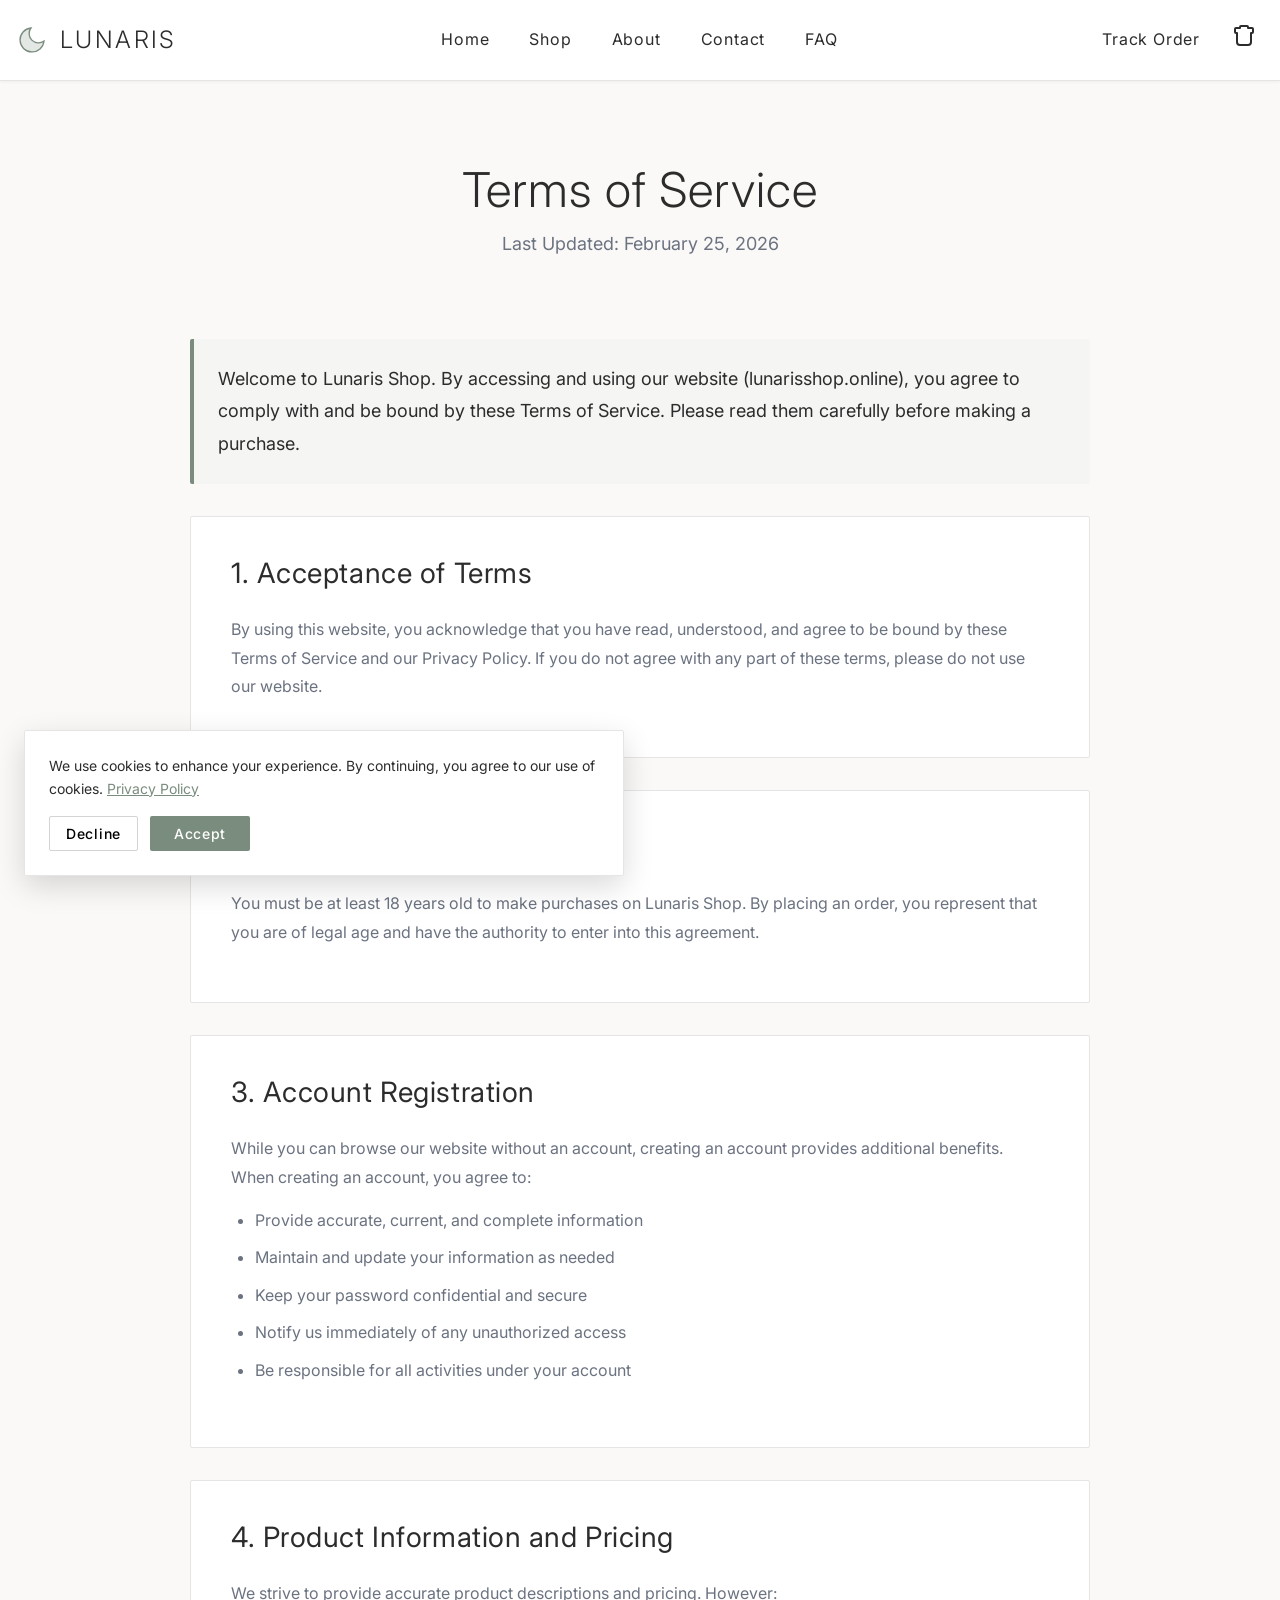
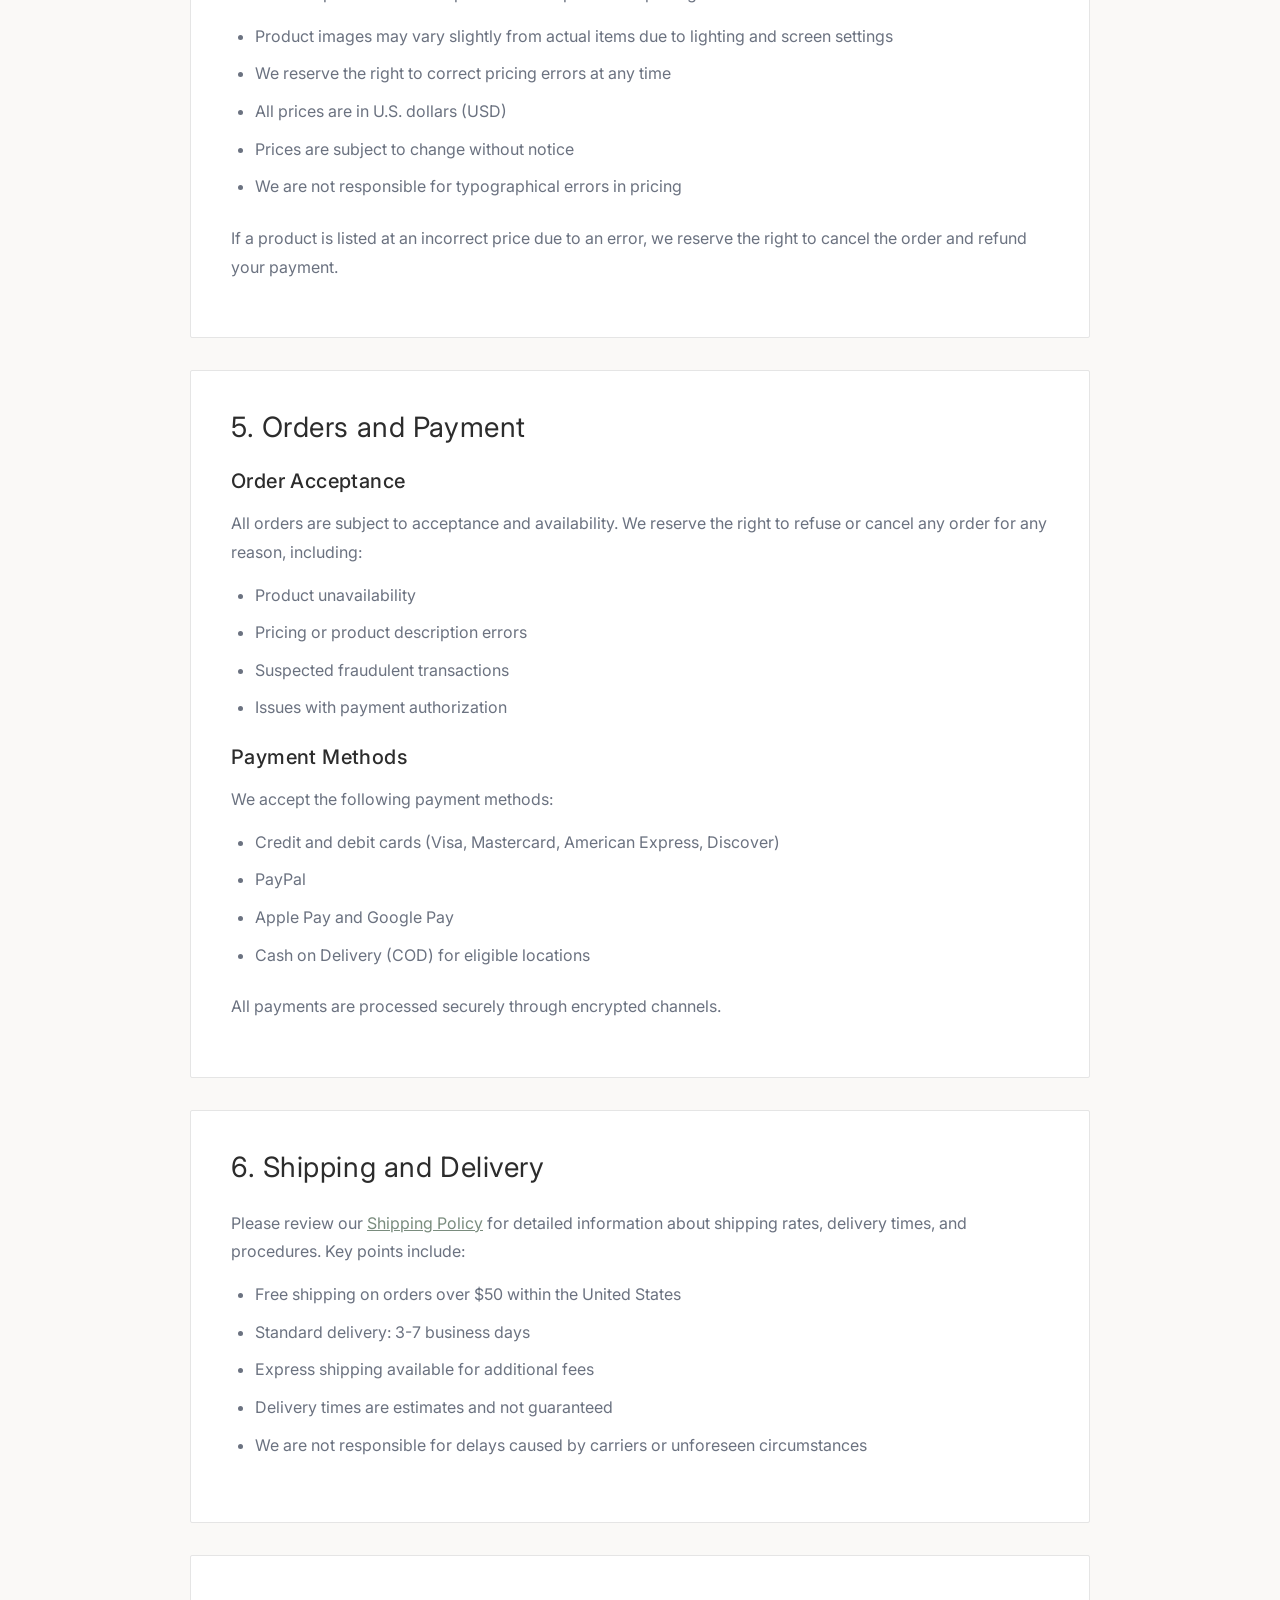
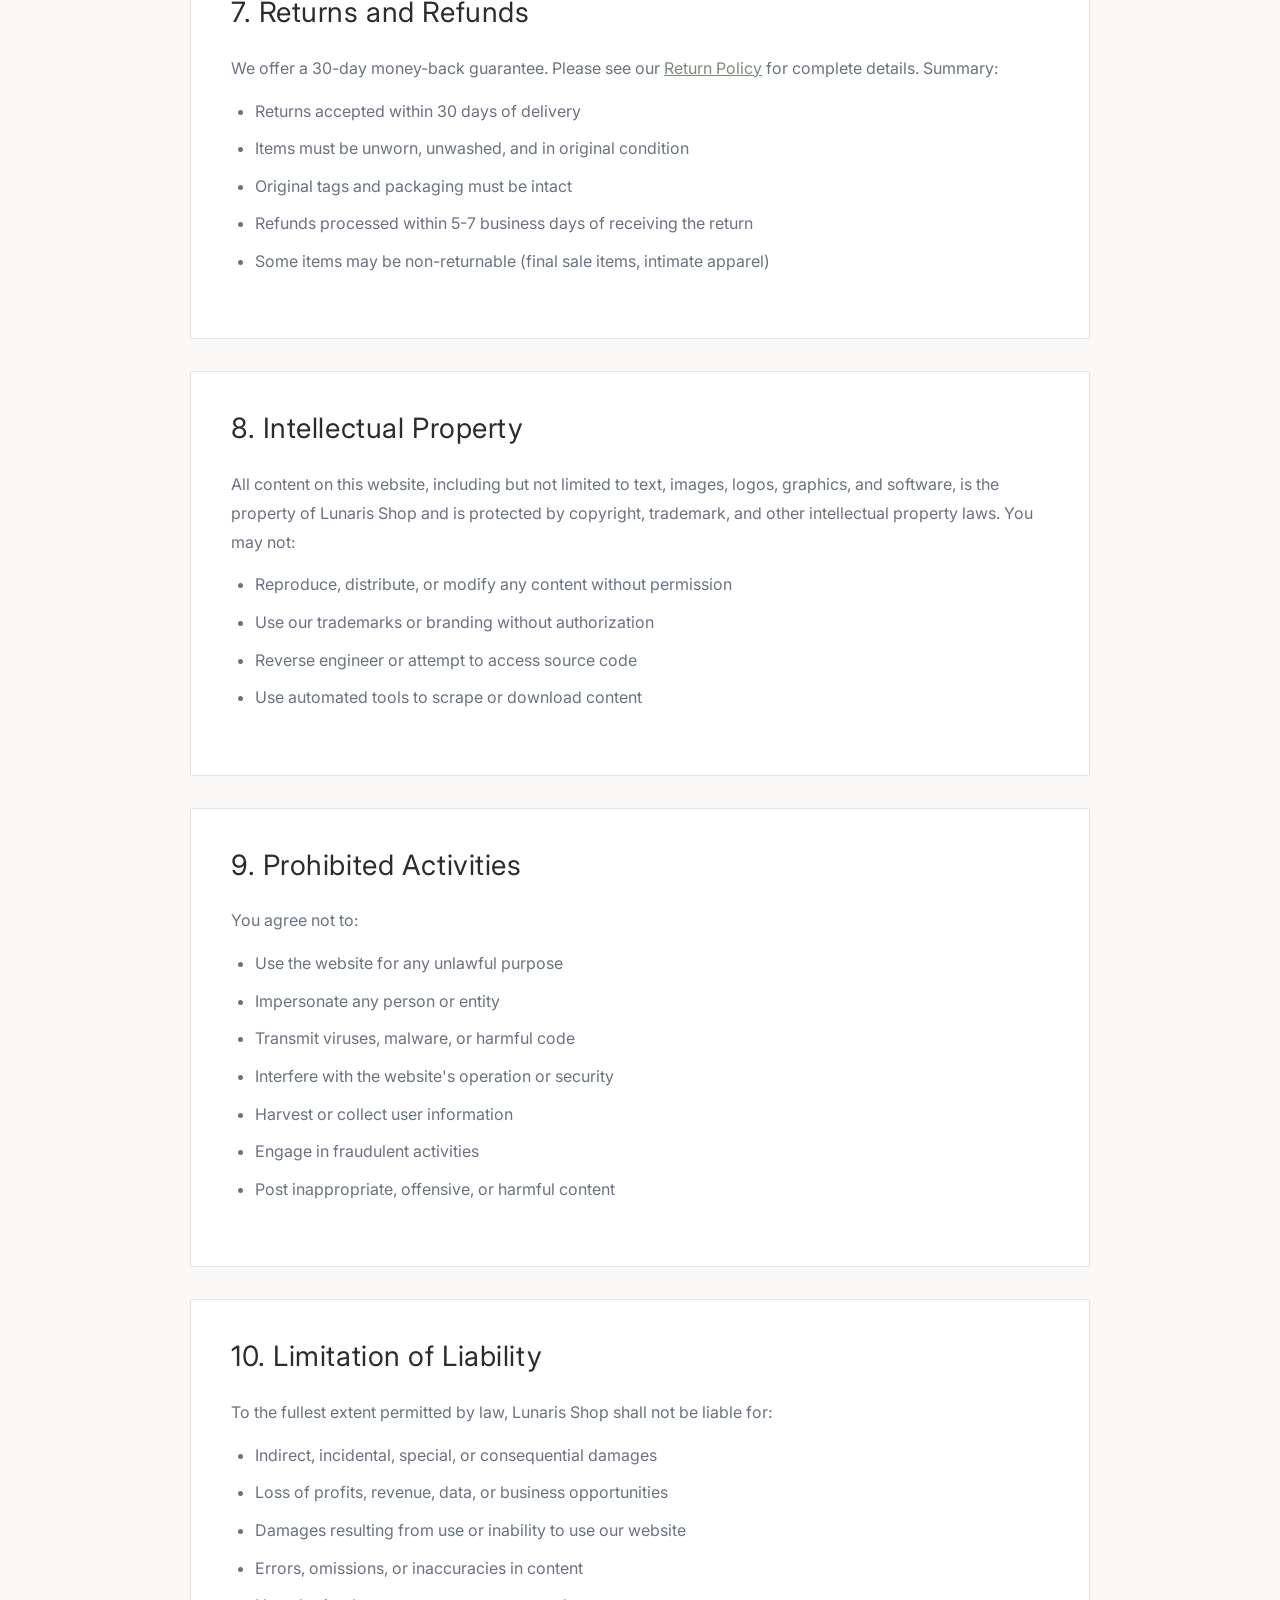
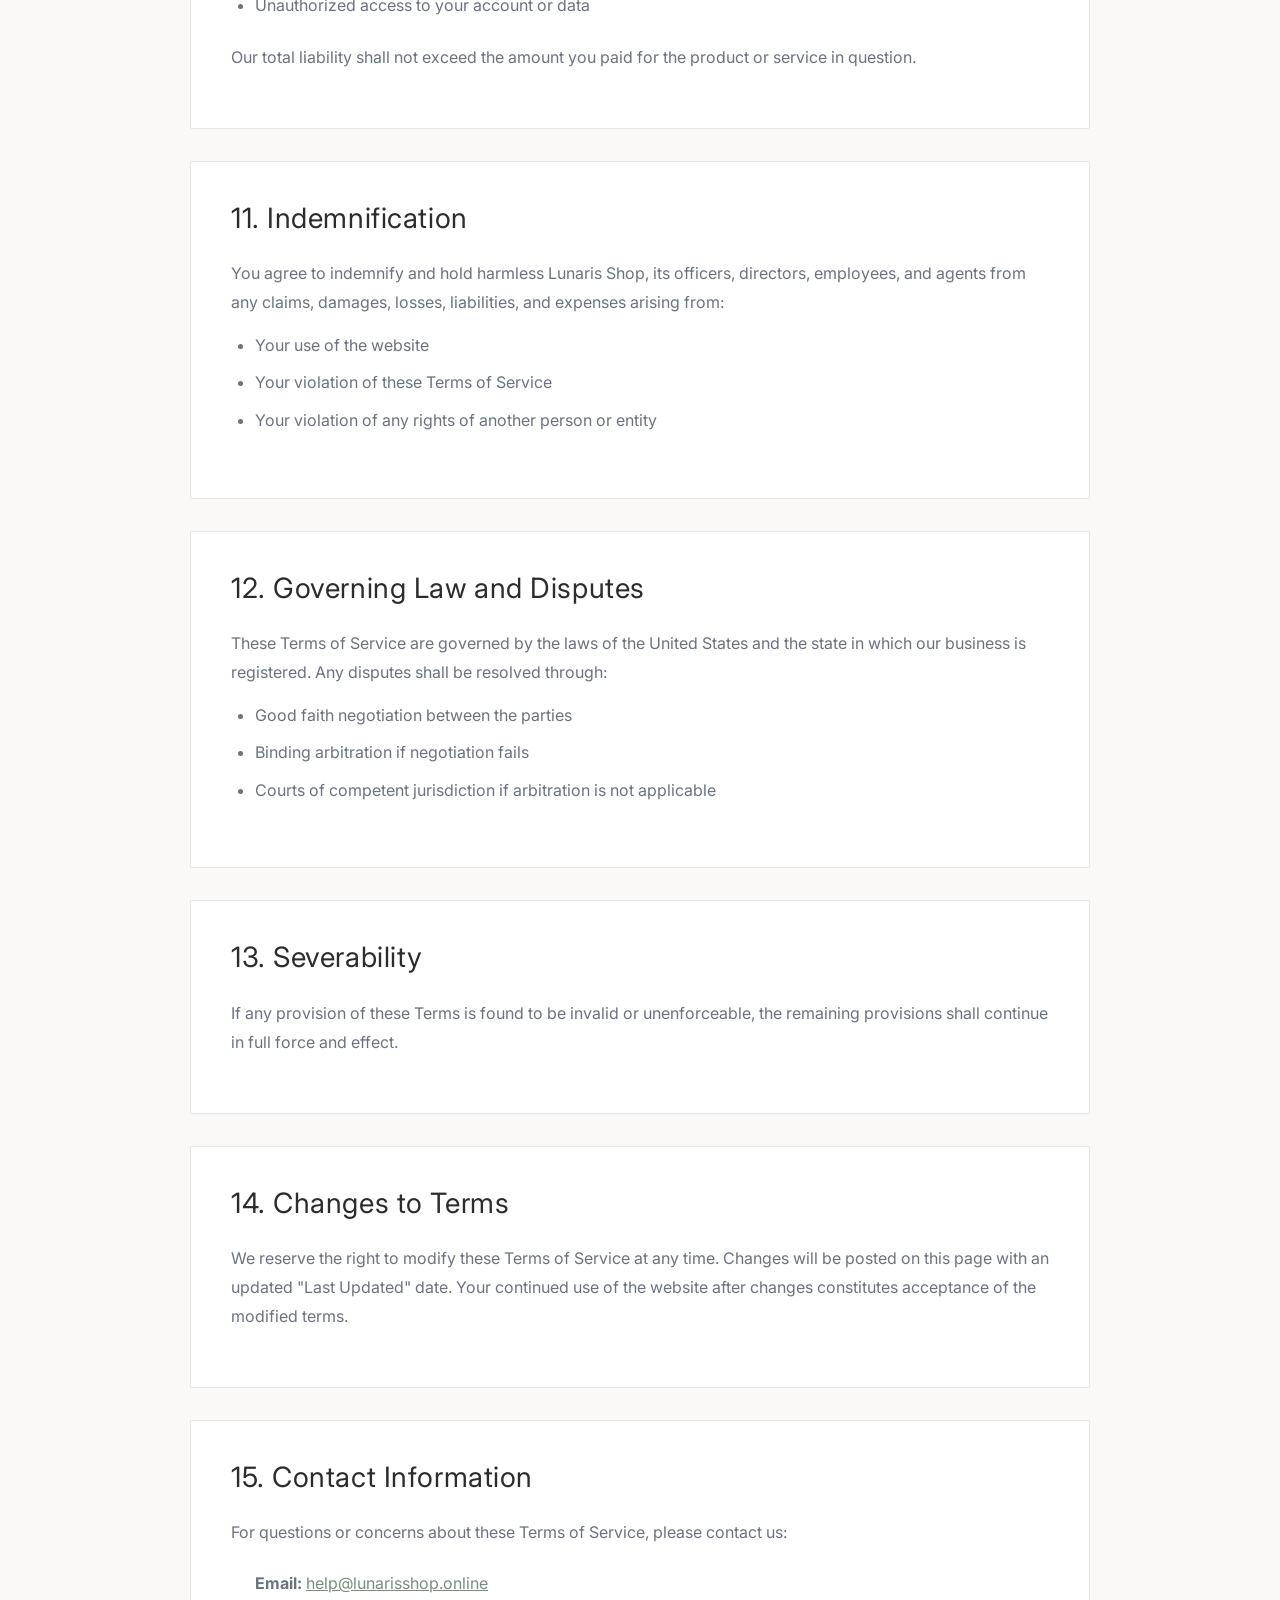
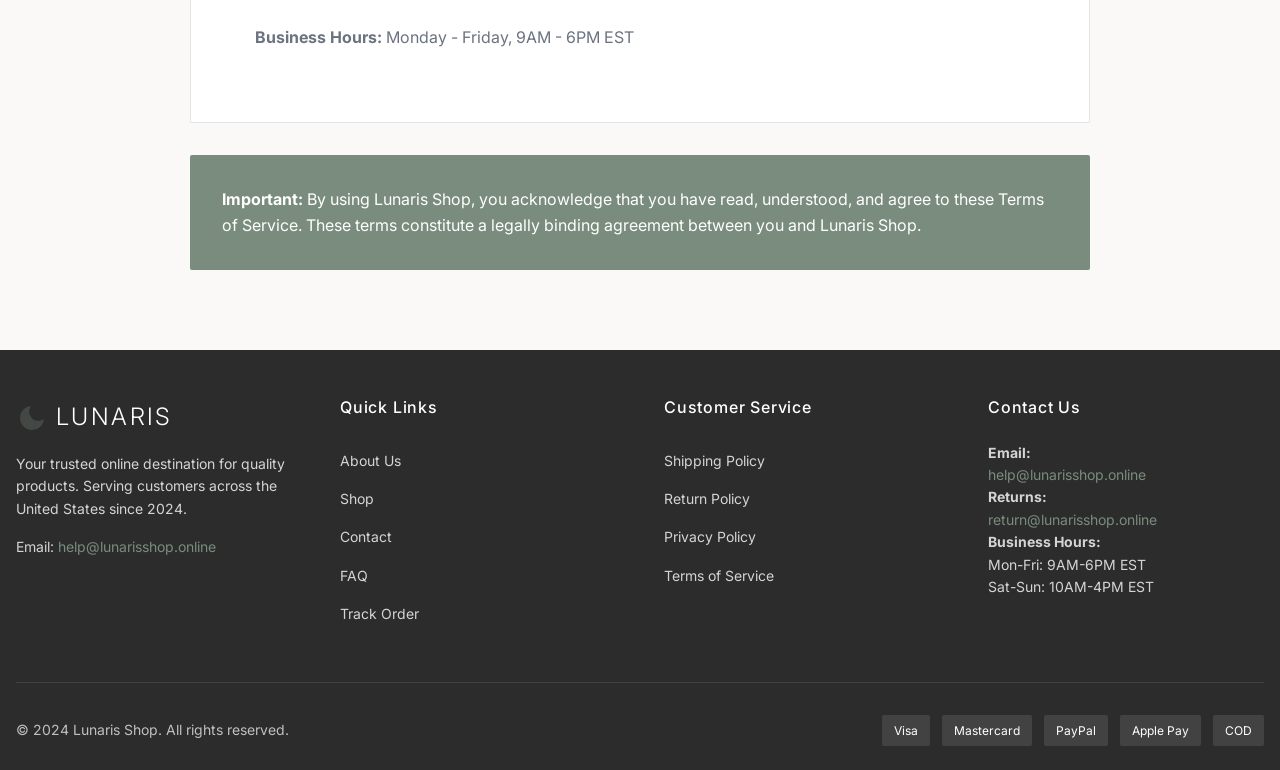
<file: terms.html>
<!DOCTYPE html>
<html lang="en">
<head>
    <meta charset="UTF-8">
    <meta name="viewport" content="width=device-width, initial-scale=1.0">
    <meta name="description" content="Terms of Service - Lunaris Shop">
    <title>Terms of Service - Lunaris Shop</title>
    <link rel="stylesheet" href="css/styles.css">
    <link rel="stylesheet" href="css/theme.css">
    <link rel="stylesheet" href="css/pages.css">
    <link href="https://fonts.googleapis.com/css2?family=Inter:wght@300;400;500;600;700&display=swap" rel="stylesheet">
</head>
<body>
    <header id="main-header"></header>

    <main class="page-content">
        <div class="container">
            <div class="page-header">
                <h1 class="page-title">Terms of Service</h1>
                <p class="page-subtitle">Last Updated: February 25, 2026</p>
            </div>

            <div class="legal-content">
                <p class="intro-text">Welcome to Lunaris Shop. By accessing and using our website (lunarisshop.online), you agree to comply with and be bound by these Terms of Service. Please read them carefully before making a purchase.</p>

                <div class="legal-section">
                    <h2>1. Acceptance of Terms</h2>
                    <p>By using this website, you acknowledge that you have read, understood, and agree to be bound by these Terms of Service and our Privacy Policy. If you do not agree with any part of these terms, please do not use our website.</p>
                </div>

                <div class="legal-section">
                    <h2>2. Eligibility</h2>
                    <p>You must be at least 18 years old to make purchases on Lunaris Shop. By placing an order, you represent that you are of legal age and have the authority to enter into this agreement.</p>
                </div>

                <div class="legal-section">
                    <h2>3. Account Registration</h2>
                    <p>While you can browse our website without an account, creating an account provides additional benefits. When creating an account, you agree to:</p>
                    <ul>
                        <li>Provide accurate, current, and complete information</li>
                        <li>Maintain and update your information as needed</li>
                        <li>Keep your password confidential and secure</li>
                        <li>Notify us immediately of any unauthorized access</li>
                        <li>Be responsible for all activities under your account</li>
                    </ul>
                </div>

                <div class="legal-section">
                    <h2>4. Product Information and Pricing</h2>
                    <p>We strive to provide accurate product descriptions and pricing. However:</p>
                    <ul>
                        <li>Product images may vary slightly from actual items due to lighting and screen settings</li>
                        <li>We reserve the right to correct pricing errors at any time</li>
                        <li>All prices are in U.S. dollars (USD)</li>
                        <li>Prices are subject to change without notice</li>
                        <li>We are not responsible for typographical errors in pricing</li>
                    </ul>
                    <p>If a product is listed at an incorrect price due to an error, we reserve the right to cancel the order and refund your payment.</p>
                </div>

                <div class="legal-section">
                    <h2>5. Orders and Payment</h2>
                    <h3>Order Acceptance</h3>
                    <p>All orders are subject to acceptance and availability. We reserve the right to refuse or cancel any order for any reason, including:</p>
                    <ul>
                        <li>Product unavailability</li>
                        <li>Pricing or product description errors</li>
                        <li>Suspected fraudulent transactions</li>
                        <li>Issues with payment authorization</li>
                    </ul>

                    <h3>Payment Methods</h3>
                    <p>We accept the following payment methods:</p>
                    <ul>
                        <li>Credit and debit cards (Visa, Mastercard, American Express, Discover)</li>
                        <li>PayPal</li>
                        <li>Apple Pay and Google Pay</li>
                        <li>Cash on Delivery (COD) for eligible locations</li>
                    </ul>
                    <p>All payments are processed securely through encrypted channels.</p>
                </div>

                <div class="legal-section">
                    <h2>6. Shipping and Delivery</h2>
                    <p>Please review our <a href="shipping-policy.html">Shipping Policy</a> for detailed information about shipping rates, delivery times, and procedures. Key points include:</p>
                    <ul>
                        <li>Free shipping on orders over $50 within the United States</li>
                        <li>Standard delivery: 3-7 business days</li>
                        <li>Express shipping available for additional fees</li>
                        <li>Delivery times are estimates and not guaranteed</li>
                        <li>We are not responsible for delays caused by carriers or unforeseen circumstances</li>
                    </ul>
                </div>

                <div class="legal-section">
                    <h2>7. Returns and Refunds</h2>
                    <p>We offer a 30-day money-back guarantee. Please see our <a href="return-policy.html">Return Policy</a> for complete details. Summary:</p>
                    <ul>
                        <li>Returns accepted within 30 days of delivery</li>
                        <li>Items must be unworn, unwashed, and in original condition</li>
                        <li>Original tags and packaging must be intact</li>
                        <li>Refunds processed within 5-7 business days of receiving the return</li>
                        <li>Some items may be non-returnable (final sale items, intimate apparel)</li>
                    </ul>
                </div>

                <div class="legal-section">
                    <h2>8. Intellectual Property</h2>
                    <p>All content on this website, including but not limited to text, images, logos, graphics, and software, is the property of Lunaris Shop and is protected by copyright, trademark, and other intellectual property laws. You may not:</p>
                    <ul>
                        <li>Reproduce, distribute, or modify any content without permission</li>
                        <li>Use our trademarks or branding without authorization</li>
                        <li>Reverse engineer or attempt to access source code</li>
                        <li>Use automated tools to scrape or download content</li>
                    </ul>
                </div>

                <div class="legal-section">
                    <h2>9. Prohibited Activities</h2>
                    <p>You agree not to:</p>
                    <ul>
                        <li>Use the website for any unlawful purpose</li>
                        <li>Impersonate any person or entity</li>
                        <li>Transmit viruses, malware, or harmful code</li>
                        <li>Interfere with the website's operation or security</li>
                        <li>Harvest or collect user information</li>
                        <li>Engage in fraudulent activities</li>
                        <li>Post inappropriate, offensive, or harmful content</li>
                    </ul>
                </div>

                <div class="legal-section">
                    <h2>10. Limitation of Liability</h2>
                    <p>To the fullest extent permitted by law, Lunaris Shop shall not be liable for:</p>
                    <ul>
                        <li>Indirect, incidental, special, or consequential damages</li>
                        <li>Loss of profits, revenue, data, or business opportunities</li>
                        <li>Damages resulting from use or inability to use our website</li>
                        <li>Errors, omissions, or inaccuracies in content</li>
                        <li>Unauthorized access to your account or data</li>
                    </ul>
                    <p>Our total liability shall not exceed the amount you paid for the product or service in question.</p>
                </div>

                <div class="legal-section">
                    <h2>11. Indemnification</h2>
                    <p>You agree to indemnify and hold harmless Lunaris Shop, its officers, directors, employees, and agents from any claims, damages, losses, liabilities, and expenses arising from:</p>
                    <ul>
                        <li>Your use of the website</li>
                        <li>Your violation of these Terms of Service</li>
                        <li>Your violation of any rights of another person or entity</li>
                    </ul>
                </div>

                <div class="legal-section">
                    <h2>12. Governing Law and Disputes</h2>
                    <p>These Terms of Service are governed by the laws of the United States and the state in which our business is registered. Any disputes shall be resolved through:</p>
                    <ul>
                        <li>Good faith negotiation between the parties</li>
                        <li>Binding arbitration if negotiation fails</li>
                        <li>Courts of competent jurisdiction if arbitration is not applicable</li>
                    </ul>
                </div>

                <div class="legal-section">
                    <h2>13. Severability</h2>
                    <p>If any provision of these Terms is found to be invalid or unenforceable, the remaining provisions shall continue in full force and effect.</p>
                </div>

                <div class="legal-section">
                    <h2>14. Changes to Terms</h2>
                    <p>We reserve the right to modify these Terms of Service at any time. Changes will be posted on this page with an updated "Last Updated" date. Your continued use of the website after changes constitutes acceptance of the modified terms.</p>
                </div>

                <div class="legal-section">
                    <h2>15. Contact Information</h2>
                    <p>For questions or concerns about these Terms of Service, please contact us:</p>
                    <ul class="contact-list">
                        <li><strong>Email:</strong> <a href="mailto:help@lunarisshop.online">help@lunarisshop.online</a></li>
                        <li><strong>Business Hours:</strong> Monday - Friday, 9AM - 6PM EST</li>
                    </ul>
                </div>

                <div class="legal-notice">
                    <p><strong>Important:</strong> By using Lunaris Shop, you acknowledge that you have read, understood, and agree to these Terms of Service. These terms constitute a legally binding agreement between you and Lunaris Shop.</p>
                </div>
            </div>
        </div>
    </main>

    <footer id="main-footer"></footer>

    <div id="cookie-consent" class="cookie-consent hidden">
        <div class="cookie-content">
            <p class="cookie-text">
                We use cookies to enhance your experience. By continuing, you agree to our use of cookies.
                <a href="privacy-policy.html" class="cookie-link">Privacy Policy</a>
            </p>
            <div class="cookie-buttons">
                <button class="btn btn-outline-sm" id="cookie-decline">Decline</button>
                <button class="btn btn-primary-sm" id="cookie-accept">Accept</button>
            </div>
        </div>
    </div>

    <button id="scroll-to-top" class="scroll-to-top hidden">
        <svg fill="none" stroke="currentColor" viewBox="0 0 24 24" class="scroll-icon">
            <path stroke-linecap="round" stroke-linejoin="round" stroke-width="2" d="M5 10l7-7m0 0l7 7m-7-7v18"></path>
        </svg>
    </button>

    <div id="toast-container" class="toast-container"></div>

    <script src="js/data/products.js"></script>
    <script src="js/cart.js"></script>
    <script src="js/components.js"></script>
    <script src="js/main.js"></script>
</body>
</html>
</file>
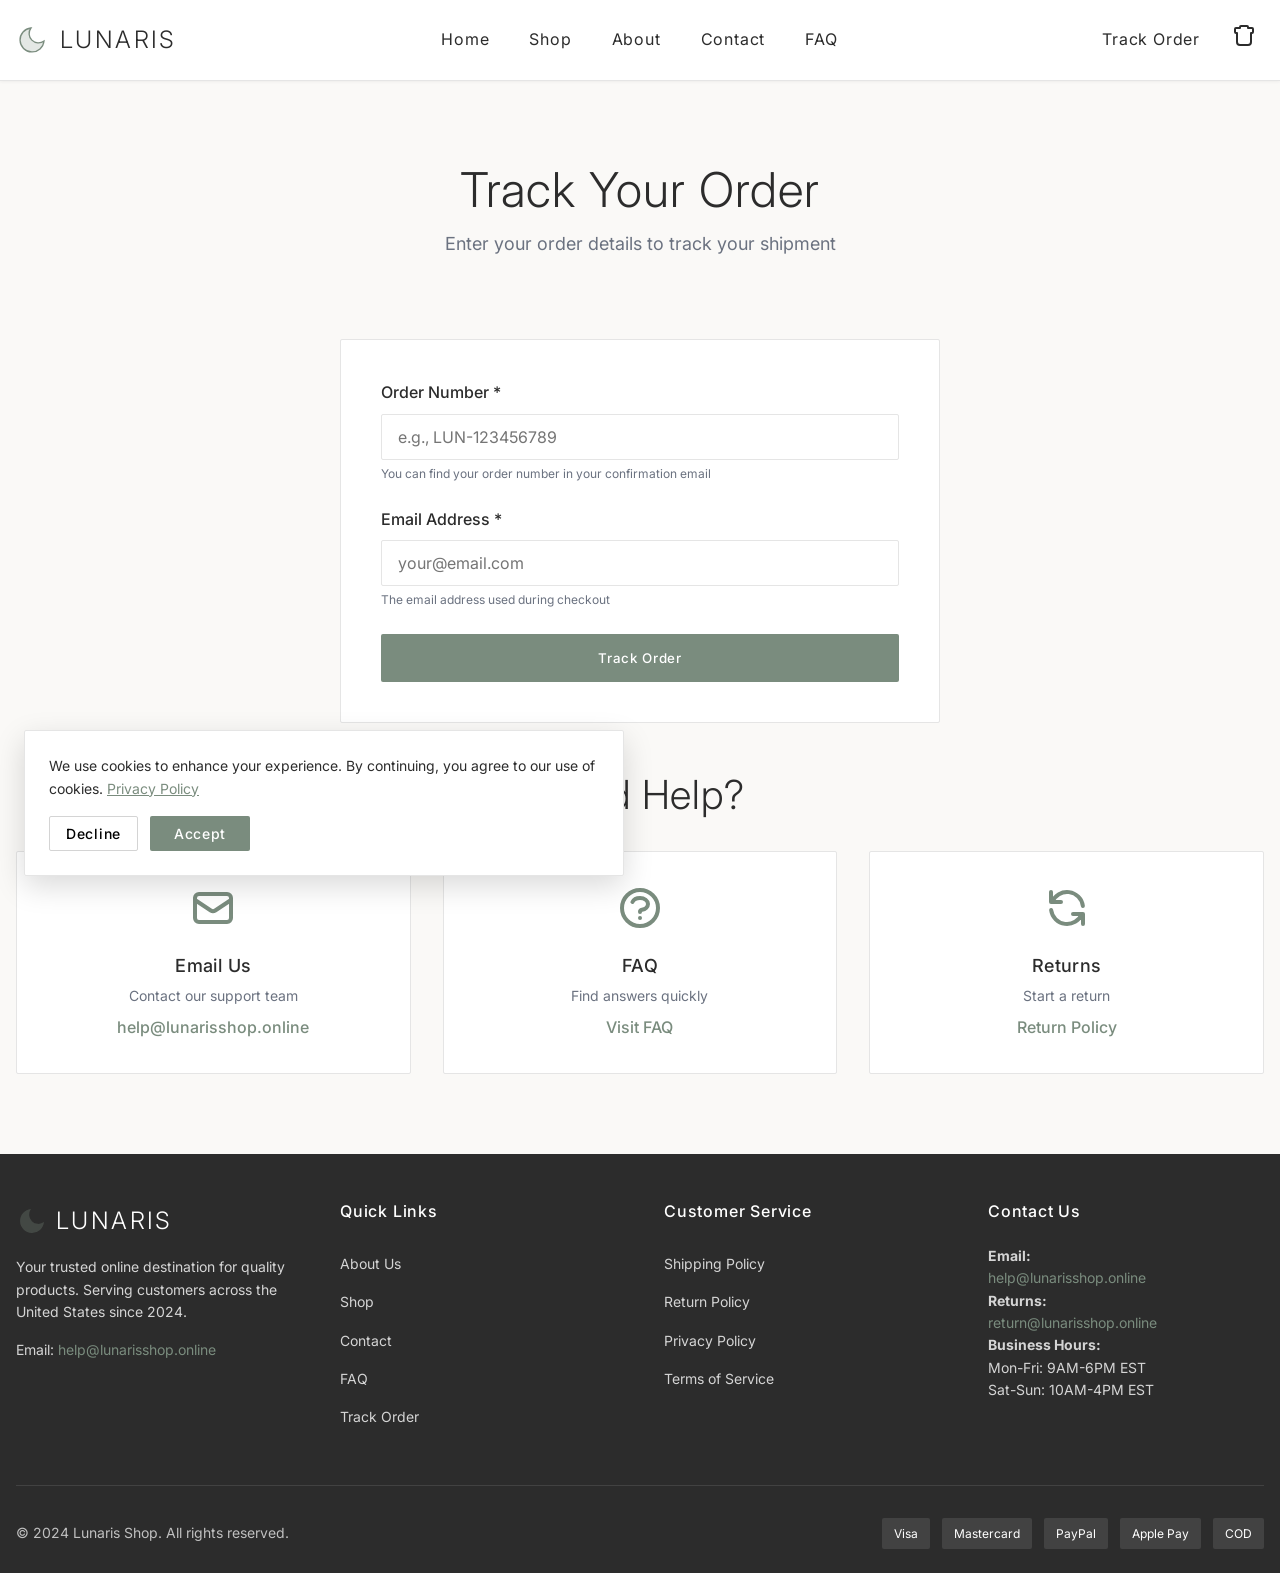
<file: track-order.html>
<!DOCTYPE html>
<html lang="en">
<head>
    <meta charset="UTF-8">
    <meta name="viewport" content="width=device-width, initial-scale=1.0">
    <meta name="description" content="Track your Lunaris Shop order">
    <title>Track Order - Lunaris Shop</title>
    <link rel="stylesheet" href="css/styles.css">
    <link rel="stylesheet" href="css/theme.css">
    <link rel="stylesheet" href="css/pages.css">
    <link href="https://fonts.googleapis.com/css2?family=Inter:wght@300;400;500;600;700&display=swap" rel="stylesheet">
</head>
<body>
    <header id="main-header"></header>

    <main class="page-content">
        <div class="container">
            <!-- Page Header -->
            <div class="page-header">
                <h1 class="page-title">Track Your Order</h1>
                <p class="page-subtitle">Enter your order details to track your shipment</p>
            </div>

            <!-- Track Order Form -->
            <div class="track-order-container">
                <div class="track-form-card">
                    <form id="track-order-form" class="track-form">
                        <div class="form-group">
                            <label for="order-number">Order Number *</label>
                            <input 
                                type="text" 
                                id="order-number" 
                                name="order-number" 
                                required 
                                class="form-input"
                                placeholder="e.g., LUN-123456789"
                            >
                            <p class="form-helper">You can find your order number in your confirmation email</p>
                        </div>

                        <div class="form-group">
                            <label for="email">Email Address *</label>
                            <input 
                                type="email" 
                                id="email" 
                                name="email" 
                                required 
                                class="form-input"
                                placeholder="your@email.com"
                            >
                            <p class="form-helper">The email address used during checkout</p>
                        </div>

                        <button type="submit" class="btn btn-primary form-submit">Track Order</button>
                    </form>
                </div>

                <!-- Order Status Display -->
                <div id="order-status" class="order-status hidden">
                    <div class="status-card">
                        <div class="status-header">
                            <h2>Order Status</h2>
                            <span class="order-number-display" id="order-number-display"></span>
                        </div>

                        <div class="order-timeline">
                            <div class="timeline-step completed">
                                <div class="step-icon">
                                    <svg fill="none" stroke="currentColor" viewBox="0 0 24 24">
                                        <path stroke-linecap="round" stroke-linejoin="round" stroke-width="2" d="M5 13l4 4L19 7"></path>
                                    </svg>
                                </div>
                                <div class="step-content">
                                    <h3>Order Placed</h3>
                                    <p id="step-placed-date">February 24, 2026</p>
                                    <p class="step-detail">Your order has been received</p>
                                </div>
                            </div>

                            <div class="timeline-step completed">
                                <div class="step-icon">
                                    <svg fill="none" stroke="currentColor" viewBox="0 0 24 24">
                                        <path stroke-linecap="round" stroke-linejoin="round" stroke-width="2" d="M5 13l4 4L19 7"></path>
                                    </svg>
                                </div>
                                <div class="step-content">
                                    <h3>Processing</h3>
                                    <p id="step-processing-date">February 24, 2026</p>
                                    <p class="step-detail">We're preparing your items</p>
                                </div>
                            </div>

                            <div class="timeline-step active">
                                <div class="step-icon">
                                    <svg fill="none" stroke="currentColor" viewBox="0 0 24 24">
                                        <path stroke-linecap="round" stroke-linejoin="round" stroke-width="2" d="M5 8h14M5 8a2 2 0 110-4h14a2 2 0 110 4M5 8v10a2 2 0 002 2h10a2 2 0 002-2V8m-9 4h4"></path>
                                    </svg>
                                </div>
                                <div class="step-content">
                                    <h3>Shipped</h3>
                                    <p id="step-shipped-date">February 25, 2026</p>
                                    <p class="step-detail">Your package is on its way</p>
                                </div>
                            </div>

                            <div class="timeline-step">
                                <div class="step-icon">
                                    <svg fill="none" stroke="currentColor" viewBox="0 0 24 24">
                                        <path stroke-linecap="round" stroke-linejoin="round" stroke-width="2" d="M3 12l2-2m0 0l7-7 7 7M5 10v10a1 1 0 001 1h3m10-11l2 2m-2-2v10a1 1 0 01-1 1h-3m-6 0a1 1 0 001-1v-4a1 1 0 011-1h2a1 1 0 011 1v4a1 1 0 001 1m-6 0h6"></path>
                                    </svg>
                                </div>
                                <div class="step-content">
                                    <h3>Delivered</h3>
                                    <p id="step-delivered-date">Est. February 28, 2026</p>
                                    <p class="step-detail">Awaiting delivery</p>
                                </div>
                            </div>
                        </div>

                        <div class="tracking-info">
                            <h3>Tracking Information</h3>
                            <div class="info-row">
                                <span class="info-label">Carrier:</span>
                                <span class="info-value" id="carrier">USPS</span>
                            </div>
                            <div class="info-row">
                                <span class="info-label">Tracking Number:</span>
                                <span class="info-value" id="tracking-number">9400100000000000000000</span>
                            </div>
                            <div class="info-row">
                                <span class="info-label">Estimated Delivery:</span>
                                <span class="info-value" id="estimated-delivery">February 28, 2026</span>
                            </div>
                        </div>

                        <div class="order-items">
                            <h3>Order Items</h3>
                            <div id="order-items-list" class="items-list"></div>
                        </div>

                        <button class="btn btn-outline" onclick="resetTracking()">Track Another Order</button>
                    </div>
                </div>
            </div>

            <!-- Help Section -->
            <div class="help-section">
                <h2>Need Help?</h2>
                <div class="help-grid">
                    <div class="help-card">
                        <svg class="help-icon" fill="none" stroke="currentColor" viewBox="0 0 24 24">
                            <path stroke-linecap="round" stroke-linejoin="round" stroke-width="2" d="M3 8l7.89 5.26a2 2 0 002.22 0L21 8M5 19h14a2 2 0 002-2V7a2 2 0 00-2-2H5a2 2 0 00-2 2v10a2 2 0 002 2z"></path>
                        </svg>
                        <h3>Email Us</h3>
                        <p>Contact our support team</p>
                        <a href="mailto:help@lunarisshop.online">help@lunarisshop.online</a>
                    </div>
                    <div class="help-card">
                        <svg class="help-icon" fill="none" stroke="currentColor" viewBox="0 0 24 24">
                            <path stroke-linecap="round" stroke-linejoin="round" stroke-width="2" d="M8.228 9c.549-1.165 2.03-2 3.772-2 2.21 0 4 1.343 4 3 0 1.4-1.278 2.575-3.006 2.907-.542.104-.994.54-.994 1.093m0 3h.01M21 12a9 9 0 11-18 0 9 9 0 0118 0z"></path>
                        </svg>
                        <h3>FAQ</h3>
                        <p>Find answers quickly</p>
                        <a href="faq.html">Visit FAQ</a>
                    </div>
                    <div class="help-card">
                        <svg class="help-icon" fill="none" stroke="currentColor" viewBox="0 0 24 24">
                            <path stroke-linecap="round" stroke-linejoin="round" stroke-width="2" d="M4 4v5h.582m15.356 2A8.001 8.001 0 004.582 9m0 0H9m11 11v-5h-.581m0 0a8.003 8.003 0 01-15.357-2m15.357 2H15"></path>
                        </svg>
                        <h3>Returns</h3>
                        <p>Start a return</p>
                        <a href="return-policy.html">Return Policy</a>
                    </div>
                </div>
            </div>
        </div>
    </main>

    <footer id="main-footer"></footer>

    <div id="cookie-consent" class="cookie-consent hidden">
        <div class="cookie-content">
            <p class="cookie-text">
                We use cookies to enhance your experience. By continuing, you agree to our use of cookies.
                <a href="privacy-policy.html" class="cookie-link">Privacy Policy</a>
            </p>
            <div class="cookie-buttons">
                <button class="btn btn-outline-sm" id="cookie-decline">Decline</button>
                <button class="btn btn-primary-sm" id="cookie-accept">Accept</button>
            </div>
        </div>
    </div>

    <button id="scroll-to-top" class="scroll-to-top hidden">
        <svg fill="none" stroke="currentColor" viewBox="0 0 24 24" class="scroll-icon">
            <path stroke-linecap="round" stroke-linejoin="round" stroke-width="2" d="M5 10l7-7m0 0l7 7m-7-7v18"></path>
        </svg>
    </button>

    <div id="toast-container" class="toast-container"></div>

    <script src="js/data/products.js"></script>
    <script src="js/cart.js"></script>
    <script src="js/components.js"></script>
    <script src="js/main.js"></script>
    <script src="js/track-order.js"></script>
</body>
</html>
</file>
<file: css/styles.css>
/* Reset and Base Styles */
* {
    margin: 0;
    padding: 0;
    box-sizing: border-box;
}

:root {
    --primary: #7a8c7e;
    --primary-dark: #6a7c6e;
    --foreground: #2c2c2c;
    --background: #faf9f7;
    --muted-foreground: #6b7280;
    --neutral-100: #f5f5f4;
    --neutral-200: #e5e5e5;
    --neutral-300: #d4d4d4;
    --white: #ffffff;
    --black: #000000;
    --border-radius: 2px;
    --transition: all 0.3s ease;
}

body {
    font-family: 'Inter', -apple-system, BlinkMacSystemFont, 'Segoe UI', sans-serif;
    font-weight: 400;
    line-height: 1.6;
    color: var(--foreground);
    background-color: var(--background);
    overflow-x: hidden;
}

.container {
    max-width: 1400px;
    margin: 0 auto;
    padding: 0 1rem;
}

a {
    text-decoration: none;
    color: inherit;
    transition: var(--transition);
}

img {
    max-width: 100%;
    height: auto;
    display: block;
}

button {
    cursor: pointer;
    border: none;
    background: none;
    font-family: inherit;
    transition: var(--transition);
}

/* Typography */
h1, h2, h3, h4, h5, h6 {
    font-weight: 300;
    line-height: 1.2;
    letter-spacing: 0.02em;
}

h1 { font-size: 3rem; }
h2 { font-size: 2.5rem; }
h3 { font-size: 2rem; }
h4 { font-size: 1.5rem; }
h5 { font-size: 1.25rem; }
h6 { font-size: 1rem; }

/* Header */
.header {
    background: var(--white);
    border-bottom: 1px solid var(--neutral-200);
    position: sticky;
    top: 0;
    z-index: 1000;
    box-shadow: 0 1px 3px rgba(0,0,0,0.05);
}

.header-content {
    display: flex;
    align-items: center;
    justify-content: space-between;
    padding: 1rem 0;
}

.logo {
    display: flex;
    align-items: center;
    gap: 0.75rem;
    font-size: 1.5rem;
    font-weight: 300;
    letter-spacing: 0.1em;
}

.logo-icon {
    width: 2rem;
    height: 2rem;
    color: var(--primary);
    fill: rgba(122, 140, 126, 0.2);
}

.logo:hover {
    color: var(--primary);
}

.nav-desktop {
    display: flex;
    gap: 2.5rem;
}

.nav-link {
    font-weight: 400;
    letter-spacing: 0.05em;
    padding: 0.5rem 0;
    position: relative;
}

.nav-link::after {
    content: '';
    position: absolute;
    bottom: 0;
    left: 0;
    width: 0;
    height: 2px;
    background: var(--primary);
    transition: width 0.3s ease;
}

.nav-link:hover::after {
    width: 100%;
}

.nav-link:hover {
    color: var(--primary);
}

.header-actions {
    display: flex;
    align-items: center;
    gap: 1.5rem;
}

.cart-button {
    position: relative;
    padding: 0.5rem;
}

.cart-badge {
    position: absolute;
    top: 0;
    right: 0;
    background: var(--primary);
    color: white;
    border-radius: 50%;
    width: 1.25rem;
    height: 1.25rem;
    font-size: 0.75rem;
    display: flex;
    align-items: center;
    justify-content: center;
    font-weight: 500;
}

.mobile-menu-button {
    display: none;
    padding: 0.5rem;
}

.mobile-menu {
    display: none;
    position: fixed;
    top: 0;
    right: 0;
    bottom: 0;
    width: 280px;
    background: white;
    box-shadow: -2px 0 10px rgba(0,0,0,0.1);
    transform: translateX(100%);
    transition: transform 0.3s ease;
    z-index: 2000;
}

.mobile-menu.active {
    transform: translateX(0);
}

.mobile-menu-header {
    display: flex;
    justify-content: space-between;
    align-items: center;
    padding: 1.5rem;
    border-bottom: 1px solid var(--neutral-200);
}

.mobile-menu-nav {
    padding: 1rem 0;
}

.mobile-nav-link {
    display: block;
    padding: 1rem 1.5rem;
    border-bottom: 1px solid var(--neutral-200);
}

.mobile-nav-link:hover {
    background: var(--neutral-100);
    color: var(--primary);
}

.mobile-overlay {
    display: none;
    position: fixed;
    inset: 0;
    background: rgba(0,0,0,0.5);
    z-index: 1999;
}

.mobile-overlay.active {
    display: block;
}

/* Hero Section */
.hero-section {
    position: relative;
    height: 85vh;
    min-height: 600px;
    display: flex;
    align-items: center;
    overflow: hidden;
}

.hero-image {
    position: absolute;
    inset: 0;
    width: 100%;
    height: 100%;
    object-fit: cover;
}

.hero-overlay {
    position: absolute;
    inset: 0;
    background: linear-gradient(to right, rgba(0,0,0,0.5), rgba(0,0,0,0.3));
}

.hero-content {
    position: relative;
    z-index: 10;
    color: white;
    width: 100%;
}

.hero-title {
    font-size: 4rem;
    font-weight: 300;
    margin-bottom: 1.5rem;
    letter-spacing: 0.05em;
}

.hero-subtitle {
    font-size: 1.5rem;
    font-weight: 300;
    margin-bottom: 2.5rem;
    color: rgba(255,255,255,0.9);
}

.hero-buttons {
    display: flex;
    gap: 1.5rem;
    flex-wrap: wrap;
}

.hero-title-sm {
    font-size: 3rem;
    font-weight: 300;
    margin-bottom: 1rem;
}

/* Featured Category */
.featured-category {
    position: relative;
    height: 60vh;
    min-height: 500px;
    display: flex;
    align-items: center;
    justify-content: center;
}

.text-center {
    text-align: center;
}

/* Buttons */
.btn {
    display: inline-block;
    padding: 1rem 2rem;
    border-radius: var(--border-radius);
    font-weight: 500;
    letter-spacing: 0.05em;
    transition: var(--transition);
    text-align: center;
}

.btn-primary {
    background: var(--primary);
    color: white;
}

.btn-primary:hover {
    background: var(--primary-dark);
}

.btn-primary-white {
    background: white;
    color: var(--foreground);
}

.btn-primary-white:hover {
    background: var(--neutral-100);
}

.btn-outline-white {
    border: 2px solid white;
    color: white;
}

.btn-outline-white:hover {
    background: white;
    color: var(--foreground);
}

.btn-outline-sm {
    padding: 0.5rem 1rem;
    border: 1px solid var(--neutral-300);
    font-size: 0.875rem;
}

.btn-primary-sm {
    padding: 0.5rem 1.5rem;
    background: var(--primary);
    color: white;
    font-size: 0.875rem;
}

.btn-primary-sm:hover {
    background: var(--primary-dark);
}

/* Sections */
.section-padding {
    padding: 5rem 0;
}

.section-header {
    text-align: center;
    margin-bottom: 3rem;
}

.section-title {
    font-size: 2.5rem;
    font-weight: 300;
    margin-bottom: 0.75rem;
}

.section-subtitle {
    font-size: 1.125rem;
    color: var(--muted-foreground);
}

.bg-background {
    background: var(--background);
}

.bg-white {
    background: var(--white);
}

.bg-neutral {
    background: var(--neutral-100);
}

/* Product Grid */
.product-grid {
    display: grid;
    grid-template-columns: repeat(auto-fill, minmax(280px, 1fr));
    gap: 2rem;
}

.product-card {
    background: white;
    border-radius: var(--border-radius);
    overflow: hidden;
    border: 1px solid var(--neutral-200);
    transition: var(--transition);
}

.product-card:hover {
    box-shadow: 0 10px 30px rgba(0,0,0,0.1);
    transform: translateY(-4px);
}

.product-image-container {
    position: relative;
    aspect-ratio: 3/4;
    overflow: hidden;
    background: var(--neutral-100);
}

.product-image {
    width: 100%;
    height: 100%;
    object-fit: cover;
    transition: transform 0.7s ease;
}

.product-card:hover .product-image {
    transform: scale(1.05);
}

.product-info {
    padding: 1.25rem;
}

.product-name {
    font-weight: 500;
    margin-bottom: 0.5rem;
    color: var(--foreground);
}

.product-name:hover {
    color: var(--primary);
}

.product-description {
    font-size: 0.875rem;
    color: var(--muted-foreground);
    margin-bottom: 0.75rem;
    display: -webkit-box;
    -webkit-line-clamp: 2;
    -webkit-box-orient: vertical;
    overflow: hidden;
}

.product-rating {
    display: flex;
    align-items: center;
    gap: 0.5rem;
    margin-bottom: 1rem;
}

.star-rating {
    display: flex;
    gap: 0.125rem;
}

.star {
    width: 0.875rem;
    height: 0.875rem;
}

.star-filled {
    color: #fbbf24;
    fill: #fbbf24;
}

.star-empty {
    color: var(--neutral-300);
}

.product-reviews {
    font-size: 0.875rem;
    color: var(--muted-foreground);
}

.product-footer {
    display: flex;
    align-items: center;
    justify-content: space-between;
}

.product-price {
    font-size: 1.5rem;
    font-weight: 300;
    color: var(--foreground);
}

.add-to-cart-btn {
    padding: 0.625rem 1.25rem;
    background: var(--primary);
    color: white;
    border-radius: var(--border-radius);
    font-size: 0.875rem;
    font-weight: 500;
}

.add-to-cart-btn:hover {
    background: var(--primary-dark);
}

/* Features Grid */
.features-grid {
    display: grid;
    grid-template-columns: repeat(auto-fit, minmax(250px, 1fr));
    gap: 3rem;
}

.feature-card {
    text-align: center;
}

.feature-icon {
    width: 3rem;
    height: 3rem;
    color: var(--primary);
    margin: 0 auto 1rem;
}

.feature-title {
    font-size: 1.25rem;
    font-weight: 500;
    margin-bottom: 0.5rem;
}

.feature-text {
    color: var(--muted-foreground);
    font-size: 0.875rem;
}

/* Newsletter */
.newsletter-container {
    display: flex;
    align-items: center;
    justify-content: space-between;
    gap: 3rem;
    flex-wrap: wrap;
}

.newsletter-content {
    flex: 1;
    min-width: 300px;
}

.newsletter-title {
    font-size: 2rem;
    font-weight: 300;
    margin-bottom: 0.5rem;
}

.newsletter-subtitle {
    color: var(--muted-foreground);
    font-size: 1.125rem;
}

.newsletter-form {
    flex: 1;
    min-width: 300px;
    display: flex;
    gap: 1rem;
}

.newsletter-input {
    flex: 1;
    padding: 1rem 1.5rem;
    border: 1px solid var(--neutral-200);
    border-radius: var(--border-radius);
    font-size: 1rem;
    background: white;
}

.newsletter-input:focus {
    outline: none;
    border-color: var(--primary);
}

/* Footer */
.footer {
    background: var(--foreground);
    color: white;
    padding: 3rem 0 1.5rem;
}

.footer-grid {
    display: grid;
    grid-template-columns: repeat(auto-fit, minmax(250px, 1fr));
    gap: 3rem;
    margin-bottom: 3rem;
}

.footer-section h3 {
    font-size: 1rem;
    font-weight: 500;
    margin-bottom: 1.5rem;
    letter-spacing: 0.05em;
}

.footer-logo {
    display: flex;
    align-items: center;
    gap: 0.5rem;
    margin-bottom: 1rem;
}

.footer-logo-icon {
    width: 2rem;
    height: 2rem;
    color: var(--primary);
    fill: rgba(122, 140, 126, 0.3);
}

.footer-description {
    font-size: 0.875rem;
    line-height: 1.6;
    color: rgba(255,255,255,0.8);
    margin-bottom: 1rem;
}

.footer-links {
    list-style: none;
}

.footer-link {
    display: block;
    padding: 0.5rem 0;
    color: rgba(255,255,255,0.8);
    font-size: 0.875rem;
}

.footer-link:hover {
    color: var(--primary);
}

.footer-contact {
    color: rgba(255,255,255,0.8);
    font-size: 0.875rem;
}

.footer-contact a {
    color: var(--primary);
}

.footer-bottom {
    border-top: 1px solid rgba(255,255,255,0.1);
    padding-top: 2rem;
    display: flex;
    justify-content: space-between;
    align-items: center;
    flex-wrap: wrap;
    gap: 1rem;
}

.footer-copyright {
    font-size: 0.875rem;
    color: rgba(255,255,255,0.7);
}

.payment-methods {
    display: flex;
    gap: 0.75rem;
    flex-wrap: wrap;
}

.payment-badge {
    padding: 0.375rem 0.75rem;
    background: rgba(255,255,255,0.1);
    border-radius: var(--border-radius);
    font-size: 0.75rem;
}

/* Cookie Consent */
.cookie-consent {
    position: fixed;
    bottom: 1.5rem;
    left: 1.5rem;
    right: 1.5rem;
    max-width: 600px;
    background: white;
    border: 1px solid var(--neutral-200);
    border-radius: var(--border-radius);
    padding: 1.5rem;
    box-shadow: 0 10px 30px rgba(0,0,0,0.15);
    z-index: 3000;
    transition: var(--transition);
}

.cookie-content {
    display: flex;
    flex-direction: column;
    gap: 1rem;
}

.cookie-text {
    font-size: 0.875rem;
    color: var(--foreground);
}

.cookie-link {
    color: var(--primary);
    text-decoration: underline;
}

.cookie-buttons {
    display: flex;
    gap: 0.75rem;
}

.hidden {
    display: none !important;
}

/* Scroll to Top */
.scroll-to-top {
    position: fixed;
    bottom: 2rem;
    right: 2rem;
    width: 3rem;
    height: 3rem;
    border-radius: 50%;
    background: var(--primary);
    color: white;
    display: flex;
    align-items: center;
    justify-content: center;
    box-shadow: 0 4px 12px rgba(0,0,0,0.15);
    z-index: 1000;
    transition: var(--transition);
}

.scroll-to-top:hover {
    background: var(--primary-dark);
    transform: scale(1.1);
}

.scroll-icon {
    width: 1.5rem;
    height: 1.5rem;
}

/* Toast */
.toast-container {
    position: fixed;
    top: 5rem;
    right: 1.5rem;
    z-index: 4000;
    display: flex;
    flex-direction: column;
    gap: 1rem;
}

.toast {
    background: white;
    border: 1px solid var(--neutral-200);
    border-radius: var(--border-radius);
    padding: 1rem 1.5rem;
    box-shadow: 0 4px 12px rgba(0,0,0,0.1);
    min-width: 300px;
    animation: slideIn 0.3s ease;
}

.toast-success {
    border-left: 4px solid var(--primary);
}

.toast-error {
    border-left: 4px solid #ef4444;
}

@keyframes slideIn {
    from {
        transform: translateX(400px);
        opacity: 0;
    }
    to {
        transform: translateX(0);
        opacity: 1;
    }
}

/* Responsive */
@media (max-width: 1024px) {
    .nav-desktop {
        display: none;
    }
    
    .mobile-menu-button {
        display: block;
    }
    
    .mobile-menu {
        display: block;
    }
    
    .hero-title {
        font-size: 3rem;
    }
    
    .hero-subtitle {
        font-size: 1.25rem;
    }
}

@media (max-width: 768px) {
    .hero-title {
        font-size: 2.5rem;
    }
    
    .hero-subtitle {
        font-size: 1rem;
    }
    
    .hero-title-sm {
        font-size: 2rem;
    }
    
    .section-title {
        font-size: 2rem;
    }
    
    .product-grid {
        grid-template-columns: repeat(auto-fill, minmax(200px, 1fr));
        gap: 1.5rem;
    }
    
    .newsletter-container {
        flex-direction: column;
        text-align: center;
    }
    
    .newsletter-form {
        flex-direction: column;
    }
    
    .footer-bottom {
        flex-direction: column;
        text-align: center;
    }
    
    .cookie-consent {
        left: 1rem;
        right: 1rem;
        bottom: 1rem;
    }
}

@media (max-width: 480px) {
    .container {
        padding: 0 0.75rem;
    }
    
    .hero-buttons {
        flex-direction: column;
        width: 100%;
    }
    
    .btn {
        width: 100%;
    }
    
    .product-grid {
        grid-template-columns: 1fr;
    }
}
</file>
<file: css/theme.css>
/* Theme specific styles */
:root {
    --font-sans: 'Inter', -apple-system, BlinkMacSystemFont, 'Segoe UI', 'Roboto', 'Oxygen', 'Ubuntu', 'Cantarell', sans-serif;
}

/* SVG Icons */
.icon {
    width: 1.5rem;
    height: 1.5rem;
    stroke: currentColor;
    stroke-width: 2;
    stroke-linecap: round;
    stroke-linejoin: round;
    fill: none;
}

.icon-sm {
    width: 1rem;
    height: 1rem;
}

.icon-lg {
    width: 2rem;
    height: 2rem;
}

/* Moon Icon for Logo */
.moon-icon {
    fill: rgba(122, 140, 126, 0.2);
    stroke: var(--primary);
}

/* Utility Classes */
.text-primary {
    color: var(--primary);
}

.text-muted {
    color: var(--muted-foreground);
}

.font-light {
    font-weight: 300;
}

.font-medium {
    font-weight: 500;
}

.font-semibold {
    font-weight: 600;
}

.tracking-wide {
    letter-spacing: 0.05em;
}

.tracking-wider {
    letter-spacing: 0.1em;
}

/* Animations */
@keyframes fadeIn {
    from {
        opacity: 0;
    }
    to {
        opacity: 1;
    }
}

@keyframes slideUp {
    from {
        opacity: 0;
        transform: translateY(20px);
    }
    to {
        opacity: 1;
        transform: translateY(0);
    }
}

.fade-in {
    animation: fadeIn 0.5s ease;
}

.slide-up {
    animation: slideUp 0.5s ease;
}
</file>
<file: css/pages.css>
/* General Page Styles */
.page-content {
    min-height: 100vh;
    background: var(--background);
    padding: 3rem 0 5rem;
}

.page-header {
    text-align: center;
    margin-bottom: 3rem;
    padding: 2rem 0;
}

.page-title {
    font-size: 3rem;
    font-weight: 300;
    margin-bottom: 0.75rem;
    color: var(--foreground);
    letter-spacing: 0.02em;
}

.page-subtitle {
    font-size: 1.125rem;
    color: var(--muted-foreground);
}

/* Content Sections */
.content-section {
    background: white;
    border-radius: var(--border-radius);
    padding: 3rem;
    margin-bottom: 2rem;
    border: 1px solid var(--neutral-200);
}

.content-grid {
    display: grid;
    grid-template-columns: 2fr 1fr;
    gap: 3rem;
}

.content-text h2 {
    font-size: 2rem;
    font-weight: 400;
    margin: 2rem 0 1rem;
    color: var(--foreground);
}

.content-text h2:first-child {
    margin-top: 0;
}

.content-text p {
    margin-bottom: 1.5rem;
    line-height: 1.8;
    color: var(--muted-foreground);
}

.content-text ul {
    margin: 1rem 0 1.5rem 1.5rem;
}

.content-text li {
    margin-bottom: 0.75rem;
    line-height: 1.6;
    color: var(--muted-foreground);
}

.check-list {
    list-style: none;
    margin-left: 0;
}

.check-list li {
    padding-left: 2rem;
    position: relative;
}

.check-list li::before {
    content: "✓";
    position: absolute;
    left: 0;
    color: var(--primary);
    font-weight: 600;
}

/* Content Sidebar */
.content-sidebar {
    display: flex;
    flex-direction: column;
    gap: 1.5rem;
}

.info-card {
    background: var(--neutral-100);
    padding: 1.5rem;
    border-radius: var(--border-radius);
    border: 1px solid var(--neutral-200);
}

.info-card h3 {
    font-size: 1.125rem;
    font-weight: 500;
    margin-bottom: 1rem;
    color: var(--foreground);
}

.info-item {
    margin-bottom: 1.25rem;
}

.info-item:last-child {
    margin-bottom: 0;
}

.info-item strong {
    display: block;
    font-weight: 500;
    margin-bottom: 0.25rem;
    color: var(--foreground);
}

.info-item p {
    font-size: 0.875rem;
    color: var(--muted-foreground);
    margin: 0;
}

.info-item a {
    color: var(--primary);
}

.values-list {
    list-style: none;
}

.values-list li {
    padding: 0.5rem 0;
    border-bottom: 1px solid var(--neutral-200);
}

.values-list li:last-child {
    border-bottom: none;
}

/* Features Section */
.features-section {
    margin: 3rem 0;
}

.features-grid {
    display: grid;
    grid-template-columns: repeat(auto-fit, minmax(250px, 1fr));
    gap: 2rem;
}

.feature-box {
    background: white;
    padding: 2rem;
    border-radius: var(--border-radius);
    border: 1px solid var(--neutral-200);
    text-align: center;
    transition: var(--transition);
}

.feature-box:hover {
    box-shadow: 0 4px 12px rgba(0,0,0,0.1);
}

/* CTA Section */
.cta-section {
    text-align: center;
    padding: 3rem;
    background: var(--neutral-100);
    border-radius: var(--border-radius);
    margin-top: 3rem;
}

.cta-section h2 {
    font-size: 2rem;
    font-weight: 300;
    margin-bottom: 1rem;
}

.cta-section p {
    font-size: 1.125rem;
    color: var(--muted-foreground);
    margin-bottom: 2rem;
}

/* Contact Page */
.contact-layout {
    display: grid;
    grid-template-columns: 2fr 1fr;
    gap: 3rem;
}

.form-card {
    background: white;
    padding: 2.5rem;
    border-radius: var(--border-radius);
    border: 1px solid var(--neutral-200);
}

.form-card h2 {
    font-size: 1.75rem;
    font-weight: 400;
    margin-bottom: 0.75rem;
}

.form-description {
    color: var(--muted-foreground);
    margin-bottom: 2rem;
}

.contact-form-section {
    flex: 1;
}

.contact-info-section {
    display: flex;
    flex-direction: column;
    gap: 1.5rem;
}

.contact-method {
    display: flex;
    gap: 1rem;
    padding: 1rem 0;
    border-bottom: 1px solid var(--neutral-200);
}

.contact-method:last-of-type {
    border-bottom: none;
}

.contact-icon {
    width: 2rem;
    height: 2rem;
    color: var(--primary);
    flex-shrink: 0;
}

.contact-method h4 {
    font-size: 1rem;
    font-weight: 500;
    margin-bottom: 0.25rem;
}

.contact-method p {
    font-size: 0.875rem;
    color: var(--muted-foreground);
    margin: 0.25rem 0;
}

.contact-method a {
    color: var(--primary);
}

.text-small {
    font-size: 0.75rem;
}

.mt-2 {
    margin-top: 0.5rem;
}

.quick-links {
    list-style: none;
}

.quick-links li {
    padding: 0.5rem 0;
}

.quick-links a {
    color: var(--foreground);
    transition: var(--transition);
}

.quick-links a:hover {
    color: var(--primary);
}

/* Forms */
.contact-form,
.track-form {
    display: flex;
    flex-direction: column;
    gap: 1.5rem;
}

.form-group {
    display: flex;
    flex-direction: column;
}

.form-group label {
    font-weight: 500;
    margin-bottom: 0.5rem;
    color: var(--foreground);
}

.form-input,
.form-textarea {
    padding: 0.75rem 1rem;
    border: 1px solid var(--neutral-200);
    border-radius: var(--border-radius);
    font-size: 1rem;
    font-family: inherit;
    transition: var(--transition);
}

.form-input:focus,
.form-textarea:focus {
    outline: none;
    border-color: var(--primary);
    box-shadow: 0 0 0 3px rgba(122, 140, 126, 0.1);
}

.form-textarea {
    resize: vertical;
    min-height: 120px;
}

.form-helper {
    font-size: 0.75rem;
    color: var(--muted-foreground);
    margin-top: 0.25rem;
}

.form-submit {
    width: 100%;
    padding: 1rem 2rem;
}

/* FAQ */
.faq-categories {
    display: flex;
    gap: 1rem;
    margin-bottom: 2rem;
    flex-wrap: wrap;
}

.faq-category-btn {
    padding: 0.75rem 1.5rem;
    background: white;
    border: 1px solid var(--neutral-200);
    border-radius: var(--border-radius);
    font-weight: 500;
    color: var(--foreground);
    transition: var(--transition);
}

.faq-category-btn:hover,
.faq-category-btn.active {
    background: var(--primary);
    color: white;
    border-color: var(--primary);
}

.faq-content {
    background: white;
    border-radius: var(--border-radius);
    padding: 2rem;
    border: 1px solid var(--neutral-200);
}

.faq-section {
    margin-bottom: 2rem;
}

.faq-section:last-child {
    margin-bottom: 0;
}

.faq-section-title {
    font-size: 1.5rem;
    font-weight: 400;
    margin-bottom: 1.5rem;
    padding-bottom: 0.75rem;
    border-bottom: 2px solid var(--neutral-200);
}

.faq-item {
    border-bottom: 1px solid var(--neutral-200);
    margin-bottom: 1rem;
}

.faq-item:last-child {
    border-bottom: none;
}

.faq-question {
    width: 100%;
    display: flex;
    justify-content: space-between;
    align-items: center;
    padding: 1.25rem 0;
    font-size: 1rem;
    font-weight: 500;
    color: var(--foreground);
    text-align: left;
    background: none;
    border: none;
    cursor: pointer;
    transition: var(--transition);
}

.faq-question:hover {
    color: var(--primary);
}

.faq-icon {
    width: 1.25rem;
    height: 1.25rem;
    flex-shrink: 0;
    transition: transform 0.3s ease;
}

.faq-item.active .faq-icon {
    transform: rotate(180deg);
}

.faq-answer {
    max-height: 0;
    overflow: hidden;
    transition: max-height 0.3s ease;
}

.faq-item.active .faq-answer {
    max-height: 1000px;
    padding-bottom: 1.25rem;
}

.faq-answer p {
    margin-bottom: 1rem;
    color: var(--muted-foreground);
    line-height: 1.6;
}

.faq-answer ul,
.faq-answer ol {
    margin: 1rem 0 1rem 1.5rem;
}

.faq-answer li {
    margin-bottom: 0.5rem;
    color: var(--muted-foreground);
}

.faq-answer a {
    color: var(--primary);
}

.faq-quick-section {
    margin-top: 3rem;
}

.faq-quick-section h2 {
    text-align: center;
    margin-bottom: 1rem;
}

.faq-quick-section > p {
    text-align: center;
    color: var(--muted-foreground);
    margin-bottom: 2rem;
}

.faq-grid {
    display: grid;
    grid-template-columns: repeat(auto-fit, minmax(250px, 1fr));
    gap: 1.5rem;
}

.faq-quick-card {
    background: white;
    padding: 1.5rem;
    border-radius: var(--border-radius);
    border: 1px solid var(--neutral-200);
}

.faq-quick-card h4 {
    font-size: 1rem;
    font-weight: 500;
    margin-bottom: 0.5rem;
}

.faq-quick-card p {
    font-size: 0.875rem;
    color: var(--muted-foreground);
    margin: 0;
}

.faq-quick-card a {
    color: var(--primary);
}

/* Track Order */
.track-order-container {
    max-width: 600px;
    margin: 0 auto;
}

.track-form-card {
    background: white;
    padding: 2.5rem;
    border-radius: var(--border-radius);
    border: 1px solid var(--neutral-200);
    margin-bottom: 3rem;
}

.order-status {
    background: white;
    border-radius: var(--border-radius);
    border: 1px solid var(--neutral-200);
    max-width: 800px;
    margin: 0 auto;
}

.status-card {
    padding: 2.5rem;
}

.status-header {
    text-align: center;
    margin-bottom: 2rem;
}

.status-header h2 {
    font-size: 2rem;
    font-weight: 300;
    margin-bottom: 0.5rem;
}

.order-number-display {
    font-size: 1.125rem;
    color: var(--primary);
    font-weight: 500;
}

.order-timeline {
    margin: 3rem 0;
}

.timeline-step {
    display: flex;
    gap: 1.5rem;
    padding: 1.5rem 0;
    position: relative;
}

.timeline-step::before {
    content: '';
    position: absolute;
    left: 1.25rem;
    top: 3.5rem;
    bottom: -1.5rem;
    width: 2px;
    background: var(--neutral-200);
}

.timeline-step:last-child::before {
    display: none;
}

.timeline-step.completed .step-icon {
    background: var(--primary);
    color: white;
}

.timeline-step.active .step-icon {
    background: var(--primary);
    color: white;
    animation: pulse 2s infinite;
}

.step-icon {
    width: 2.5rem;
    height: 2.5rem;
    border-radius: 50%;
    background: var(--neutral-200);
    color: var(--muted-foreground);
    display: flex;
    align-items: center;
    justify-content: center;
    flex-shrink: 0;
}

.step-icon svg {
    width: 1.25rem;
    height: 1.25rem;
}

.step-content h3 {
    font-size: 1.125rem;
    font-weight: 500;
    margin-bottom: 0.25rem;
}

.step-content p {
    font-size: 0.875rem;
    color: var(--muted-foreground);
    margin: 0;
}

.step-detail {
    margin-top: 0.25rem !important;
}

.tracking-info,
.order-items {
    margin: 2rem 0;
    padding: 1.5rem;
    background: var(--neutral-100);
    border-radius: var(--border-radius);
}

.tracking-info h3,
.order-items h3 {
    font-size: 1.125rem;
    font-weight: 500;
    margin-bottom: 1rem;
}

.info-row {
    display: flex;
    justify-content: space-between;
    padding: 0.75rem 0;
    border-bottom: 1px solid var(--neutral-200);
}

.info-row:last-child {
    border-bottom: none;
}

.info-label {
    color: var(--muted-foreground);
}

.info-value {
    font-weight: 500;
    color: var(--foreground);
}

.items-list {
    display: flex;
    flex-direction: column;
    gap: 0.75rem;
}

@keyframes pulse {
    0%, 100% {
        box-shadow: 0 0 0 0 rgba(122, 140, 126, 0.7);
    }
    50% {
        box-shadow: 0 0 0 10px rgba(122, 140, 126, 0);
    }
}

.help-section {
    margin-top: 3rem;
    text-align: center;
}

.help-section h2 {
    margin-bottom: 2rem;
}

.help-grid {
    display: grid;
    grid-template-columns: repeat(auto-fit, minmax(250px, 1fr));
    gap: 2rem;
}

.help-card {
    background: white;
    padding: 2rem;
    border-radius: var(--border-radius);
    border: 1px solid var(--neutral-200);
    text-align: center;
}

.help-icon {
    width: 3rem;
    height: 3rem;
    color: var(--primary);
    margin: 0 auto 1rem;
}

.help-card h3 {
    font-size: 1.125rem;
    font-weight: 500;
    margin-bottom: 0.5rem;
}

.help-card p {
    font-size: 0.875rem;
    color: var(--muted-foreground);
    margin-bottom: 0.5rem;
}

.help-card a {
    color: var(--primary);
    font-weight: 500;
}

/* Order Confirmation */
.confirmation-header {
    text-align: center;
    margin-bottom: 3rem;
}

.success-icon {
    width: 4rem;
    height: 4rem;
    margin: 0 auto 1.5rem;
    color: var(--primary);
}

.success-icon svg {
    width: 100%;
    height: 100%;
}

.confirmation-title {
    font-size: 2.5rem;
    font-weight: 300;
    margin-bottom: 0.5rem;
}

.confirmation-subtitle {
    font-size: 1.125rem;
    color: var(--muted-foreground);
    margin-bottom: 1rem;
}

.order-number {
    font-size: 1rem;
    color: var(--foreground);
}

.confirmation-content {
    max-width: 1000px;
    margin: 0 auto;
}

.confirmation-grid {
    display: grid;
    grid-template-columns: 1fr 1fr;
    gap: 2rem;
    margin-bottom: 3rem;
}

.confirmation-section {
    display: flex;
    flex-direction: column;
    gap: 1.5rem;
}

.section-card {
    background: white;
    padding: 2rem;
    border-radius: var(--border-radius);
    border: 1px solid var(--neutral-200);
}

.section-card h2 {
    font-size: 1.5rem;
    font-weight: 400;
    margin-bottom: 1.5rem;
}

.section-card h3 {
    font-size: 1.125rem;
    font-weight: 500;
    margin-bottom: 1rem;
}

.order-summary-items {
    margin-bottom: 1.5rem;
}

.order-totals {
    border-top: 1px solid var(--neutral-200);
    padding-top: 1rem;
}

.total-row {
    display: flex;
    justify-content: space-between;
    padding: 0.5rem 0;
    color: var(--foreground);
}

.grand-total {
    font-size: 1.25rem;
    font-weight: 500;
    padding-top: 1rem;
    border-top: 2px solid var(--neutral-200);
}

.address-display p,
.payment-display p {
    margin: 0.25rem 0;
    color: var(--muted-foreground);
}

.delivery-date {
    font-size: 1.25rem;
    font-weight: 500;
    color: var(--primary);
    margin-bottom: 0.5rem;
}

.delivery-note {
    font-size: 0.875rem;
    color: var(--muted-foreground);
}

.next-steps-section {
    margin: 3rem 0;
    text-align: center;
}

.next-steps-section h2 {
    margin-bottom: 2rem;
}

.steps-grid {
    display: grid;
    grid-template-columns: repeat(auto-fit, minmax(200px, 1fr));
    gap: 1.5rem;
}

.step-card {
    background: white;
    padding: 2rem;
    border-radius: var(--border-radius);
    border: 1px solid var(--neutral-200);
    text-align: center;
}

.step-number {
    width: 3rem;
    height: 3rem;
    background: var(--primary);
    color: white;
    border-radius: 50%;
    display: flex;
    align-items: center;
    justify-content: center;
    font-size: 1.25rem;
    font-weight: 500;
    margin: 0 auto 1rem;
}

.step-card h3 {
    font-size: 1.125rem;
    font-weight: 500;
    margin-bottom: 0.5rem;
}

.step-card p {
    font-size: 0.875rem;
    color: var(--muted-foreground);
}

.confirmation-actions {
    display: flex;
    gap: 1rem;
    justify-content: center;
    margin: 3rem 0;
}

.additional-info {
    display: grid;
    grid-template-columns: 1fr 1fr;
    gap: 2rem;
    margin-top: 3rem;
}

.info-box {
    background: var(--neutral-100);
    padding: 2rem;
    border-radius: var(--border-radius);
}

.info-box h3 {
    font-size: 1.125rem;
    font-weight: 500;
    margin-bottom: 1rem;
}

.info-box p {
    font-size: 0.875rem;
    color: var(--muted-foreground);
    margin-bottom: 0.5rem;
}

.info-box a {
    color: var(--primary);
}

/* Legal Pages */
.legal-content {
    max-width: 900px;
    margin: 0 auto;
}

.intro-text {
    font-size: 1.125rem;
    line-height: 1.8;
    margin-bottom: 2rem;
    padding: 1.5rem;
    background: var(--neutral-100);
    border-radius: var(--border-radius);
    border-left: 4px solid var(--primary);
}

.legal-section {
    background: white;
    padding: 2.5rem;
    border-radius: var(--border-radius);
    margin-bottom: 2rem;
    border: 1px solid var(--neutral-200);
}

.legal-section h2 {
    font-size: 1.75rem;
    font-weight: 400;
    margin-bottom: 1.5rem;
    color: var(--foreground);
}

.legal-section h3 {
    font-size: 1.25rem;
    font-weight: 500;
    margin: 1.5rem 0 1rem;
    color: var(--foreground);
}

.legal-section p {
    margin-bottom: 1rem;
    line-height: 1.8;
    color: var(--muted-foreground);
}

.legal-section ul,
.legal-section ol {
    margin: 1rem 0 1.5rem 1.5rem;
}

.legal-section li {
    margin-bottom: 0.75rem;
    line-height: 1.6;
    color: var(--muted-foreground);
}

.legal-section a {
    color: var(--primary);
    text-decoration: underline;
}

.contact-list {
    list-style: none;
    margin-left: 0;
}

.contact-list li {
    padding: 0.5rem 0;
}

.legal-notice {
    background: var(--primary);
    color: white;
    padding: 2rem;
    border-radius: var(--border-radius);
    margin-top: 2rem;
}

.legal-notice p {
    color: white;
    margin: 0;
}

.note {
    font-size: 0.875rem;
    font-style: italic;
    padding: 1rem;
    background: var(--neutral-100);
    border-radius: var(--border-radius);
    margin-top: 1rem;
}

/* Shipping Table */
.shipping-table {
    margin: 1.5rem 0;
    border: 1px solid var(--neutral-200);
    border-radius: var(--border-radius);
    overflow: hidden;
}

.shipping-row {
    display: grid;
    grid-template-columns: 1fr 1fr 1fr;
    gap: 1rem;
    padding: 1rem 1.5rem;
    border-bottom: 1px solid var(--neutral-200);
}

.shipping-row:last-child {
    border-bottom: none;
}

.header-row {
    background: var(--neutral-100);
    font-weight: 600;
}

.shipping-col {
    color: var(--foreground);
}

.steps-container {
    margin: 2rem 0;
}

.return-step {
    display: flex;
    gap: 1.5rem;
    padding: 1.5rem 0;
    border-bottom: 1px solid var(--neutral-200);
}

.return-step:last-child {
    border-bottom: none;
}

/* 404 Error Page */
.error-page {
    min-height: 80vh;
    display: flex;
    align-items: center;
    justify-content: center;
    background: var(--background);
}

.error-content {
    text-align: center;
    max-width: 600px;
    padding: 3rem 2rem;
}

.error-icon {
    width: 5rem;
    height: 5rem;
    margin: 0 auto 2rem;
    color: var(--primary);
}

.error-icon svg {
    width: 100%;
    height: 100%;
}

.error-code {
    font-size: 6rem;
    font-weight: 300;
    color: var(--primary);
    margin-bottom: 1rem;
}

.error-title {
    font-size: 2rem;
    font-weight: 400;
    margin-bottom: 1rem;
}

.error-message {
    font-size: 1.125rem;
    color: var(--muted-foreground);
    margin-bottom: 2.5rem;
}

.error-actions {
    display: flex;
    gap: 1rem;
    justify-content: center;
    margin-bottom: 3rem;
}

.error-suggestions h3 {
    font-size: 1.25rem;
    font-weight: 400;
    margin-bottom: 1.5rem;
}

.suggestions-grid {
    display: grid;
    grid-template-columns: repeat(auto-fit, minmax(150px, 1fr));
    gap: 1rem;
}

.suggestion-card {
    background: white;
    padding: 1.5rem;
    border-radius: var(--border-radius);
    border: 1px solid var(--neutral-200);
    display: flex;
    flex-direction: column;
    align-items: center;
    gap: 0.75rem;
    transition: var(--transition);
}

.suggestion-card:hover {
    box-shadow: 0 4px 12px rgba(0,0,0,0.1);
    border-color: var(--primary);
}

.suggestion-icon {
    width: 2rem;
    height: 2rem;
    color: var(--primary);
}

.suggestion-card span {
    font-size: 0.875rem;
    color: var(--foreground);
}

/* Responsive */
@media (max-width: 1024px) {
    .content-grid,
    .contact-layout,
    .confirmation-grid {
        grid-template-columns: 1fr;
    }

    .content-sidebar {
        order: -1;
    }
}

@media (max-width: 768px) {
    .page-title {
        font-size: 2.5rem;
    }

    .content-section,
    .form-card,
    .status-card,
    .legal-section {
        padding: 1.5rem;
    }

    .faq-categories {
        overflow-x: auto;
        flex-wrap: nowrap;
        padding-bottom: 0.5rem;
    }

    .steps-grid,
    .additional-info,
    .faq-grid {
        grid-template-columns: 1fr;
    }

    .error-code {
        font-size: 4rem;
    }

    .error-actions {
        flex-direction: column;
    }

    .error-actions .btn {
        width: 100%;
    }

    .shipping-row {
        grid-template-columns: 1fr;
        gap: 0.5rem;
    }

    .confirmation-actions {
        flex-direction: column;
    }

    .confirmation-actions .btn {
        width: 100%;
    }
}
</file>
<file: css/cart.css>
/* Cart Page Styles */
.cart-page {
    min-height: 100vh;
    background: var(--background);
    padding: 3rem 0;
}

.empty-cart {
    text-align: center;
    padding: 5rem 2rem;
    background: white;
    border-radius: var(--border-radius);
    border: 1px solid var(--neutral-200);
    max-width: 600px;
    margin: 0 auto;
}

.empty-icon {
    width: 6rem;
    height: 6rem;
    color: var(--neutral-300);
    margin: 0 auto 1.5rem;
}

.empty-cart h2 {
    font-size: 2rem;
    font-weight: 300;
    margin-bottom: 1rem;
    color: var(--foreground);
}

.empty-cart p {
    font-size: 1.125rem;
    color: var(--muted-foreground);
    margin-bottom: 2rem;
}

.cart-layout {
    display: grid;
    grid-template-columns: 1fr 400px;
    gap: 2rem;
}

.cart-items {
    display: flex;
    flex-direction: column;
    gap: 1.5rem;
}

.cart-list {
    background: white;
    border-radius: var(--border-radius);
    border: 1px solid var(--neutral-200);
    overflow: hidden;
}

.cart-item {
    display: flex;
    align-items: center;
    gap: 1.5rem;
    padding: 1.5rem;
    border-bottom: 1px solid var(--neutral-200);
}

.cart-item:last-child {
    border-bottom: none;
}

.cart-item-image {
    width: 7rem;
    height: 7rem;
    border-radius: var(--border-radius);
    object-fit: cover;
    flex-shrink: 0;
}

.cart-item-details {
    flex: 1;
}

.cart-item-name {
    font-size: 1.125rem;
    font-weight: 500;
    margin-bottom: 0.5rem;
    color: var(--foreground);
}

.cart-item-name:hover {
    color: var(--primary);
}

.cart-item-category {
    font-size: 0.875rem;
    color: var(--muted-foreground);
    margin-bottom: 0.5rem;
}

.cart-item-price {
    font-size: 1.25rem;
    font-weight: 300;
    color: var(--foreground);
}

.cart-item-quantity {
    display: flex;
    align-items: center;
    gap: 0.75rem;
}

.qty-btn {
    width: 2.5rem;
    height: 2.5rem;
    border: 1px solid var(--neutral-300);
    border-radius: var(--border-radius);
    display: flex;
    align-items: center;
    justify-content: center;
    background: white;
    transition: var(--transition);
}

.qty-btn:hover {
    background: var(--neutral-100);
    border-color: var(--primary);
}

.qty-value {
    font-size: 1.25rem;
    font-weight: 300;
    min-width: 2.5rem;
    text-align: center;
}

.remove-btn {
    padding: 0.5rem;
    color: #ef4444;
    border-radius: var(--border-radius);
    transition: var(--transition);
}

.remove-btn:hover {
    background: rgba(239, 68, 68, 0.1);
}

.cart-item-total {
    font-size: 1.25rem;
    font-weight: 500;
    color: var(--foreground);
    text-align: right;
    min-width: 100px;
}

.continue-shopping {
    display: inline-block;
    color: var(--primary);
    font-weight: 500;
    margin-top: 1rem;
}

.continue-shopping:hover {
    text-decoration: underline;
}

.order-summary-container {
    position: sticky;
    top: 6rem;
}

.order-summary {
    background: white;
    border-radius: var(--border-radius);
    border: 1px solid var(--neutral-200);
    padding: 2rem;
}

.order-summary h2 {
    font-size: 1.5rem;
    font-weight: 300;
    margin-bottom: 2rem;
    letter-spacing: 0.05em;
}

.summary-row {
    display: flex;
    justify-content: space-between;
    margin-bottom: 1rem;
    color: var(--muted-foreground);
}

.summary-row span:last-child {
    font-weight: 500;
    color: var(--foreground);
}

.shipping-message {
    font-size: 0.875rem;
    color: var(--primary);
    font-weight: 500;
    margin-bottom: 1rem;
}

.total-row {
    padding-top: 1rem;
    border-top: 1px solid var(--neutral-200);
    margin-top: 1rem;
    margin-bottom: 2rem;
}

.total-row span:first-child {
    font-size: 1.25rem;
    font-weight: 300;
    color: var(--foreground);
}

.total-row span:last-child {
    font-size: 1.875rem;
    font-weight: 300;
    color: var(--foreground);
}

.checkout-btn {
    width: 100%;
    padding: 1rem 2rem;
    margin-bottom: 2rem;
}

.payment-methods-box {
    padding-top: 2rem;
    border-top: 1px solid var(--neutral-200);
}

.payment-methods-box h3 {
    font-size: 1rem;
    font-weight: 500;
    margin-bottom: 1rem;
    color: var(--foreground);
}

@media (max-width: 1024px) {
    .cart-layout {
        grid-template-columns: 1fr;
    }
    
    .order-summary-container {
        position: static;
    }
}

@media (max-width: 768px) {
    .cart-item {
        flex-wrap: wrap;
        gap: 1rem;
    }
    
    .cart-item-image {
        width: 5rem;
        height: 5rem;
    }
    
    .cart-item-quantity {
        width: 100%;
    }
}
</file>
